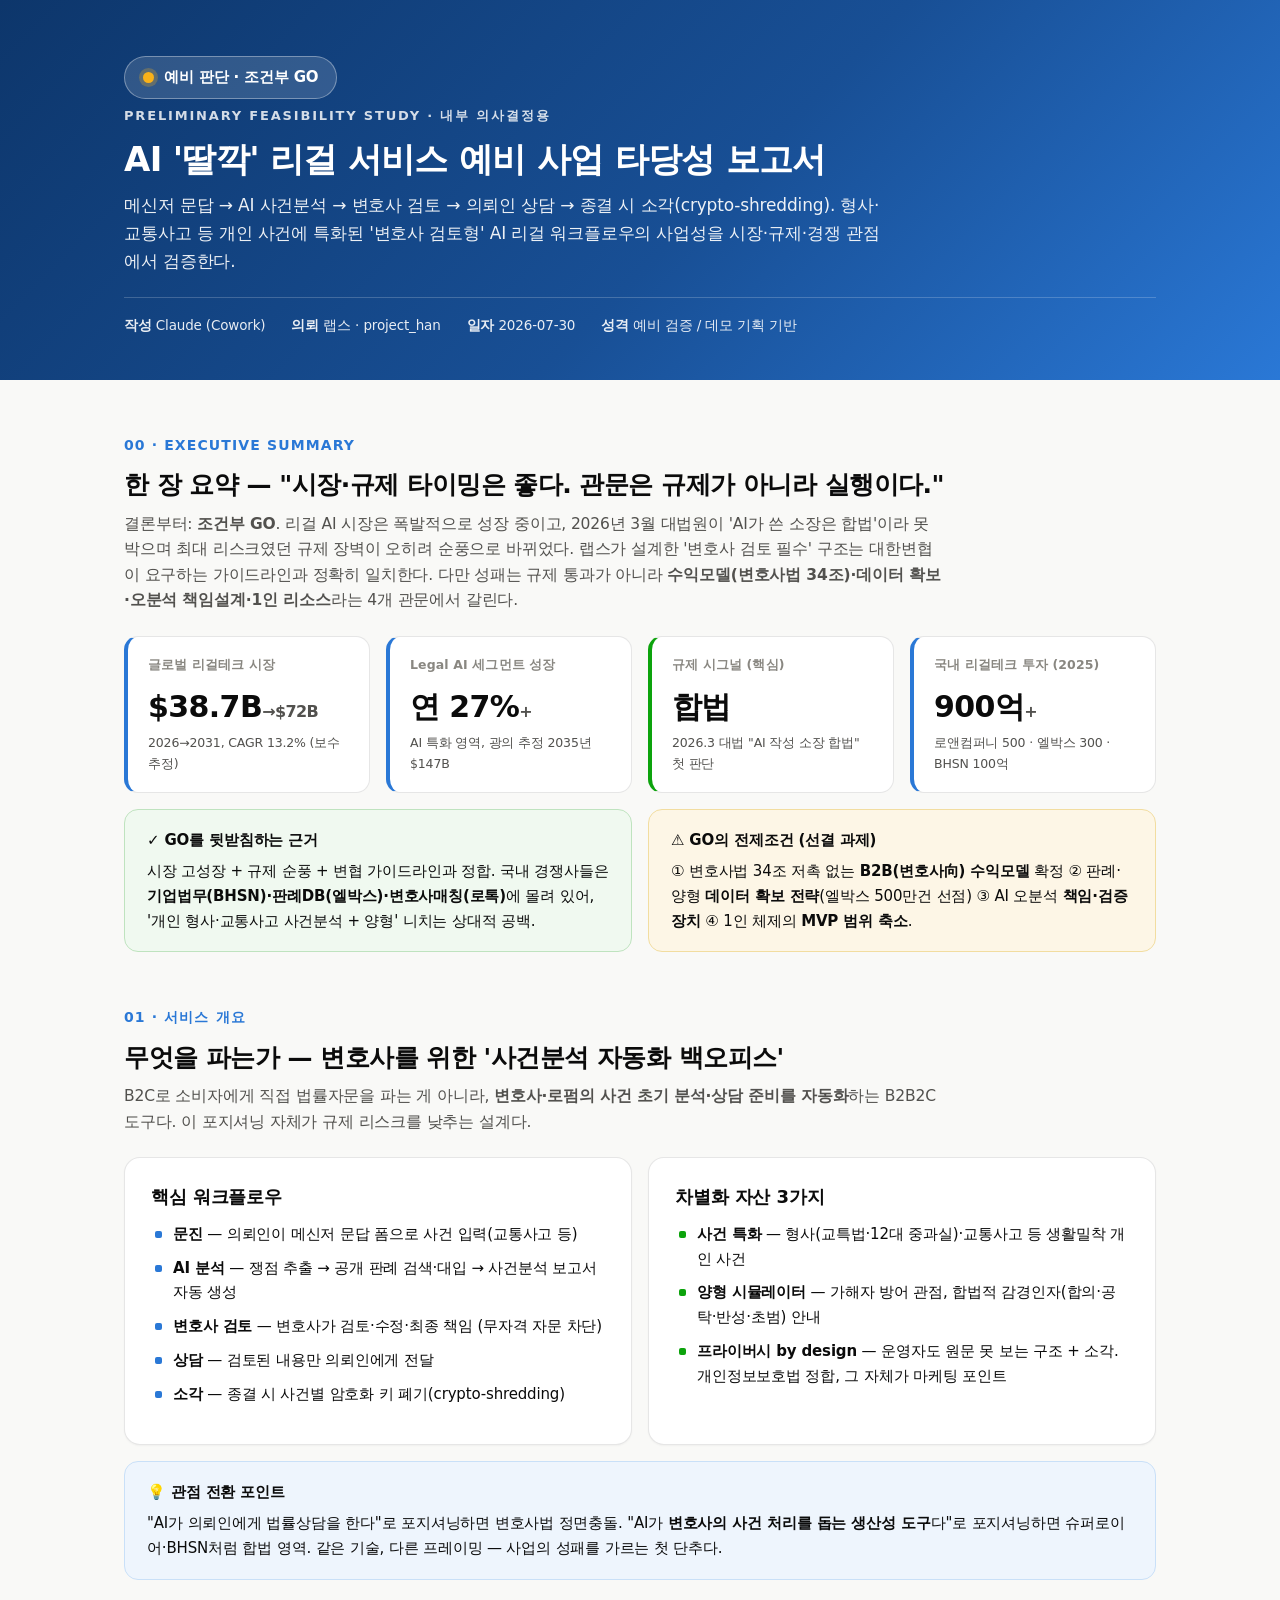
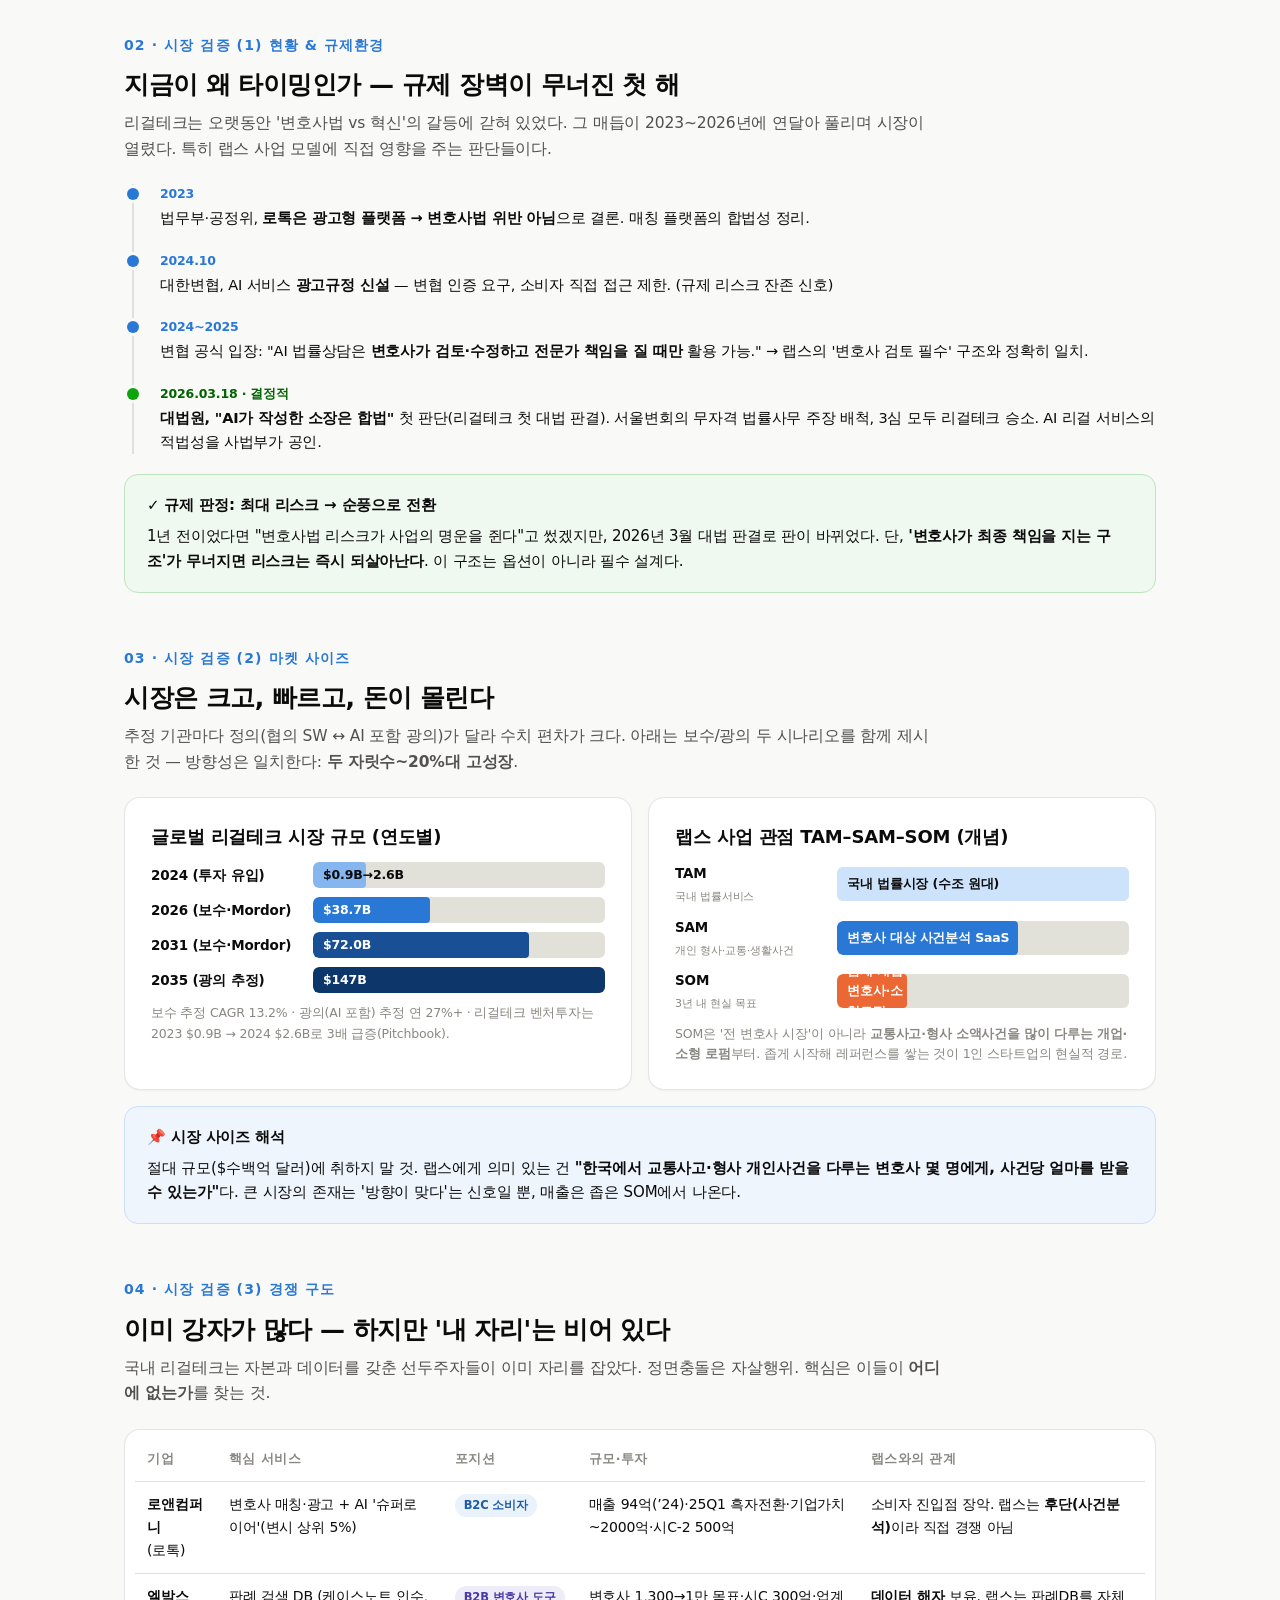
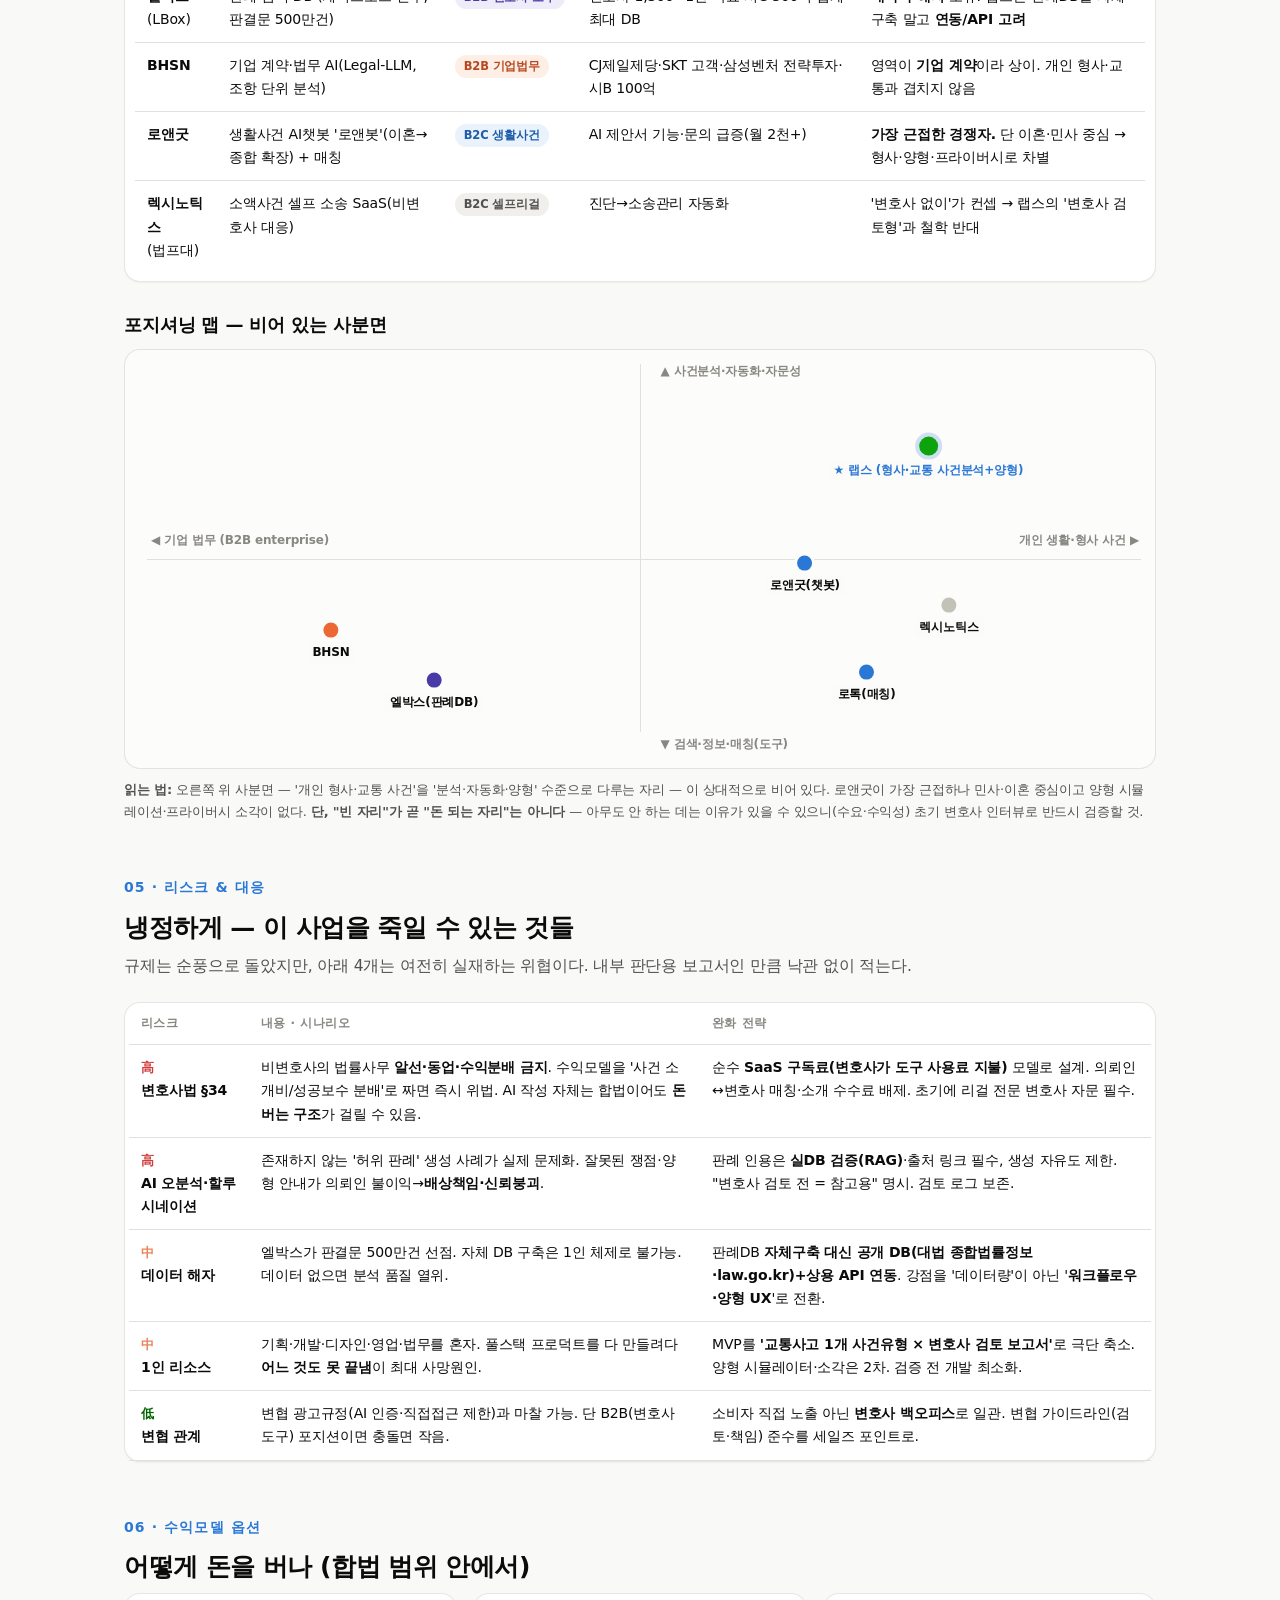
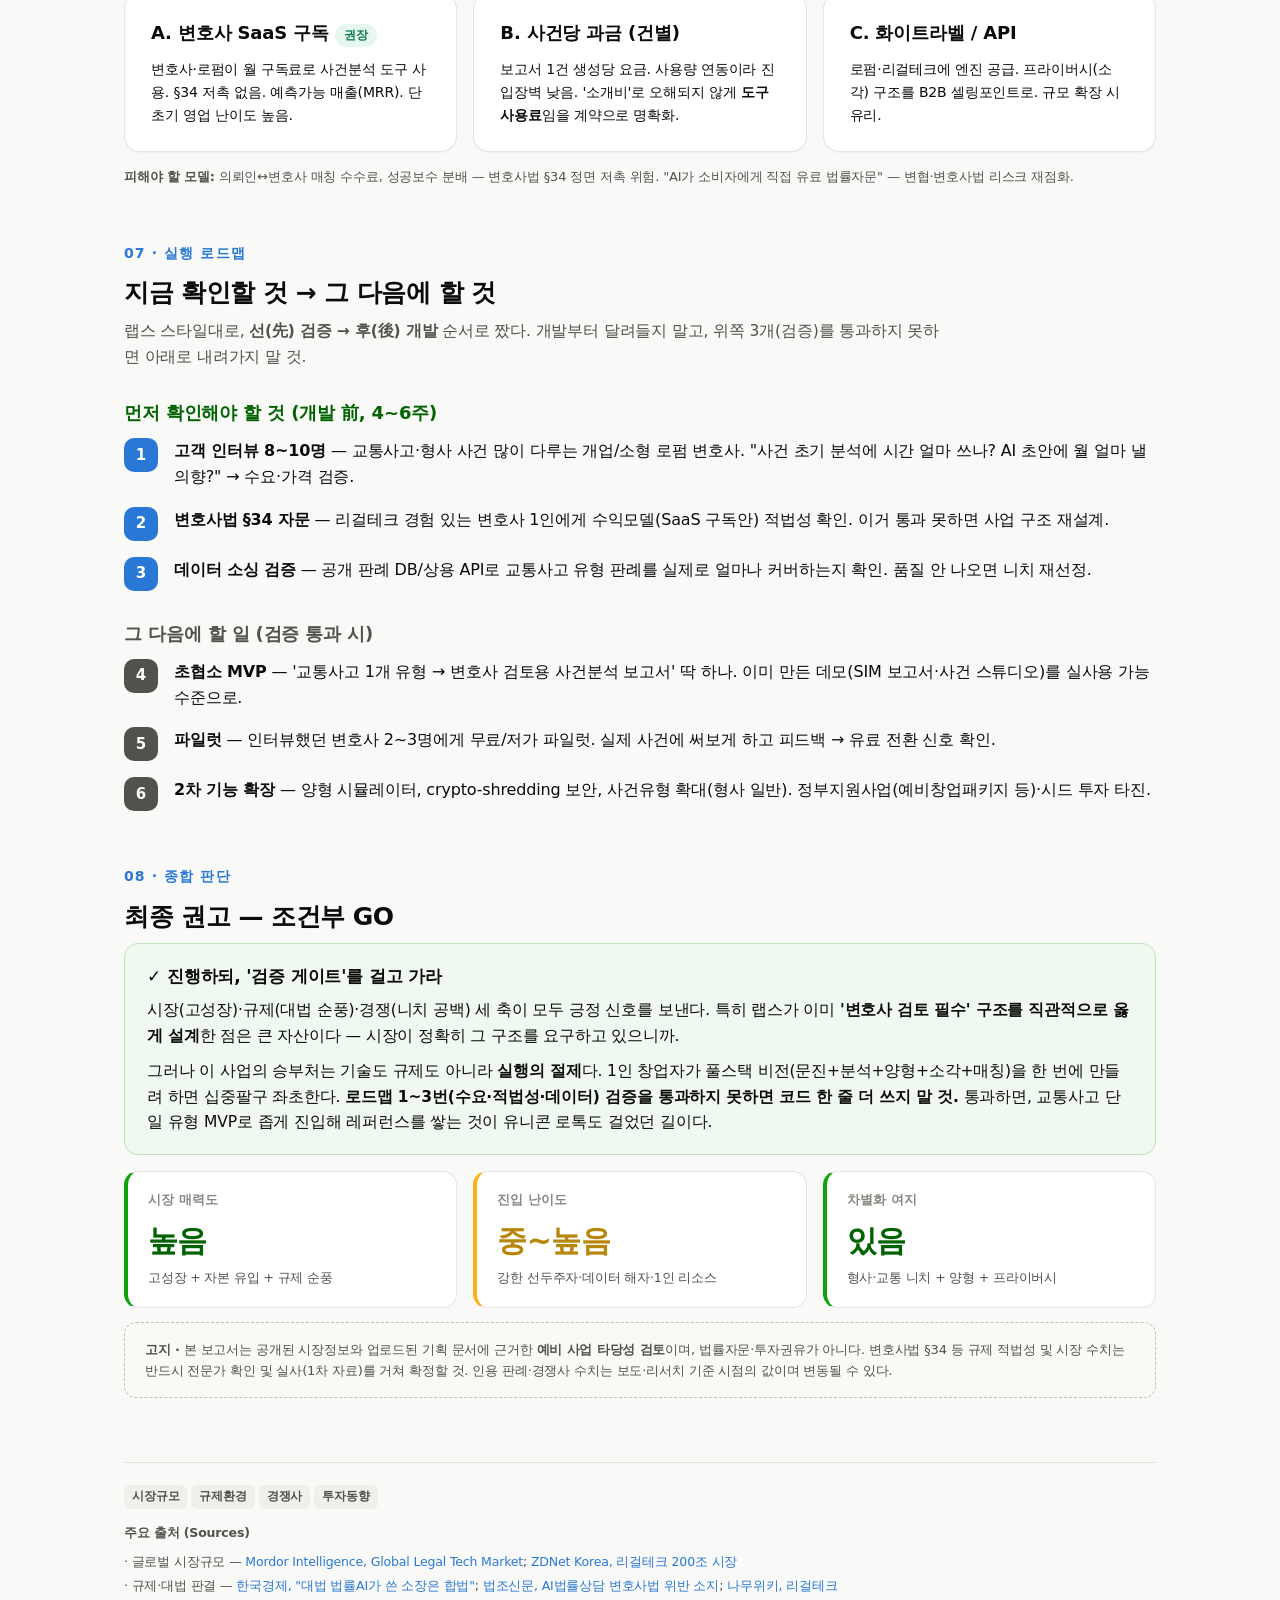
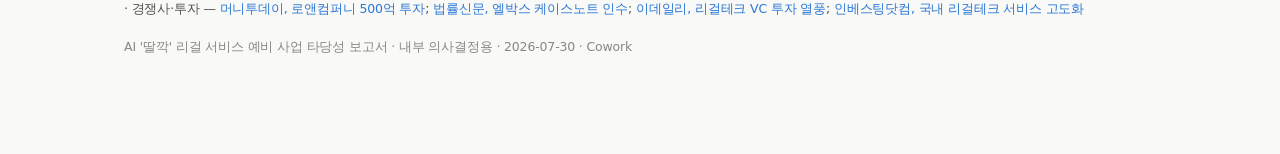
<file: index.html>
<!DOCTYPE html>
<html lang="ko">
<head>
<meta charset="UTF-8">
<meta name="viewport" content="width=device-width, initial-scale=1.0">
<title>예비 사업 타당성 보고서 · AI 딸깍 리걸 서비스</title>
<style>
  :root{
    color-scheme: light;
    --surface-1:#fcfcfb; --page:#f9f9f7; --card:#ffffff;
    --ink:#0b0b0b; --ink2:#52514e; --muted:#898781;
    --grid:#e1e0d9; --baseline:#c3c2b7; --border:rgba(11,11,11,0.10);
    --s1:#2a78d6; --s2:#eb6834; --s3:#1baf7a; --s4:#eda100;
    --s5:#e87ba4; --s7:#4a3aa7; --s8:#e34948;
    --good:#0ca30c; --warn:#fab219; --serious:#ec835a; --crit:#d03b3b;
    --good-ink:#006300;
    --blue-100:#cde2fb; --blue-250:#86b6ef; --blue-450:#2a78d6; --blue-600:#184f95;
  }
  *{box-sizing:border-box;}
  html{scroll-behavior:smooth;}
  body{
    margin:0; background:var(--page); color:var(--ink);
    font-family:system-ui,-apple-system,"Segoe UI","Apple SD Gothic Neo","Malgun Gothic",sans-serif;
    line-height:1.65; font-size:16px; letter-spacing:-0.01em;
  }
  .wrap{max-width:1080px; margin:0 auto; padding:0 24px 96px;}
  header.top{
    background:linear-gradient(135deg,#0d366b 0%,#184f95 55%,#2a78d6 100%);
    color:#fff; padding:56px 0 44px; margin-bottom:8px;
  }
  header.top .wrap{padding-bottom:0;}
  .eyebrow{font-size:13px; letter-spacing:0.14em; text-transform:uppercase; opacity:0.82; font-weight:600;}
  header.top h1{font-size:34px; line-height:1.25; margin:12px 0 10px; font-weight:800; letter-spacing:-0.02em;}
  header.top p.sub{font-size:17px; opacity:0.92; margin:0 0 22px; max-width:760px;}
  .meta-row{display:flex; flex-wrap:wrap; gap:10px 26px; font-size:13.5px; opacity:0.9; border-top:1px solid rgba(255,255,255,0.22); padding-top:16px;}
  .meta-row b{font-weight:700;}
  .verdict-badge{
    display:inline-flex; align-items:center; gap:10px; background:rgba(255,255,255,0.14);
    border:1px solid rgba(255,255,255,0.35); border-radius:999px; padding:8px 18px;
    font-weight:700; font-size:15px; margin-bottom:6px;
  }
  .verdict-badge .dot{width:11px; height:11px; border-radius:50%; background:var(--warn); box-shadow:0 0 0 4px rgba(250,178,25,0.25);}

  section{margin-top:52px;}
  .sec-num{color:var(--s1); font-weight:800; font-size:14px; letter-spacing:0.08em;}
  h2{font-size:25px; font-weight:800; margin:6px 0 6px; letter-spacing:-0.02em;}
  h2 + .lead{color:var(--ink2); font-size:15.5px; margin:0 0 22px; max-width:820px;}
  h3{font-size:18px; font-weight:750; margin:28px 0 10px;}
  p{margin:0 0 14px;}
  a{color:var(--s1); text-decoration:none;}

  .card{background:var(--card); border:1px solid var(--border); border-radius:16px; padding:24px 26px; box-shadow:0 1px 2px rgba(11,11,11,0.04);}
  .grid{display:grid; gap:16px;}
  .g2{grid-template-columns:repeat(2,1fr);} .g3{grid-template-columns:repeat(3,1fr);} .g4{grid-template-columns:repeat(4,1fr);}
  @media(max-width:760px){.g2,.g3,.g4{grid-template-columns:1fr;}}

  /* KPI tiles */
  .kpi{background:var(--card); border:1px solid var(--border); border-radius:14px; padding:18px 20px;}
  .kpi .lab{font-size:12.5px; color:var(--muted); font-weight:600; letter-spacing:0.01em;}
  .kpi .val{font-size:30px; font-weight:800; margin:6px 0 2px; letter-spacing:-0.02em;}
  .kpi .val small{font-size:16px; font-weight:700; color:var(--ink2);}
  .kpi .note{font-size:12.5px; color:var(--ink2);}
  .kpi.accent{border-left:4px solid var(--s1);}
  .kpi.accent-g{border-left:4px solid var(--good);}

  .callout{border-radius:14px; padding:18px 22px; border:1px solid var(--border); font-size:15px;}
  .callout.go{background:#f0f9f0; border-color:#bfe3bf;}
  .callout.warnbox{background:#fdf6e6; border-color:#f2dda0;}
  .callout.info{background:#eef5fd; border-color:#c9e0f8;}
  .callout .t{font-weight:800; margin-bottom:6px; display:flex; align-items:center; gap:8px;}

  table{width:100%; border-collapse:collapse; font-size:14px;}
  th,td{text-align:left; padding:11px 12px; border-bottom:1px solid var(--grid); vertical-align:top;}
  th{font-size:12.5px; color:var(--muted); text-transform:uppercase; letter-spacing:0.04em; font-weight:700;}
  td b{font-weight:700;}
  tr:last-child td{border-bottom:none;}
  .tag{display:inline-block; font-size:11.5px; font-weight:700; padding:2px 9px; border-radius:999px; white-space:nowrap;}
  .tag.b{background:#eaf2fc; color:#1c5cab;} .tag.o{background:#fdeee6; color:#b8481f;}
  .tag.g{background:#e7f6ee; color:#0a7a4f;} .tag.v{background:#eeecf8; color:#4a3aa7;}
  .tag.gray{background:#f0efec; color:#52514e;}

  ul.clean{margin:6px 0 14px; padding-left:0; list-style:none;}
  ul.clean li{position:relative; padding-left:22px; margin-bottom:9px; font-size:15px;}
  ul.clean li::before{content:""; position:absolute; left:4px; top:9px; width:7px; height:7px; border-radius:2px; background:var(--s1);}
  ul.clean.g li::before{background:var(--good);}
  ul.clean.r li::before{background:var(--crit);}

  .bar-row{display:flex; align-items:center; gap:12px; margin:9px 0;}
  .bar-row .name{width:150px; font-size:13.5px; font-weight:600; flex-shrink:0;}
  .bar-track{flex:1; background:var(--grid); border-radius:6px; height:26px; position:relative; overflow:hidden;}
  .bar-fill{height:100%; border-radius:6px 4px 4px 6px; display:flex; align-items:center; padding-left:10px; color:#fff; font-size:12.5px; font-weight:700;}
  .bar-row .amt{width:auto; font-size:13px; font-weight:700; color:var(--ink2); flex-shrink:0;}

  /* positioning map */
  .map{position:relative; height:420px; background:var(--surface-1); border:1px solid var(--border); border-radius:16px; margin-top:6px;}
  .map .axis-x, .map .axis-y{position:absolute; color:var(--muted); font-size:12px; font-weight:600;}
  .map .gl{position:absolute; background:var(--grid);}
  .dot-item{position:absolute; transform:translate(-50%,-50%); text-align:center;}
  .dot-item .pt{width:15px; height:15px; border-radius:50%; margin:0 auto 4px; box-shadow:0 0 0 3px var(--surface-1);}
  .dot-item .cap{font-size:12px; font-weight:700; white-space:nowrap; background:rgba(252,252,251,0.82); padding:1px 5px; border-radius:5px;}
  .dot-item.us .pt{width:19px; height:19px; box-shadow:0 0 0 4px rgba(42,120,214,0.22);}
  .dot-item.us .cap{color:var(--s1); font-weight:800;}

  .risk-grid{display:grid; grid-template-columns:120px 1fr 1fr; gap:0;}
  .risk-grid > div{padding:11px 12px; border-bottom:1px solid var(--grid); font-size:14px;}
  .risk-grid .h{font-size:12px; color:var(--muted); font-weight:700; text-transform:uppercase; letter-spacing:0.04em;}
  .sev{font-weight:800; font-size:12.5px;}
  .sev.hi{color:var(--crit);} .sev.mid{color:var(--serious);} .sev.lo{color:var(--good-ink);}

  .timeline{position:relative; margin-left:8px; padding-left:26px; border-left:2px solid var(--grid);}
  .tl-item{position:relative; margin-bottom:20px;}
  .tl-item::before{content:""; position:absolute; left:-33px; top:4px; width:12px; height:12px; border-radius:50%; background:var(--s1); box-shadow:0 0 0 3px var(--page);}
  .tl-item.hot::before{background:var(--good);}
  .tl-date{font-size:12.5px; font-weight:800; color:var(--s1);}
  .tl-item.hot .tl-date{color:var(--good-ink);}
  .tl-body{font-size:14.5px; margin-top:2px;}

  .step{display:flex; gap:16px; margin-bottom:16px;}
  .step .n{flex-shrink:0; width:34px; height:34px; border-radius:10px; background:var(--s1); color:#fff; font-weight:800; display:flex; align-items:center; justify-content:center; font-size:15px;}
  .step.later .n{background:var(--ink2);}
  .step .txt b{font-weight:750;}

  footer{margin-top:64px; padding-top:22px; border-top:1px solid var(--grid); font-size:12.5px; color:var(--muted);}
  .src-list{font-size:12.5px; color:var(--ink2); line-height:1.9;}
  .src-list a{color:var(--s1);}
  .pill{display:inline-block; font-size:12px; font-weight:700; color:var(--ink2); background:#f0efec; border-radius:6px; padding:2px 8px; margin:0 4px 4px 0;}
  .divider{height:1px; background:var(--grid); margin:26px 0;}
  .disclaimer{background:#faf9f6; border:1px dashed var(--baseline); border-radius:12px; padding:16px 20px; font-size:13px; color:var(--ink2); margin-top:14px;}
</style>
</head>
<body>

<header class="top">
  <div class="wrap">
    <div class="verdict-badge"><span class="dot"></span>예비 판단 · 조건부 GO</div>
    <div class="eyebrow">Preliminary Feasibility Study · 내부 의사결정용</div>
    <h1>AI '딸깍' 리걸 서비스 예비 사업 타당성 보고서</h1>
    <p class="sub">메신저 문답 → AI 사건분석 → 변호사 검토 → 의뢰인 상담 → 종결 시 소각(crypto-shredding). 형사·교통사고 등 개인 사건에 특화된 '변호사 검토형' AI 리걸 워크플로우의 사업성을 시장·규제·경쟁 관점에서 검증한다.</p>
    <div class="meta-row">
      <span><b>작성</b> Claude (Cowork)</span>
      <span><b>의뢰</b> 랩스 · project_han</span>
      <span><b>일자</b> 2026-07-30</span>
      <span><b>성격</b> 예비 검증 / 데모 기획 기반</span>
    </div>
  </div>
</header>

<div class="wrap">

  <!-- 0. Executive Summary -->
  <section id="summary">
    <span class="sec-num">00 · EXECUTIVE SUMMARY</span>
    <h2>한 장 요약 — "시장·규제 타이밍은 좋다. 관문은 규제가 아니라 실행이다."</h2>
    <p class="lead">결론부터: <b>조건부 GO</b>. 리걸 AI 시장은 폭발적으로 성장 중이고, 2026년 3월 대법원이 'AI가 쓴 소장은 합법'이라 못박으며 최대 리스크였던 규제 장벽이 오히려 순풍으로 바뀌었다. 랩스가 설계한 '변호사 검토 필수' 구조는 대한변협이 요구하는 가이드라인과 정확히 일치한다. 다만 성패는 규제 통과가 아니라 <b>수익모델(변호사법 34조)·데이터 확보·오분석 책임설계·1인 리소스</b>라는 4개 관문에서 갈린다.</p>

    <div class="grid g4" style="margin-top:22px;">
      <div class="kpi accent">
        <div class="lab">글로벌 리걸테크 시장</div>
        <div class="val">$38.7B<small>→$72B</small></div>
        <div class="note">2026→2031, CAGR 13.2% (보수 추정)</div>
      </div>
      <div class="kpi accent">
        <div class="lab">Legal AI 세그먼트 성장</div>
        <div class="val">연 27%<small>+</small></div>
        <div class="note">AI 특화 영역, 광의 추정 2035년 $147B</div>
      </div>
      <div class="kpi accent-g">
        <div class="lab">규제 시그널 (핵심)</div>
        <div class="val">합법</div>
        <div class="note">2026.3 대법 "AI 작성 소장 합법" 첫 판단</div>
      </div>
      <div class="kpi accent">
        <div class="lab">국내 리걸테크 투자 (2025)</div>
        <div class="val">900억<small>+</small></div>
        <div class="note">로앤컴퍼니 500 · 엘박스 300 · BHSN 100억</div>
      </div>
    </div>

    <div class="grid g2" style="margin-top:16px;">
      <div class="callout go">
        <div class="t">✓ GO를 뒷받침하는 근거</div>
        시장 고성장 + 규제 순풍 + 변협 가이드라인과 정합. 국내 경쟁사들은 <b>기업법무(BHSN)·판례DB(엘박스)·변호사매칭(로톡)</b>에 몰려 있어, '개인 형사·교통사고 사건분석 + 양형' 니치는 상대적 공백.
      </div>
      <div class="callout warnbox">
        <div class="t">⚠ GO의 전제조건 (선결 과제)</div>
        ① 변호사법 34조 저촉 없는 <b>B2B(변호사向) 수익모델</b> 확정 ② 판례·양형 <b>데이터 확보 전략</b>(엘박스 500만건 선점) ③ AI 오분석 <b>책임·검증 장치</b> ④ 1인 체제의 <b>MVP 범위 축소</b>.
      </div>
    </div>
  </section>

  <!-- 1. Service Overview -->
  <section id="service">
    <span class="sec-num">01 · 서비스 개요</span>
    <h2>무엇을 파는가 — 변호사를 위한 '사건분석 자동화 백오피스'</h2>
    <p class="lead">B2C로 소비자에게 직접 법률자문을 파는 게 아니라, <b>변호사·로펌의 사건 초기 분석·상담 준비를 자동화</b>하는 B2B2C 도구다. 이 포지셔닝 자체가 규제 리스크를 낮추는 설계다.</p>
    <div class="grid g2">
      <div class="card">
        <h3 style="margin-top:0;">핵심 워크플로우</h3>
        <ul class="clean">
          <li><b>문진</b> — 의뢰인이 메신저 문답 폼으로 사건 입력(교통사고 등)</li>
          <li><b>AI 분석</b> — 쟁점 추출 → 공개 판례 검색·대입 → 사건분석 보고서 자동 생성</li>
          <li><b>변호사 검토</b> — 변호사가 검토·수정·최종 책임 (무자격 자문 차단)</li>
          <li><b>상담</b> — 검토된 내용만 의뢰인에게 전달</li>
          <li><b>소각</b> — 종결 시 사건별 암호화 키 폐기(crypto-shredding)</li>
        </ul>
      </div>
      <div class="card">
        <h3 style="margin-top:0;">차별화 자산 3가지</h3>
        <ul class="clean g">
          <li><b>사건 특화</b> — 형사(교특법·12대 중과실)·교통사고 등 생활밀착 개인 사건</li>
          <li><b>양형 시뮬레이터</b> — 가해자 방어 관점, 합법적 감경인자(합의·공탁·반성·초범) 안내</li>
          <li><b>프라이버시 by design</b> — 운영자도 원문 못 보는 구조 + 소각. 개인정보보호법 정합, 그 자체가 마케팅 포인트</li>
        </ul>
      </div>
    </div>
    <div class="callout info" style="margin-top:16px;">
      <div class="t">💡 관점 전환 포인트</div>
      "AI가 의뢰인에게 법률상담을 한다"로 포지셔닝하면 변호사법 정면충돌. "AI가 <b>변호사의 사건 처리를 돕는 생산성 도구</b>다"로 포지셔닝하면 슈퍼로이어·BHSN처럼 합법 영역. 같은 기술, 다른 프레이밍 — 사업의 성패를 가르는 첫 단추다.
    </div>
  </section>

  <!-- 2. Market Status -->
  <section id="status">
    <span class="sec-num">02 · 시장 검증 (1) 현황 & 규제환경</span>
    <h2>지금이 왜 타이밍인가 — 규제 장벽이 무너진 첫 해</h2>
    <p class="lead">리걸테크는 오랫동안 '변호사법 vs 혁신'의 갈등에 갇혀 있었다. 그 매듭이 2023~2026년에 연달아 풀리며 시장이 열렸다. 특히 랩스 사업 모델에 직접 영향을 주는 판단들이다.</p>
    <div class="timeline">
      <div class="tl-item">
        <div class="tl-date">2023</div>
        <div class="tl-body">법무부·공정위, <b>로톡은 광고형 플랫폼 → 변호사법 위반 아님</b>으로 결론. 매칭 플랫폼의 합법성 정리.</div>
      </div>
      <div class="tl-item">
        <div class="tl-date">2024.10</div>
        <div class="tl-body">대한변협, AI 서비스 <b>광고규정 신설</b> — 변협 인증 요구, 소비자 직접 접근 제한. (규제 리스크 잔존 신호)</div>
      </div>
      <div class="tl-item">
        <div class="tl-date">2024~2025</div>
        <div class="tl-body">변협 공식 입장: "AI 법률상담은 <b>변호사가 검토·수정하고 전문가 책임을 질 때만</b> 활용 가능." → 랩스의 '변호사 검토 필수' 구조와 정확히 일치.</div>
      </div>
      <div class="tl-item hot">
        <div class="tl-date">2026.03.18 · 결정적</div>
        <div class="tl-body"><b>대법원, "AI가 작성한 소장은 합법"</b> 첫 판단(리걸테크 첫 대법 판결). 서울변회의 무자격 법률사무 주장 배척, 3심 모두 리걸테크 승소. AI 리걸 서비스의 적법성을 사법부가 공인.</div>
      </div>
    </div>
    <div class="callout go" style="margin-top:8px;">
      <div class="t">✓ 규제 판정: 최대 리스크 → 순풍으로 전환</div>
      1년 전이었다면 "변호사법 리스크가 사업의 명운을 쥔다"고 썼겠지만, 2026년 3월 대법 판결로 판이 바뀌었다. 단, <b>'변호사가 최종 책임을 지는 구조'가 무너지면 리스크는 즉시 되살아난다</b>. 이 구조는 옵션이 아니라 필수 설계다.
    </div>
  </section>

  <!-- 3. Market Size -->
  <section id="size">
    <span class="sec-num">03 · 시장 검증 (2) 마켓 사이즈</span>
    <h2>시장은 크고, 빠르고, 돈이 몰린다</h2>
    <p class="lead">추정 기관마다 정의(협의 SW ↔ AI 포함 광의)가 달라 수치 편차가 크다. 아래는 보수/광의 두 시나리오를 함께 제시한 것 — 방향성은 일치한다: <b>두 자릿수~20%대 고성장</b>.</p>

    <div class="grid g2">
      <div class="card">
        <h3 style="margin-top:0;">글로벌 리걸테크 시장 규모 (연도별)</h3>
        <div class="bar-row"><div class="name">2024 (투자 유입)</div><div class="bar-track"><div class="bar-fill" style="width:18%; background:var(--blue-250); color:#0b0b0b;">$0.9B→2.6B</div></div></div>
        <div class="bar-row"><div class="name">2026 (보수·Mordor)</div><div class="bar-track"><div class="bar-fill" style="width:40%; background:var(--blue-450);">$38.7B</div></div></div>
        <div class="bar-row"><div class="name">2031 (보수·Mordor)</div><div class="bar-track"><div class="bar-fill" style="width:74%; background:var(--blue-600);">$72.0B</div></div></div>
        <div class="bar-row"><div class="name">2035 (광의 추정)</div><div class="bar-track"><div class="bar-fill" style="width:100%; background:#0d366b;">$147B</div></div></div>
        <p style="font-size:12.5px; color:var(--muted); margin:10px 0 0;">보수 추정 CAGR 13.2% · 광의(AI 포함) 추정 연 27%+ · 리걸테크 벤처투자는 2023 $0.9B → 2024 $2.6B로 3배 급증(Pitchbook).</p>
      </div>
      <div class="card">
        <h3 style="margin-top:0;">랩스 사업 관점 TAM–SAM–SOM (개념)</h3>
        <div class="bar-row"><div class="name">TAM<br><span style="font-weight:400;font-size:11px;color:var(--muted);">국내 법률서비스</span></div><div class="bar-track" style="height:34px;"><div class="bar-fill" style="width:100%; background:var(--blue-100); color:#0b0b0b; height:34px;">국내 법률시장 (수조 원대)</div></div></div>
        <div class="bar-row"><div class="name">SAM<br><span style="font-weight:400;font-size:11px;color:var(--muted);">개인 형사·교통·생활사건</span></div><div class="bar-track" style="height:34px;"><div class="bar-fill" style="width:62%; background:var(--blue-450); height:34px;">변호사 대상 사건분석 SaaS</div></div></div>
        <div class="bar-row"><div class="name">SOM<br><span style="font-weight:400;font-size:11px;color:var(--muted);">3년 내 현실 목표</span></div><div class="bar-track" style="height:34px;"><div class="bar-fill" style="width:24%; background:var(--s2); height:34px;">틈새 개업변호사·소형로펌</div></div></div>
        <p style="font-size:12.5px; color:var(--muted); margin:10px 0 0;">SOM은 '전 변호사 시장'이 아니라 <b>교통사고·형사 소액사건을 많이 다루는 개업·소형 로펌</b>부터. 좁게 시작해 레퍼런스를 쌓는 것이 1인 스타트업의 현실적 경로.</p>
      </div>
    </div>
    <div class="callout info" style="margin-top:16px;">
      <div class="t">📌 시장 사이즈 해석</div>
      절대 규모($수백억 달러)에 취하지 말 것. 랩스에게 의미 있는 건 <b>"한국에서 교통사고·형사 개인사건을 다루는 변호사 몇 명에게, 사건당 얼마를 받을 수 있는가"</b>다. 큰 시장의 존재는 '방향이 맞다'는 신호일 뿐, 매출은 좁은 SOM에서 나온다.
    </div>
  </section>

  <!-- 4. Competition -->
  <section id="competition">
    <span class="sec-num">04 · 시장 검증 (3) 경쟁 구도</span>
    <h2>이미 강자가 많다 — 하지만 '내 자리'는 비어 있다</h2>
    <p class="lead">국내 리걸테크는 자본과 데이터를 갖춘 선두주자들이 이미 자리를 잡았다. 정면충돌은 자살행위. 핵심은 이들이 <b>어디에 없는가</b>를 찾는 것.</p>

    <div class="card" style="padding:8px 10px; overflow-x:auto;">
      <table>
        <thead><tr><th>기업</th><th>핵심 서비스</th><th>포지션</th><th>규모·투자</th><th>랩스와의 관계</th></tr></thead>
        <tbody>
          <tr><td><b>로앤컴퍼니</b><br>(로톡)</td><td>변호사 매칭·광고 + AI '슈퍼로이어'(변시 상위 5%)</td><td><span class="tag b">B2C 소비자</span></td><td>매출 94억(’24)·25Q1 흑자전환·기업가치 ~2000억·시C-2 500억</td><td>소비자 진입점 장악. 랩스는 <b>후단(사건분석)</b>이라 직접 경쟁 아님</td></tr>
          <tr><td><b>엘박스</b><br>(LBox)</td><td>판례 검색 DB (케이스노트 인수, 판결문 500만건)</td><td><span class="tag v">B2B 변호사 도구</span></td><td>변호사 1,300→1만 목표·시C 300억·업계 최대 DB</td><td><b>데이터 해자</b> 보유. 랩스는 판례DB를 자체 구축 말고 <b>연동/API 고려</b></td></tr>
          <tr><td><b>BHSN</b></td><td>기업 계약·법무 AI(Legal-LLM, 조항 단위 분석)</td><td><span class="tag o">B2B 기업법무</span></td><td>CJ제일제당·SKT 고객·삼성벤처 전략투자·시B 100억</td><td>영역이 <b>기업 계약</b>이라 상이. 개인 형사·교통과 겹치지 않음</td></tr>
          <tr><td><b>로앤굿</b></td><td>생활사건 AI챗봇 '로앤봇'(이혼→종합 확장) + 매칭</td><td><span class="tag b">B2C 생활사건</span></td><td>AI 제안서 기능·문의 급증(월 2천+)</td><td><b>가장 근접한 경쟁자.</b> 단 이혼·민사 중심 → 형사·양형·프라이버시로 차별</td></tr>
          <tr><td><b>렉시노틱스</b><br>(법프대)</td><td>소액사건 셀프 소송 SaaS(비변호사 대응)</td><td><span class="tag gray">B2C 셀프리걸</span></td><td>진단→소송관리 자동화</td><td>'변호사 없이'가 컨셉 → 랩스의 '변호사 검토형'과 철학 반대</td></tr>
        </tbody>
      </table>
    </div>

    <h3>포지셔닝 맵 — 비어 있는 사분면</h3>
    <div class="map">
      <!-- gridlines -->
      <div class="gl" style="left:50%; top:14px; bottom:36px; width:1px;"></div>
      <div class="gl" style="top:50%; left:22px; right:14px; height:1px;"></div>
      <!-- axis labels -->
      <div class="axis-x" style="left:26px; top:50%; transform:translateY(-140%);">◀ 기업 법무 (B2B enterprise)</div>
      <div class="axis-x" style="right:16px; top:50%; transform:translateY(-140%); text-align:right;">개인 생활·형사 사건 ▶</div>
      <div class="axis-y" style="left:52%; top:12px;">▲ 사건분석·자동화·자문성</div>
      <div class="axis-y" style="left:52%; bottom:14px;">▼ 검색·정보·매칭(도구)</div>
      <!-- dots: x=left%, y=top% (top=high analysis) -->
      <div class="dot-item" style="left:20%; top:70%;"><div class="pt" style="background:var(--s2);"></div><div class="cap">BHSN</div></div>
      <div class="dot-item" style="left:30%; top:82%;"><div class="pt" style="background:var(--s7);"></div><div class="cap">엘박스(판례DB)</div></div>
      <div class="dot-item" style="left:72%; top:80%;"><div class="pt" style="background:var(--s1);"></div><div class="cap">로톡(매칭)</div></div>
      <div class="dot-item" style="left:66%; top:54%;"><div class="pt" style="background:var(--blue-450);"></div><div class="cap">로앤굿(챗봇)</div></div>
      <div class="dot-item" style="left:80%; top:64%;"><div class="pt" style="background:var(--baseline);"></div><div class="cap">렉시노틱스</div></div>
      <div class="dot-item us" style="left:78%; top:26%;"><div class="pt" style="background:var(--good);"></div><div class="cap">★ 랩스 (형사·교통 사건분석+양형)</div></div>
    </div>
    <p style="font-size:13px; color:var(--ink2); margin-top:10px;"><b>읽는 법:</b> 오른쪽 위 사분면 — '개인 형사·교통 사건'을 '분석·자동화·양형' 수준으로 다루는 자리 — 이 상대적으로 비어 있다. 로앤굿이 가장 근접하나 민사·이혼 중심이고 양형 시뮬레이션·프라이버시 소각이 없다. <b>단, "빈 자리"가 곧 "돈 되는 자리"는 아니다</b> — 아무도 안 하는 데는 이유가 있을 수 있으니(수요·수익성) 초기 변호사 인터뷰로 반드시 검증할 것.</p>
  </section>

  <!-- 5. Risk -->
  <section id="risk">
    <span class="sec-num">05 · 리스크 & 대응</span>
    <h2>냉정하게 — 이 사업을 죽일 수 있는 것들</h2>
    <p class="lead">규제는 순풍으로 돌았지만, 아래 4개는 여전히 실재하는 위협이다. 내부 판단용 보고서인 만큼 낙관 없이 적는다.</p>
    <div class="card" style="padding:0 4px;">
      <div class="risk-grid">
        <div class="h">리스크</div><div class="h">내용 · 시나리오</div><div class="h">완화 전략</div>

        <div><span class="sev hi">高</span><br><b>변호사법 §34</b></div>
        <div>비변호사의 법률사무 <b>알선·동업·수익분배 금지</b>. 수익모델을 '사건 소개비/성공보수 분배'로 짜면 즉시 위법. AI 작성 자체는 합법이어도 <b>돈 버는 구조</b>가 걸릴 수 있음.</div>
        <div>순수 <b>SaaS 구독료(변호사가 도구 사용료 지불)</b> 모델로 설계. 의뢰인↔변호사 매칭·소개 수수료 배제. 초기에 리걸 전문 변호사 자문 필수.</div>

        <div><span class="sev hi">高</span><br><b>AI 오분석·할루시네이션</b></div>
        <div>존재하지 않는 '허위 판례' 생성 사례가 실제 문제화. 잘못된 쟁점·양형 안내가 의뢰인 불이익→<b>배상책임·신뢰붕괴</b>.</div>
        <div>판례 인용은 <b>실DB 검증(RAG)</b>·출처 링크 필수, 생성 자유도 제한. "변호사 검토 전 = 참고용" 명시. 검토 로그 보존.</div>

        <div><span class="sev mid">中</span><br><b>데이터 해자</b></div>
        <div>엘박스가 판결문 500만건 선점. 자체 DB 구축은 1인 체제로 불가능. 데이터 없으면 분석 품질 열위.</div>
        <div>판례DB <b>자체구축 대신 공개 DB(대법 종합법률정보·law.go.kr)+상용 API 연동</b>. 강점을 '데이터량'이 아닌 '<b>워크플로우·양형 UX</b>'로 전환.</div>

        <div><span class="sev mid">中</span><br><b>1인 리소스</b></div>
        <div>기획·개발·디자인·영업·법무를 혼자. 풀스택 프로덕트를 다 만들려다 <b>어느 것도 못 끝냄</b>이 최대 사망원인.</div>
        <div>MVP를 <b>'교통사고 1개 사건유형 × 변호사 검토 보고서'</b>로 극단 축소. 양형 시뮬레이터·소각은 2차. 검증 전 개발 최소화.</div>

        <div><span class="sev lo">低</span><br><b>변협 관계</b></div>
        <div>변협 광고규정(AI 인증·직접접근 제한)과 마찰 가능. 단 B2B(변호사 도구) 포지션이면 충돌면 작음.</div>
        <div>소비자 직접 노출 아닌 <b>변호사 백오피스</b>로 일관. 변협 가이드라인(검토·책임) 준수를 세일즈 포인트로.</div>
      </div>
    </div>
  </section>

  <!-- 6. Revenue -->
  <section id="revenue">
    <span class="sec-num">06 · 수익모델 옵션</span>
    <h2>어떻게 돈을 버나 (합법 범위 안에서)</h2>
    <div class="grid g3">
      <div class="card">
        <h3 style="margin-top:0;">A. 변호사 SaaS 구독 <span class="tag g">권장</span></h3>
        <p style="font-size:14px; margin:0;">변호사·로펌이 월 구독료로 사건분석 도구 사용. §34 저촉 없음. 예측가능 매출(MRR). 단 초기 영업 난이도 높음.</p>
      </div>
      <div class="card">
        <h3 style="margin-top:0;">B. 사건당 과금 (건별)</h3>
        <p style="font-size:14px; margin:0;">보고서 1건 생성당 요금. 사용량 연동이라 진입장벽 낮음. '소개비'로 오해되지 않게 <b>도구 사용료</b>임을 계약으로 명확화.</p>
      </div>
      <div class="card">
        <h3 style="margin-top:0;">C. 화이트라벨 / API</h3>
        <p style="font-size:14px; margin:0;">로펌·리걸테크에 엔진 공급. 프라이버시(소각) 구조를 B2B 셀링포인트로. 규모 확장 시 유리.</p>
      </div>
    </div>
    <p style="font-size:13px; color:var(--ink2); margin-top:14px;"><b>피해야 할 모델:</b> 의뢰인↔변호사 매칭 수수료, 성공보수 분배 — 변호사법 §34 정면 저촉 위험. "AI가 소비자에게 직접 유료 법률자문" — 변협·변호사법 리스크 재점화.</p>
  </section>

  <!-- 7. Roadmap: 앞에서 확인할 것 → 뒤에 할 일 -->
  <section id="roadmap">
    <span class="sec-num">07 · 실행 로드맵</span>
    <h2>지금 확인할 것 → 그 다음에 할 것</h2>
    <p class="lead">랩스 스타일대로, <b>선(先) 검증 → 후(後) 개발</b> 순서로 짰다. 개발부터 달려들지 말고, 위쪽 3개(검증)를 통과하지 못하면 아래로 내려가지 말 것.</p>

    <h3 style="color:var(--good-ink);">먼저 확인해야 할 것 (개발 前, 4~6주)</h3>
    <div class="step"><div class="n">1</div><div class="txt"><b>고객 인터뷰 8~10명</b> — 교통사고·형사 사건 많이 다루는 개업/소형 로펌 변호사. "사건 초기 분석에 시간 얼마 쓰나? AI 초안에 월 얼마 낼 의향?" → 수요·가격 검증.</div></div>
    <div class="step"><div class="n">2</div><div class="txt"><b>변호사법 §34 자문</b> — 리걸테크 경험 있는 변호사 1인에게 수익모델(SaaS 구독안) 적법성 확인. 이거 통과 못하면 사업 구조 재설계.</div></div>
    <div class="step"><div class="n">3</div><div class="txt"><b>데이터 소싱 검증</b> — 공개 판례 DB/상용 API로 교통사고 유형 판례를 실제로 얼마나 커버하는지 확인. 품질 안 나오면 니치 재선정.</div></div>

    <h3 style="color:var(--ink2);">그 다음에 할 일 (검증 통과 시)</h3>
    <div class="step later"><div class="n">4</div><div class="txt"><b>초협소 MVP</b> — '교통사고 1개 유형 → 변호사 검토용 사건분석 보고서' 딱 하나. 이미 만든 데모(SIM 보고서·사건 스튜디오)를 실사용 가능 수준으로.</div></div>
    <div class="step later"><div class="n">5</div><div class="txt"><b>파일럿</b> — 인터뷰했던 변호사 2~3명에게 무료/저가 파일럿. 실제 사건에 써보게 하고 피드백 → 유료 전환 신호 확인.</div></div>
    <div class="step later"><div class="n">6</div><div class="txt"><b>2차 기능 확장</b> — 양형 시뮬레이터, crypto-shredding 보안, 사건유형 확대(형사 일반). 정부지원사업(예비창업패키지 등)·시드 투자 타진.</div></div>
  </section>

  <!-- 8. Verdict -->
  <section id="verdict">
    <span class="sec-num">08 · 종합 판단</span>
    <h2>최종 권고 — 조건부 GO</h2>
    <div class="callout go" style="font-size:15.5px;">
      <div class="t" style="font-size:17px;">✓ 진행하되, '검증 게이트'를 걸고 가라</div>
      <p style="margin:8px 0 0;">시장(고성장)·규제(대법 순풍)·경쟁(니치 공백) 세 축이 모두 긍정 신호를 보낸다. 특히 랩스가 이미 <b>'변호사 검토 필수' 구조를 직관적으로 옳게 설계</b>한 점은 큰 자산이다 — 시장이 정확히 그 구조를 요구하고 있으니까.</p>
      <p style="margin:10px 0 0;">그러나 이 사업의 승부처는 기술도 규제도 아니라 <b>실행의 절제</b>다. 1인 창업자가 풀스택 비전(문진+분석+양형+소각+매칭)을 한 번에 만들려 하면 십중팔구 좌초한다. <b>로드맵 1~3번(수요·적법성·데이터) 검증을 통과하지 못하면 코드 한 줄 더 쓰지 말 것.</b> 통과하면, 교통사고 단일 유형 MVP로 좁게 진입해 레퍼런스를 쌓는 것이 유니콘 로톡도 걸었던 길이다.</p>
    </div>
    <div class="grid g3" style="margin-top:16px;">
      <div class="kpi accent-g"><div class="lab">시장 매력도</div><div class="val" style="color:var(--good-ink);">높음</div><div class="note">고성장 + 자본 유입 + 규제 순풍</div></div>
      <div class="kpi" style="border-left:4px solid var(--warn);"><div class="lab">진입 난이도</div><div class="val" style="color:#b8860b;">중~높음</div><div class="note">강한 선두주자·데이터 해자·1인 리소스</div></div>
      <div class="kpi accent-g"><div class="lab">차별화 여지</div><div class="val" style="color:var(--good-ink);">있음</div><div class="note">형사·교통 니치 + 양형 + 프라이버시</div></div>
    </div>

    <div class="disclaimer">
      <b>고지 ·</b> 본 보고서는 공개된 시장정보와 업로드된 기획 문서에 근거한 <b>예비 사업 타당성 검토</b>이며, 법률자문·투자권유가 아니다. 변호사법 §34 등 규제 적법성 및 시장 수치는 반드시 전문가 확인 및 실사(1차 자료)를 거쳐 확정할 것. 인용 판례·경쟁사 수치는 보도·리서치 기준 시점의 값이며 변동될 수 있다.
    </div>
  </section>

  <!-- Sources -->
  <footer>
    <div style="margin-bottom:10px;"><span class="pill">시장규모</span><span class="pill">규제환경</span><span class="pill">경쟁사</span><span class="pill">투자동향</span></div>
    <b style="color:var(--ink2);">주요 출처 (Sources)</b>
    <div class="src-list" style="margin-top:6px;">
      · 글로벌 시장규모 — <a href="https://www.mordorintelligence.com/industry-reports/global-legal-tech-market">Mordor Intelligence, Global Legal Tech Market</a>; <a href="https://zdnet.co.kr/view/?no=20260218160643">ZDNet Korea, 리걸테크 200조 시장</a><br>
      · 규제·대법 판결 — <a href="https://www.hankyung.com/article/2026031805471">한국경제, "대법 법률AI가 쓴 소장은 합법"</a>; <a href="https://news.koreanbar.or.kr/news/articleView.html?idxno=30452">법조신문, AI법률상담 변호사법 위반 소지</a>; <a href="https://namu.wiki/w/%EB%A6%AC%EA%B1%B8%ED%85%8C%ED%81%AC">나무위키, 리걸테크</a><br>
      · 경쟁사·투자 — <a href="https://www.mt.co.kr/future/2025/07/19/2025071816580782900">머니투데이, 로앤컴퍼니 500억 투자</a>; <a href="https://www.lawtimes.co.kr/news/articleView.html?idxno=200940">법률신문, 엘박스 케이스노트 인수</a>; <a href="https://marketin.edaily.co.kr/News/Read?newsId=04054086642296512">이데일리, 리걸테크 VC 투자 열풍</a>; <a href="https://kr.investing.com/news/markets/article-943270">인베스팅닷컴, 국내 리걸테크 서비스 고도화</a>
    </div>
    <div style="margin-top:16px; color:var(--muted);">AI '딸깍' 리걸 서비스 예비 사업 타당성 보고서 · 내부 의사결정용 · 2026-07-30 · Cowork</div>
  </footer>

</div>
</body>
</html>
</file>
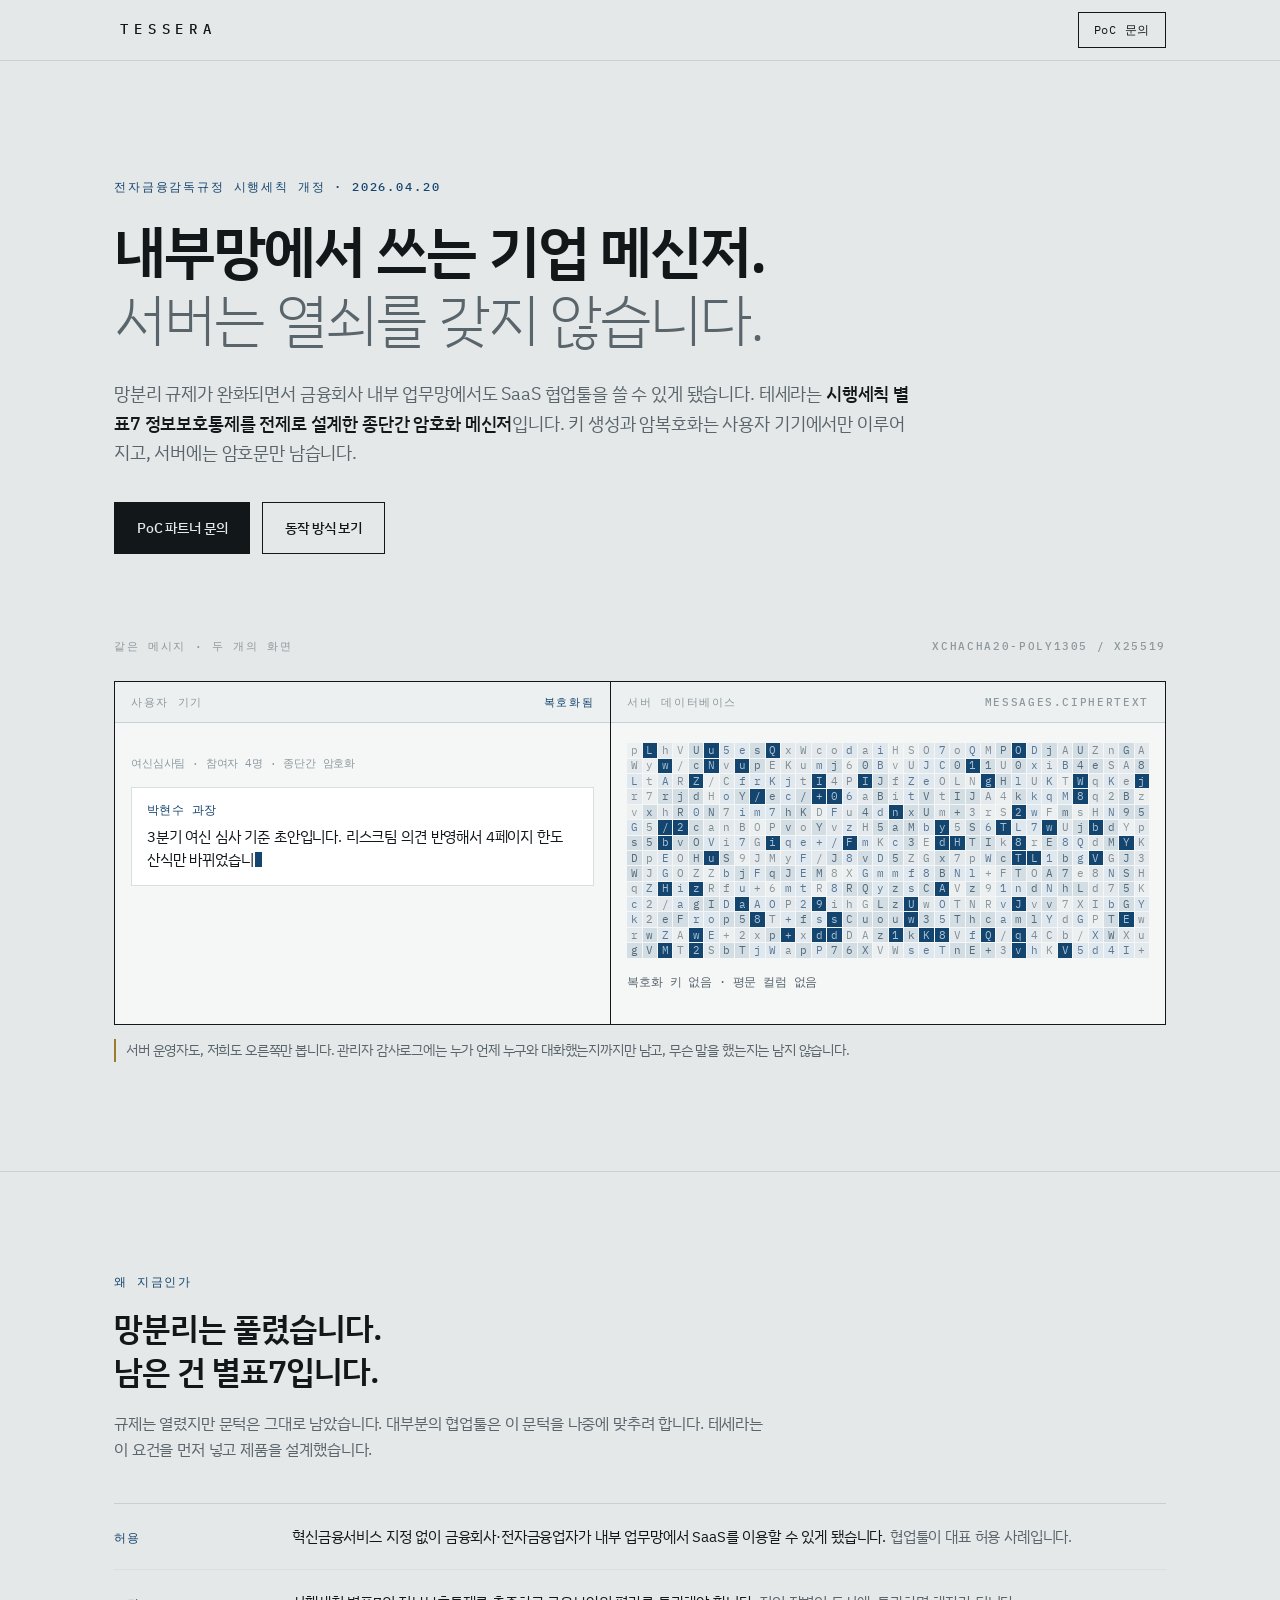
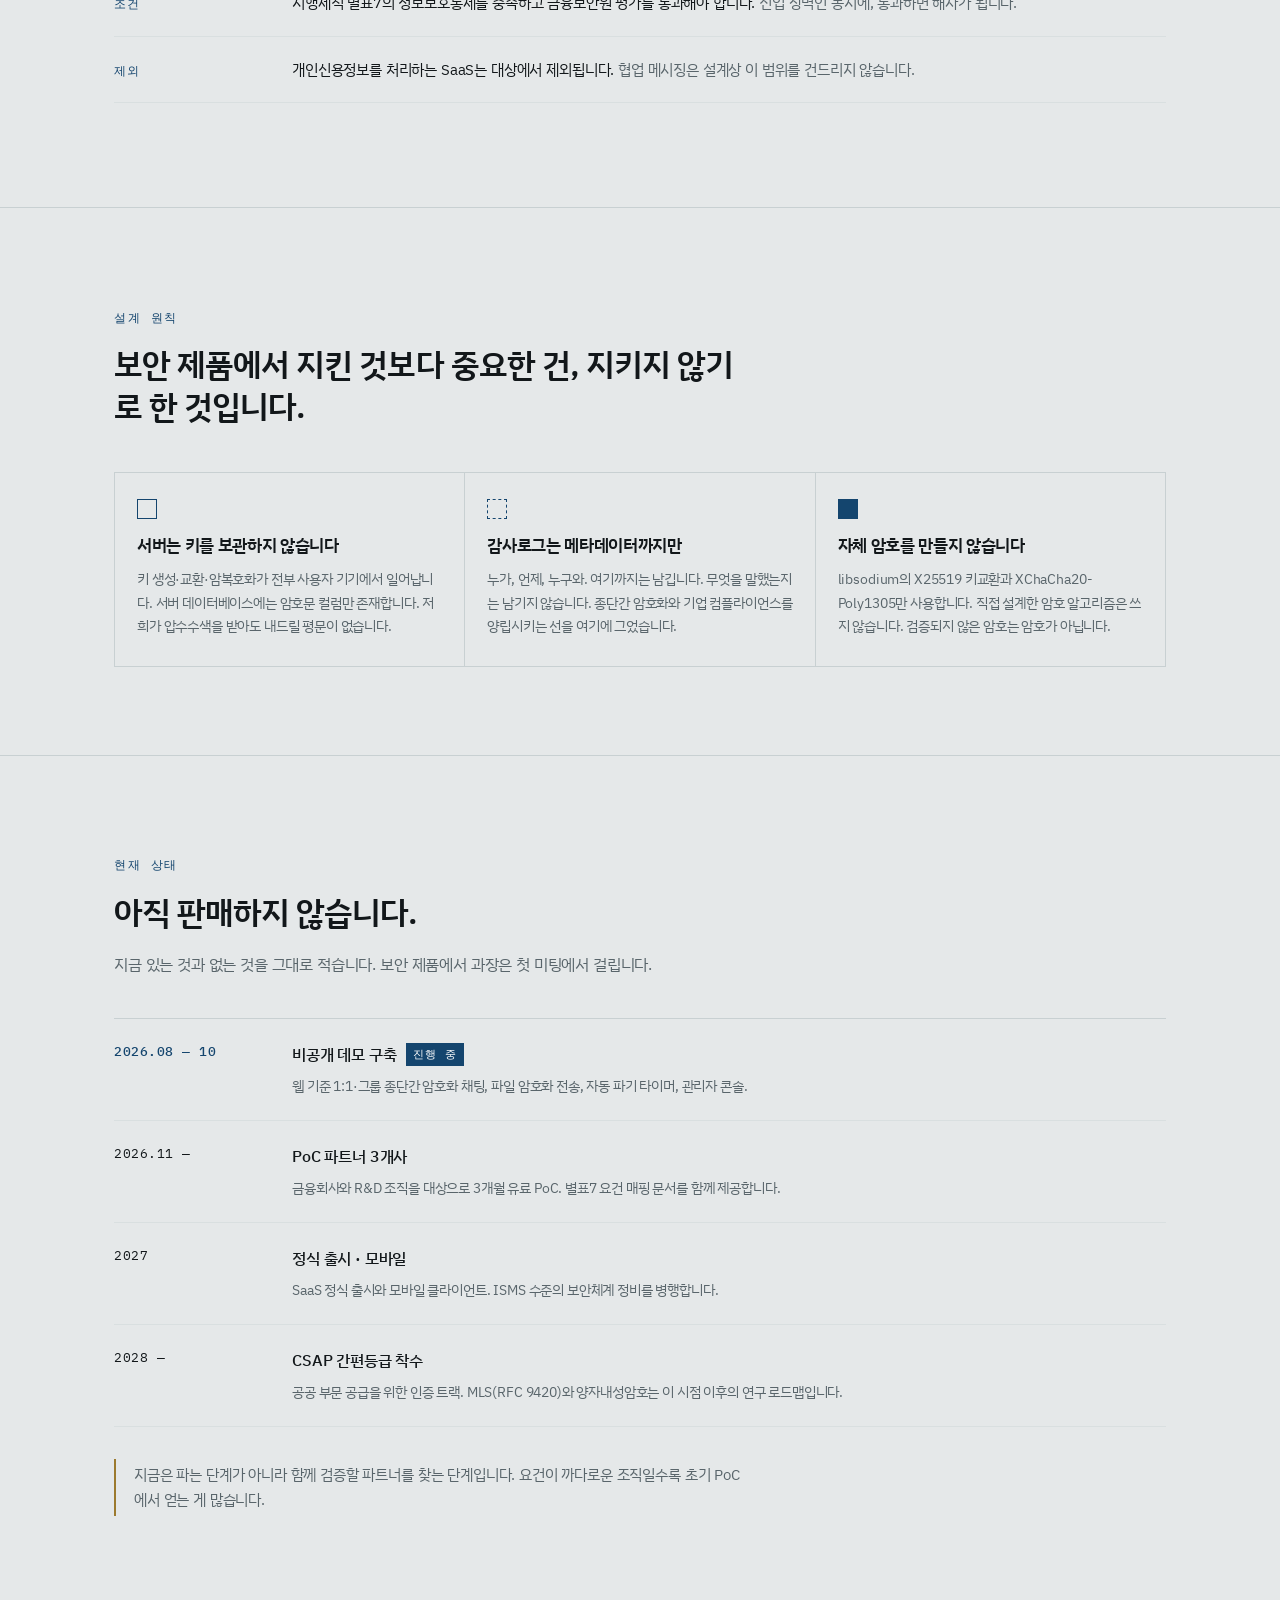
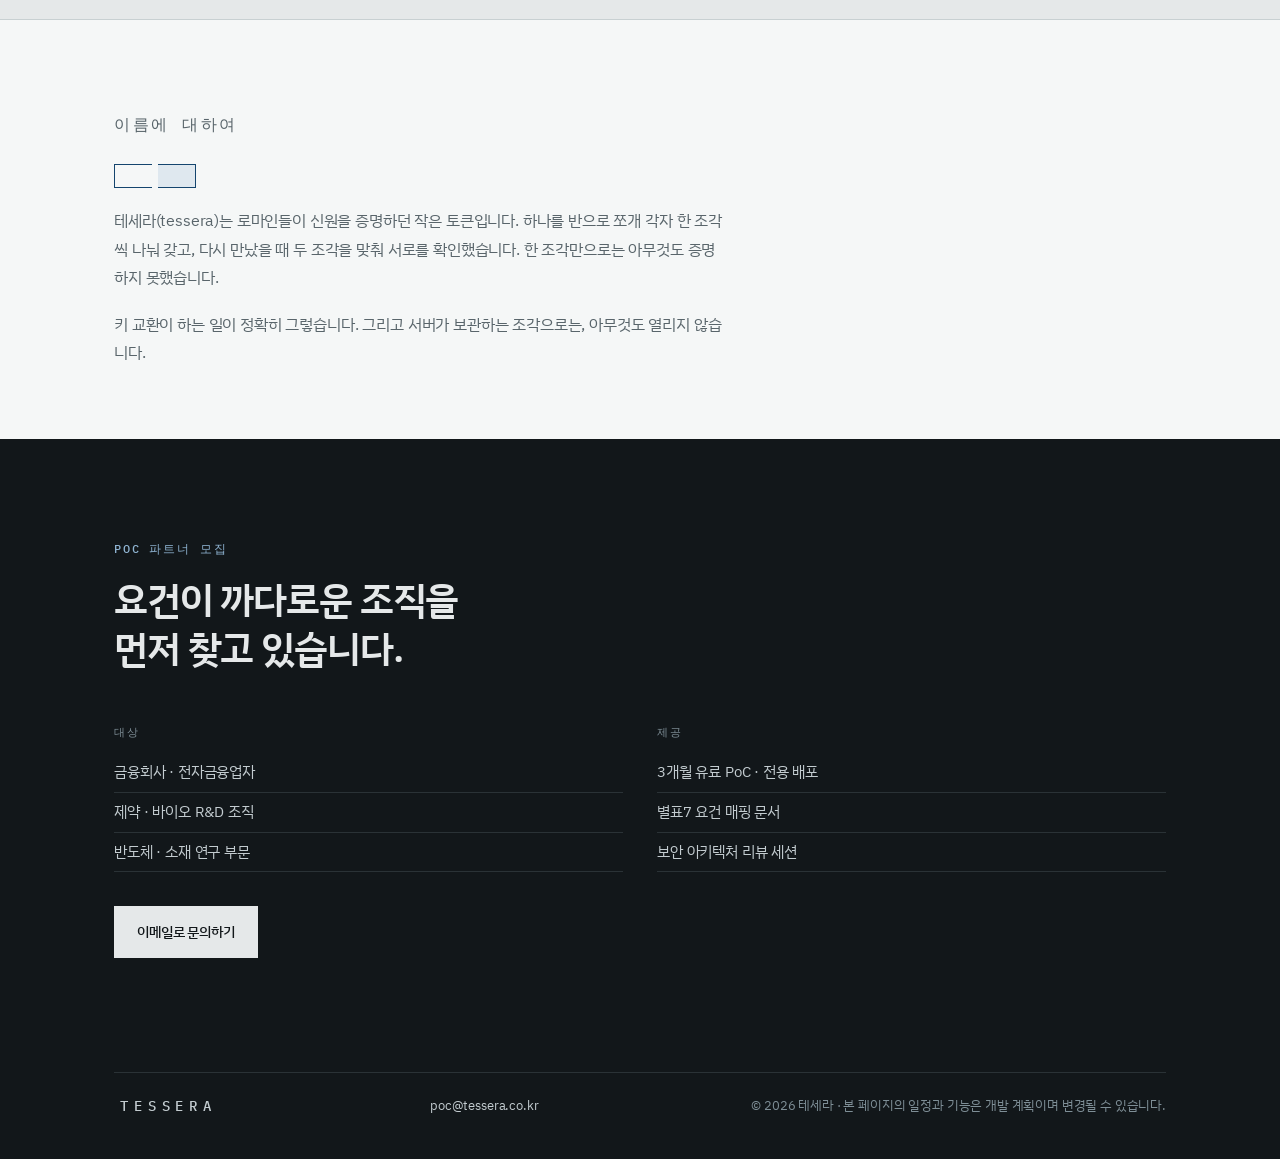
<file: TESSERA.html>
<!DOCTYPE html>
<html lang="ko">
<head>
<meta charset="utf-8">
<meta name="viewport" content="width=device-width, initial-scale=1">
<!-- 상표 출원 전까지 색인 차단. 아웃리치 링크로만 접근. 출원 후 이 줄을 지우세요. -->
<meta name="robots" content="noindex, nofollow">
<title>테세라 — 서버가 열쇠를 갖지 않는 기업 메신저</title>
<meta name="description" content="망분리 규제 완화 이후 금융·R&D 조직이 도입할 수 있는 종단간 암호화 협업 메신저. 암복호화는 사용자 기기에서만 이루어집니다.">
<meta property="og:title" content="테세라 — 서버가 열쇠를 갖지 않는 기업 메신저">
<meta property="og:description" content="시행세칙 별표7 정보보호통제를 전제로 설계한 종단간 암호화 메신저. PoC 파트너를 모집합니다.">
<meta property="og:type" content="website">
<link rel="preconnect" href="https://fonts.googleapis.com">
<link rel="preconnect" href="https://fonts.gstatic.com" crossorigin>
<link href="https://fonts.googleapis.com/css2?family=IBM+Plex+Mono:wght@400;500&family=IBM+Plex+Sans+KR:wght@300;400;500;600&display=swap" rel="stylesheet">
<style>
  :root{
    --ground:#E5E8E9;
    --surface:#F5F7F7;
    --surface-2:#EDF0F1;
    --ink:#12171A;
    --ink-2:#59656B;
    --ink-3:#8C989D;
    --rule:#C8D0D2;
    --rule-soft:#D9DFE0;
    --lapis:#14456E;
    --lapis-tint:#DFE8EF;
    --gold:#9C7A2E;
    --pad:clamp(20px,5vw,64px);
    --maxw:1180px;
  }
  *{box-sizing:border-box}
  html{-webkit-text-size-adjust:100%}
  body{
    margin:0;background:var(--ground);color:var(--ink);
    font-family:"IBM Plex Sans KR",system-ui,-apple-system,sans-serif;
    font-weight:400;line-height:1.7;letter-spacing:-.01em;
    -webkit-font-smoothing:antialiased;
  }
  ::selection{background:var(--lapis);color:#fff}
  a{color:inherit}
  .wrap{max-width:var(--maxw);margin:0 auto;padding-left:var(--pad);padding-right:var(--pad)}

  /* ---------- utility type ---------- */
  .mono{font-family:"IBM Plex Mono",ui-monospace,monospace;font-variant-ligatures:none}
  .eyebrow{
    font-family:"IBM Plex Mono",monospace;font-size:11.5px;font-weight:500;
    letter-spacing:.16em;text-transform:uppercase;color:var(--lapis);
  }
  .label{
    font-family:"IBM Plex Mono",monospace;font-size:11px;font-weight:500;
    letter-spacing:.15em;text-transform:uppercase;color:var(--ink-3);
  }

  /* ---------- header ---------- */
  header{
    position:sticky;top:0;z-index:40;background:rgba(229,232,233,.82);
    backdrop-filter:saturate(1.4) blur(10px);border-bottom:1px solid var(--rule);
  }
  .bar{display:flex;align-items:center;justify-content:space-between;height:60px;gap:16px}
  .mark{
    font-family:"IBM Plex Mono",monospace;font-weight:500;font-size:14px;
    letter-spacing:.42em;text-indent:.42em;text-decoration:none;white-space:nowrap;
  }
  .bar .cta-sm{
    font-family:"IBM Plex Mono",monospace;font-size:12px;letter-spacing:.06em;
    text-decoration:none;border:1px solid var(--ink);padding:7px 15px;
    transition:background .18s ease,color .18s ease;
  }
  .bar .cta-sm:hover{background:var(--ink);color:var(--ground)}

  /* ---------- hero ---------- */
  .hero{padding-top:clamp(56px,9vw,104px);padding-bottom:clamp(40px,6vw,72px)}
  h1{
    font-size:clamp(30px,5.1vw,58px);font-weight:600;line-height:1.18;
    letter-spacing:-.035em;margin:20px 0 0;max-width:16em;
  }
  h1 .soft{font-weight:300;color:var(--ink-2)}
  .lede{
    margin:26px 0 0;max-width:46em;font-size:clamp(15px,1.55vw,17.5px);
    color:var(--ink-2);font-weight:400;
  }
  .lede strong{color:var(--ink);font-weight:500}
  .actions{display:flex;flex-wrap:wrap;gap:12px;margin-top:34px}
  .btn{
    display:inline-flex;align-items:center;gap:10px;text-decoration:none;
    font-size:14px;font-weight:500;padding:13px 22px;border:1px solid var(--ink);
    transition:background .18s ease,color .18s ease,transform .18s ease;
  }
  .btn-primary{background:var(--ink);color:var(--ground)}
  .btn-primary:hover{background:var(--lapis);border-color:var(--lapis)}
  .btn-ghost:hover{background:var(--ink);color:var(--ground)}
  .btn:active{transform:translateY(1px)}

  /* ---------- signature: two panels ---------- */
  .proof{padding-bottom:clamp(56px,8vw,96px)}
  .proof-head{display:flex;align-items:baseline;justify-content:space-between;gap:16px;flex-wrap:wrap;margin-bottom:14px}
  .panels{
    display:grid;grid-template-columns:minmax(0,1fr) minmax(0,1.12fr);
    border:1px solid var(--ink);background:var(--surface);
  }
  .panel{padding:0;min-width:0}
  .panel + .panel{border-left:1px solid var(--ink)}
  .panel-top{
    display:flex;align-items:center;justify-content:space-between;gap:12px;
    padding:11px 16px;border-bottom:1px solid var(--rule);background:var(--surface-2);
  }
  .panel-body{padding:20px 16px;min-height:262px}

  /* left: chat */
  .chat-meta{font-size:11px;color:var(--ink-3);font-family:"IBM Plex Mono",monospace;margin-bottom:14px}
  .bubble{
    background:#fff;border:1px solid var(--rule-soft);padding:13px 15px;
    font-size:14.5px;line-height:1.62;max-width:34em;
  }
  .bubble .who{display:block;font-size:11.5px;color:var(--lapis);font-weight:500;margin-bottom:5px;font-family:"IBM Plex Mono",monospace;letter-spacing:.04em}
  .caret{display:inline-block;width:7px;height:1.05em;background:var(--lapis);vertical-align:-2px;margin-left:1px}
  .caret.done{display:none}
  .attach{
    display:flex;align-items:center;gap:9px;margin-top:10px;padding:9px 12px;
    border:1px solid var(--rule-soft);background:#fff;font-size:12.5px;color:var(--ink-2);
    font-family:"IBM Plex Mono",monospace;opacity:0;transition:opacity .4s ease;
  }
  .attach.on{opacity:1}
  .attach .dot{width:6px;height:6px;background:var(--gold);flex:none}
  .burn{margin-top:12px;font-size:11.5px;color:var(--ink-3);font-family:"IBM Plex Mono",monospace;opacity:0;transition:opacity .4s ease}
  .burn.on{opacity:1}

  /* right: mosaic ciphertext */
  .mosaic{
    display:grid;gap:1px;font-family:"IBM Plex Mono",monospace;
    font-size:11px;line-height:1;user-select:none;
  }
  .cell{
    display:flex;align-items:center;justify-content:center;
    aspect-ratio:1/1;color:var(--ink-3);background:var(--surface-2);
  }
  .cell.t1{background:#E3E9ED;color:#7E8B91}
  .cell.t2{background:var(--lapis-tint);color:#5C7690}
  .cell.t3{background:#D3DDE4;color:#54697A}
  .cell.t4{background:var(--lapis);color:#A9C3D8}
  .mosaic-note{margin-top:14px;font-size:12px;color:var(--ink-2);font-family:"IBM Plex Mono",monospace}
  .proof-caption{
    margin-top:14px;font-size:13.5px;color:var(--ink-2);
    display:flex;gap:10px;align-items:flex-start;
  }
  .proof-caption .bar-mark{width:2px;background:var(--gold);align-self:stretch;flex:none;min-height:1.4em}

  /* ---------- generic sections ---------- */
  section{border-top:1px solid var(--rule)}
  .sec{padding-top:clamp(52px,7vw,88px);padding-bottom:clamp(52px,7vw,88px)}
  .sec-title{
    font-size:clamp(22px,2.9vw,32px);font-weight:600;letter-spacing:-.03em;
    line-height:1.32;margin:16px 0 0;max-width:20em;
  }
  .sec-lede{margin:18px 0 0;max-width:42em;color:var(--ink-2);font-size:15.5px}

  /* regulation facts */
  .facts{margin-top:40px;border-top:1px solid var(--rule)}
  .fact{
    display:grid;grid-template-columns:150px minmax(0,1fr);gap:12px 28px;
    padding:20px 0;border-bottom:1px solid var(--rule-soft);
  }
  .fact dt{font-family:"IBM Plex Mono",monospace;font-size:11.5px;letter-spacing:.1em;text-transform:uppercase;color:var(--lapis);padding-top:4px}
  .fact dd{margin:0;font-size:15px;color:var(--ink)}
  .fact dd em{font-style:normal;color:var(--ink-2)}

  /* principles — deliberately unnumbered: they are not a sequence */
  .principles{display:grid;grid-template-columns:repeat(3,minmax(0,1fr));gap:1px;margin-top:44px;background:var(--rule);border:1px solid var(--rule)}
  .principle{background:var(--ground);padding:26px 22px 28px}
  .principle h3{margin:14px 0 0;font-size:17px;font-weight:600;letter-spacing:-.02em;line-height:1.4}
  .principle p{margin:11px 0 0;font-size:14px;color:var(--ink-2);line-height:1.68}
  .principle .glyph{display:block;width:20px;height:20px;border:1.5px solid var(--lapis)}
  .principle:nth-child(2) .glyph{border-style:dashed}
  .principle:nth-child(3) .glyph{background:var(--lapis)}

  /* status timeline — a real sequence, so it is dated and ordered */
  .timeline{margin-top:40px;border-top:1px solid var(--rule)}
  .stage{
    display:grid;grid-template-columns:150px minmax(0,1fr);gap:10px 28px;
    padding:22px 0;border-bottom:1px solid var(--rule-soft);align-items:start;
  }
  .stage .when{font-family:"IBM Plex Mono",monospace;font-size:12.5px;letter-spacing:.04em;color:var(--ink)}
  .stage.now .when{color:var(--lapis);font-weight:500}
  .stage h4{margin:0;font-size:15.5px;font-weight:500}
  .stage p{margin:7px 0 0;font-size:14px;color:var(--ink-2)}
  .badge{
    display:inline-block;margin-left:9px;font-family:"IBM Plex Mono",monospace;
    font-size:10.5px;letter-spacing:.1em;text-transform:uppercase;
    background:var(--lapis);color:#fff;padding:3px 7px;vertical-align:2px;
  }
  .honest{
    margin-top:32px;border-left:2px solid var(--gold);padding:4px 0 4px 18px;
    font-size:14.5px;color:var(--ink-2);max-width:44em;
  }

  /* name origin */
  .origin{background:var(--surface);border-top:1px solid var(--rule)}
  .origin .sec{padding-top:clamp(44px,6vw,72px);padding-bottom:clamp(44px,6vw,72px)}
  .origin p{margin:18px 0 0;max-width:38em;font-size:16px;color:var(--ink-2);line-height:1.78}
  .origin .split{display:flex;gap:6px;margin-top:26px}
  .origin .half{width:38px;height:24px;border:1.5px solid var(--lapis)}
  .origin .half:first-child{border-right:0;border-radius:0}
  .origin .half:last-child{border-left:0;background:var(--lapis-tint)}

  /* CTA */
  .cta{background:var(--ink);color:var(--ground);border-top:1px solid var(--ink)}
  .cta .eyebrow{color:#8FB4D2}
  .cta h2{font-size:clamp(24px,3.4vw,38px);font-weight:600;letter-spacing:-.03em;margin:16px 0 0;line-height:1.3}
  .cta .grid{display:grid;grid-template-columns:repeat(2,minmax(0,1fr));gap:34px;margin-top:38px}
  .cta .label{color:#7E8E96}
  .cta ul{margin:12px 0 0;padding:0;list-style:none}
  .cta li{font-size:14.5px;color:#C3CCD0;padding:7px 0;border-bottom:1px solid #2A3236}
  .cta .btn{border-color:var(--ground);background:var(--ground);color:var(--ink);margin-top:34px}
  .cta .btn:hover{background:#8FB4D2;border-color:#8FB4D2}

  footer{background:var(--ink);color:#7E8E96;padding:26px 0 40px;font-size:12.5px}
  footer .row{display:flex;justify-content:space-between;gap:16px;flex-wrap:wrap;border-top:1px solid #2A3236;padding-top:22px}
  footer a{color:#C3CCD0;text-decoration:none}
  footer a:hover{color:#fff}

  a:focus-visible,.btn:focus-visible{outline:2px solid var(--lapis);outline-offset:3px}
  .cta a:focus-visible{outline-color:#8FB4D2}

  @media(max-width:900px){
    .panels{grid-template-columns:1fr}
    .panel + .panel{border-left:0;border-top:1px solid var(--ink)}
    .principles{grid-template-columns:1fr}
    .cta .grid{grid-template-columns:1fr;gap:26px}
  }
  @media(max-width:620px){
    .fact,.stage{grid-template-columns:1fr;gap:6px}
    .bar .cta-sm{padding:7px 11px}
    .mark{letter-spacing:.3em;text-indent:.3em;font-size:13px}
    .panel-body{min-height:0}
  }
  @media(prefers-reduced-motion:reduce){
    *{animation:none!important;transition:none!important}
  }
</style>
</head>
<body>

<header>
  <div class="wrap bar">
    <a class="mark" href="#top" data-brand-en>TESSERA</a>
    <a class="cta-sm" href="#poc">PoC 문의</a>
  </div>
</header>

<main id="top">

  <!-- HERO -->
  <div class="wrap hero">
    <p class="eyebrow">전자금융감독규정 시행세칙 개정 · 2026.04.20</p>
    <h1>내부망에서 쓰는 기업 메신저.<br><span class="soft">서버는 열쇠를 갖지 않습니다.</span></h1>
    <p class="lede">망분리 규제가 완화되면서 금융회사 내부 업무망에서도 SaaS 협업툴을 쓸 수 있게 됐습니다.
      <span data-brand-ko>테세라</span>는 <strong>시행세칙 별표7 정보보호통제를 전제로 설계한 종단간 암호화 메신저</strong>입니다.
      키 생성과 암복호화는 사용자 기기에서만 이루어지고, 서버에는 암호문만 남습니다.</p>
    <div class="actions">
      <a class="btn btn-primary" href="#poc">PoC 파트너 문의</a>
      <a class="btn btn-ghost" href="#how">동작 방식 보기</a>
    </div>
  </div>

  <!-- SIGNATURE: same message, two views -->
  <div class="wrap proof" id="how">
    <div class="proof-head">
      <p class="label">같은 메시지 · 두 개의 화면</p>
      <p class="label">XChaCha20-Poly1305 / X25519</p>
    </div>

    <div class="panels" id="proof-panels">
      <div class="panel">
        <div class="panel-top">
          <span class="label">사용자 기기</span>
          <span class="label" style="color:var(--lapis)">복호화됨</span>
        </div>
        <div class="panel-body">
          <p class="chat-meta">여신심사팀 · 참여자 4명 · 종단간 암호화</p>
          <div class="bubble">
            <span class="who">박현수 과장</span><span id="typed"></span><span class="caret" id="caret"></span>
          </div>
          <div class="attach" id="attach"><span class="dot"></span>여신기준_초안_v3.pdf · 2.4 MB</div>
          <p class="burn" id="burn">자동 파기까지 71:59:12 · 화면 워터마크 적용</p>
        </div>
      </div>

      <div class="panel">
        <div class="panel-top">
          <span class="label">서버 데이터베이스</span>
          <span class="label">messages.ciphertext</span>
        </div>
        <div class="panel-body">
          <div class="mosaic" id="mosaic" aria-hidden="true"></div>
          <p class="mosaic-note">복호화 키 없음 · 평문 컬럼 없음</p>
        </div>
      </div>
    </div>

    <p class="proof-caption"><span class="bar-mark"></span>
      <span>서버 운영자도, 저희도 오른쪽만 봅니다. 관리자 감사로그에는 누가 언제 누구와 대화했는지까지만 남고, 무슨 말을 했는지는 남지 않습니다.</span></p>
  </div>

  <!-- REGULATION -->
  <section>
    <div class="wrap sec">
      <p class="eyebrow">왜 지금인가</p>
      <h2 class="sec-title">망분리는 풀렸습니다.<br>남은 건 별표7입니다.</h2>
      <p class="sec-lede">규제는 열렸지만 문턱은 그대로 남았습니다. 대부분의 협업툴은 이 문턱을 나중에 맞추려 합니다.
        <span data-brand-ko>테세라</span>는 이 요건을 먼저 넣고 제품을 설계했습니다.</p>

      <dl class="facts">
        <div class="fact"><dt>허용</dt><dd>혁신금융서비스 지정 없이 금융회사·전자금융업자가 내부 업무망에서 SaaS를 이용할 수 있게 됐습니다. <em>협업툴이 대표 허용 사례입니다.</em></dd></div>
        <div class="fact"><dt>조건</dt><dd>시행세칙 별표7의 정보보호통제를 충족하고 금융보안원 평가를 통과해야 합니다. <em>진입 장벽인 동시에, 통과하면 해자가 됩니다.</em></dd></div>
        <div class="fact"><dt>제외</dt><dd>개인신용정보를 처리하는 SaaS는 대상에서 제외됩니다. <em>협업 메시징은 설계상 이 범위를 건드리지 않습니다.</em></dd></div>
      </dl>
    </div>
  </section>

  <!-- PRINCIPLES (not a sequence → no numbering) -->
  <section>
    <div class="wrap sec">
      <p class="eyebrow">설계 원칙</p>
      <h2 class="sec-title">보안 제품에서 지킨 것보다 중요한 건, 지키지 않기로 한 것입니다.</h2>

      <div class="principles">
        <div class="principle">
          <span class="glyph" aria-hidden="true"></span>
          <h3>서버는 키를 보관하지 않습니다</h3>
          <p>키 생성·교환·암복호화가 전부 사용자 기기에서 일어납니다. 서버 데이터베이스에는 암호문 컬럼만 존재합니다. 저희가 압수수색을 받아도 내드릴 평문이 없습니다.</p>
        </div>
        <div class="principle">
          <span class="glyph" aria-hidden="true"></span>
          <h3>감사로그는 메타데이터까지만</h3>
          <p>누가, 언제, 누구와. 여기까지는 남깁니다. 무엇을 말했는지는 남기지 않습니다. 종단간 암호화와 기업 컴플라이언스를 양립시키는 선을 여기에 그었습니다.</p>
        </div>
        <div class="principle">
          <span class="glyph" aria-hidden="true"></span>
          <h3>자체 암호를 만들지 않습니다</h3>
          <p>libsodium의 X25519 키교환과 XChaCha20-Poly1305만 사용합니다. 직접 설계한 암호 알고리즘은 쓰지 않습니다. 검증되지 않은 암호는 암호가 아닙니다.</p>
        </div>
      </div>
    </div>
  </section>

  <!-- STATUS (a real sequence → dated and ordered) -->
  <section>
    <div class="wrap sec">
      <p class="eyebrow">현재 상태</p>
      <h2 class="sec-title">아직 판매하지 않습니다.</h2>
      <p class="sec-lede">지금 있는 것과 없는 것을 그대로 적습니다. 보안 제품에서 과장은 첫 미팅에서 걸립니다.</p>

      <div class="timeline">
        <div class="stage now">
          <div class="when">2026.08 — 10</div>
          <div>
            <h4>비공개 데모 구축<span class="badge">진행 중</span></h4>
            <p>웹 기준 1:1·그룹 종단간 암호화 채팅, 파일 암호화 전송, 자동 파기 타이머, 관리자 콘솔.</p>
          </div>
        </div>
        <div class="stage">
          <div class="when">2026.11 —</div>
          <div>
            <h4>PoC 파트너 3개사</h4>
            <p>금융회사와 R&amp;D 조직을 대상으로 3개월 유료 PoC. 별표7 요건 매핑 문서를 함께 제공합니다.</p>
          </div>
        </div>
        <div class="stage">
          <div class="when">2027</div>
          <div>
            <h4>정식 출시 · 모바일</h4>
            <p>SaaS 정식 출시와 모바일 클라이언트. ISMS 수준의 보안체계 정비를 병행합니다.</p>
          </div>
        </div>
        <div class="stage">
          <div class="when">2028 —</div>
          <div>
            <h4>CSAP 간편등급 착수</h4>
            <p>공공 부문 공급을 위한 인증 트랙. MLS(RFC 9420)와 양자내성암호는 이 시점 이후의 연구 로드맵입니다.</p>
          </div>
        </div>
      </div>

      <p class="honest">지금은 파는 단계가 아니라 함께 검증할 파트너를 찾는 단계입니다.
        요건이 까다로운 조직일수록 초기 PoC에서 얻는 게 많습니다.</p>
    </div>
  </section>

  <!-- NAME ORIGIN -->
  <div class="origin">
    <div class="wrap sec">
      <p class="eyebrow">이름에 대하여</p>
      <div class="split" aria-hidden="true"><span class="half"></span><span class="half"></span></div>
      <p>테세라(tessera)는 로마인들이 신원을 증명하던 작은 토큰입니다.
        하나를 반으로 쪼개 각자 한 조각씩 나눠 갖고, 다시 만났을 때 두 조각을 맞춰 서로를 확인했습니다.
        한 조각만으로는 아무것도 증명하지 못했습니다.</p>
      <p>키 교환이 하는 일이 정확히 그렇습니다. 그리고 서버가 보관하는 조각으로는, 아무것도 열리지 않습니다.</p>
    </div>
  </div>

  <!-- CTA -->
  <section class="cta" id="poc">
    <div class="wrap sec">
      <p class="eyebrow">PoC 파트너 모집</p>
      <h2>요건이 까다로운 조직을<br>먼저 찾고 있습니다.</h2>

      <div class="grid">
        <div>
          <p class="label">대상</p>
          <ul>
            <li>금융회사 · 전자금융업자</li>
            <li>제약 · 바이오 R&amp;D 조직</li>
            <li>반도체 · 소재 연구 부문</li>
          </ul>
        </div>
        <div>
          <p class="label">제공</p>
          <ul>
            <li>3개월 유료 PoC · 전용 배포</li>
            <li>별표7 요건 매핑 문서</li>
            <li>보안 아키텍처 리뷰 세션</li>
          </ul>
        </div>
      </div>

      <a class="btn" id="mailcta" href="#">이메일로 문의하기</a>
    </div>
  </section>
</main>

<footer>
  <div class="wrap">
    <div class="row">
      <span class="mark" data-brand-en style="color:#C3CCD0">TESSERA</span>
      <span><a id="mailfoot" href="#">poc@tessera.co.kr</a></span>
      <span>© 2026 <span data-brand-ko>테세라</span> · 본 페이지의 일정과 기능은 개발 계획이며 변경될 수 있습니다.</span>
    </div>
  </div>
</footer>

<script>
/* ============================================================
   브랜드명은 여기 한 곳에만 있습니다.
   이름을 바꾸면 이 객체 3줄과 <title>/<meta>만 고치면 됩니다.
   ============================================================ */
const BRAND = {
  en: "TESSERA",
  ko: "테세라",
  email: "poc@tessera.co.kr"   // ← 도메인 확정 후 교체
};

document.querySelectorAll("[data-brand-en]").forEach(el => el.textContent = BRAND.en);
document.querySelectorAll("[data-brand-ko]").forEach(el => el.textContent = BRAND.ko);

const subject = encodeURIComponent(`[PoC 문의] ${BRAND.ko}`);
const body = encodeURIComponent("회사명:\n담당자/직함:\n업종(금융 / 제약·바이오 / 반도체 / 기타):\n예상 사용 인원:\n검토 중인 요건(별표7, ISMS, 내부 규정 등):\n\n남기실 말씀:\n");
const mailto = `mailto:${BRAND.email}?subject=${subject}&body=${body}`;
document.getElementById("mailcta").href = mailto;
const mf = document.getElementById("mailfoot");
mf.href = "mailto:" + BRAND.email;
mf.textContent = BRAND.email;

/* ---------- signature animation ---------- */
const MESSAGE = "3분기 여신 심사 기준 초안입니다. 리스크팀 의견 반영해서 4페이지 한도 산식만 바뀌었습니다.";
const B64 = "ABCDEFGHIJKLMNOPQRSTUVWXYZabcdefghijklmnopqrstuvwxyz0123456789+/";
const TINTS = ["", "t1", "t1", "t2", "t2", "t3", "t3", "t4"];

const mosaic = document.getElementById("mosaic");
const typed  = document.getElementById("typed");
const caret  = document.getElementById("caret");
const attach = document.getElementById("attach");
const burn   = document.getElementById("burn");

let cells = [], COLS = 0, ROWS = 0;
const rand = a => a[(Math.random() * a.length) | 0];

function buildMosaic(){
  const w = mosaic.clientWidth || 380;
  COLS = Math.max(16, Math.min(34, Math.floor(w / 14)));
  ROWS = 14;
  mosaic.style.gridTemplateColumns = `repeat(${COLS}, minmax(0,1fr))`;
  mosaic.innerHTML = "";
  cells = [];
  for (let i = 0; i < COLS * ROWS; i++){
    const c = document.createElement("span");
    const t = rand(TINTS);
    c.className = "cell" + (t ? " " + t : "");
    c.textContent = rand(B64);
    mosaic.appendChild(c);
    cells.push(c);
  }
}
buildMosaic();

let rt;
addEventListener("resize", () => { clearTimeout(rt); rt = setTimeout(buildMosaic, 200); });

const reduced = matchMedia("(prefers-reduced-motion: reduce)").matches;

function finish(){
  typed.textContent = MESSAGE;
  caret.classList.add("done");
  attach.classList.add("on");
  burn.classList.add("on");
}

function run(){
  let i = 0;
  const scramble = setInterval(() => {
    for (let n = 0; n < 40; n++){
      const c = cells[(Math.random() * cells.length) | 0];
      if (c) c.textContent = rand(B64);
    }
  }, 55);

  const type = setInterval(() => {
    typed.textContent = MESSAGE.slice(0, ++i);
    if (i >= MESSAGE.length){
      clearInterval(type);
      caret.classList.add("done");
      attach.classList.add("on");
      setTimeout(() => burn.classList.add("on"), 260);
      setTimeout(() => clearInterval(scramble), 500);
    }
  }, 34);
}

if (reduced){
  finish();
} else {
  const io = new IntersectionObserver((entries, obs) => {
    entries.forEach(e => {
      if (e.isIntersecting){ obs.disconnect(); setTimeout(run, 350); }
    });
  }, { threshold: 0.25 });
  io.observe(document.getElementById("proof-panels"));
}
</script>
</body>
</html>
</file>
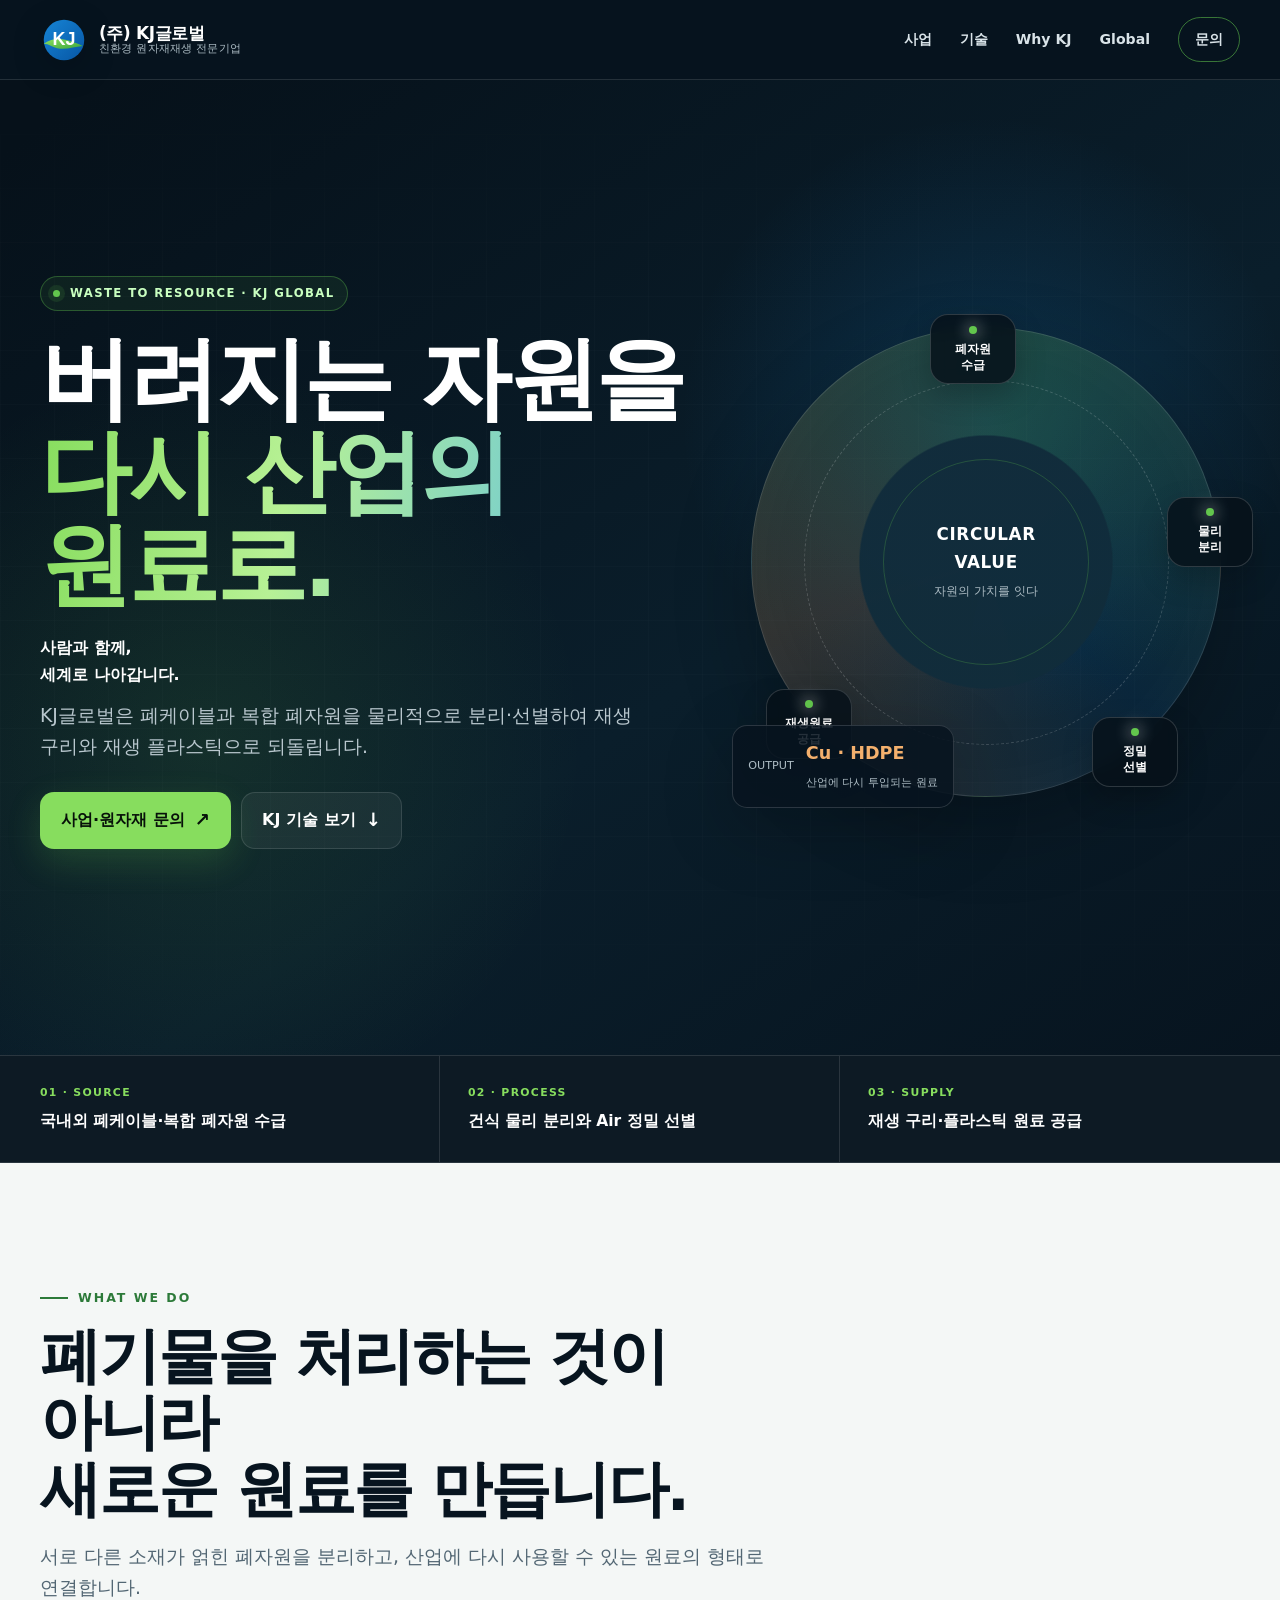
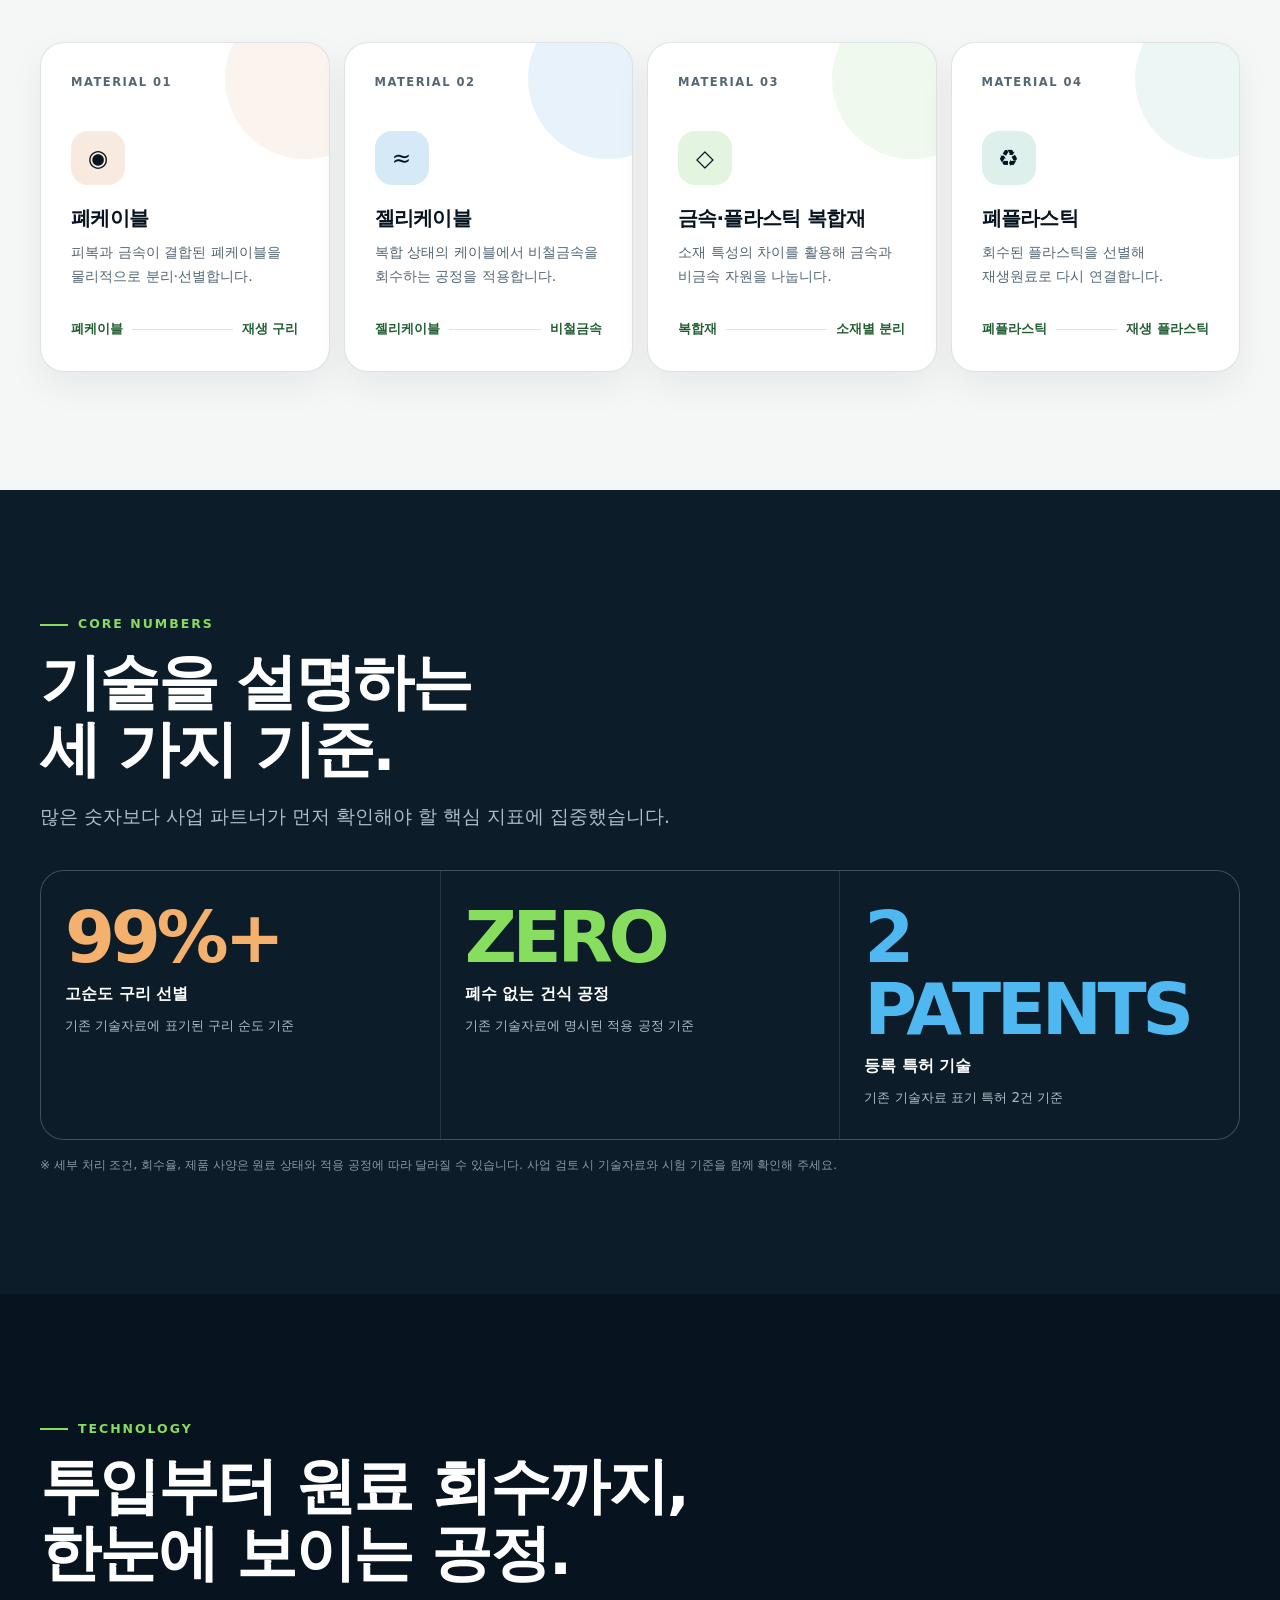
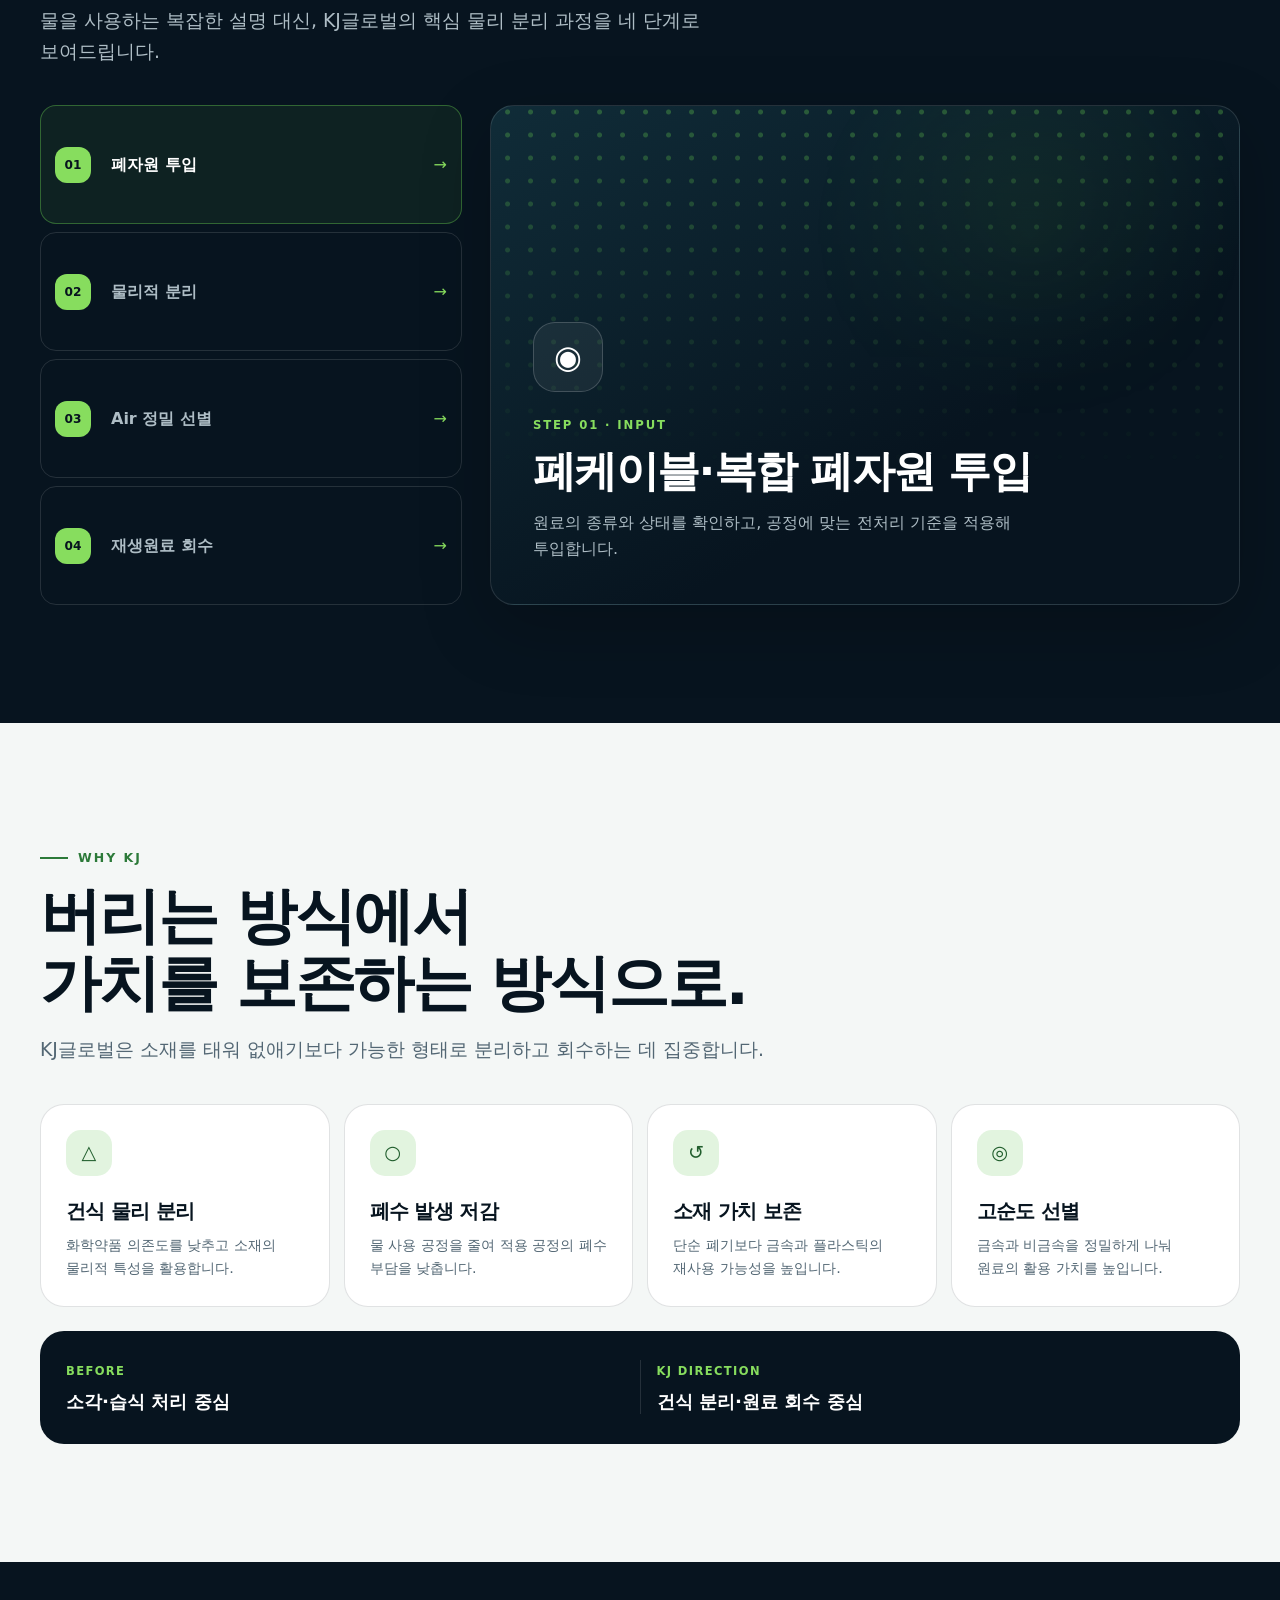
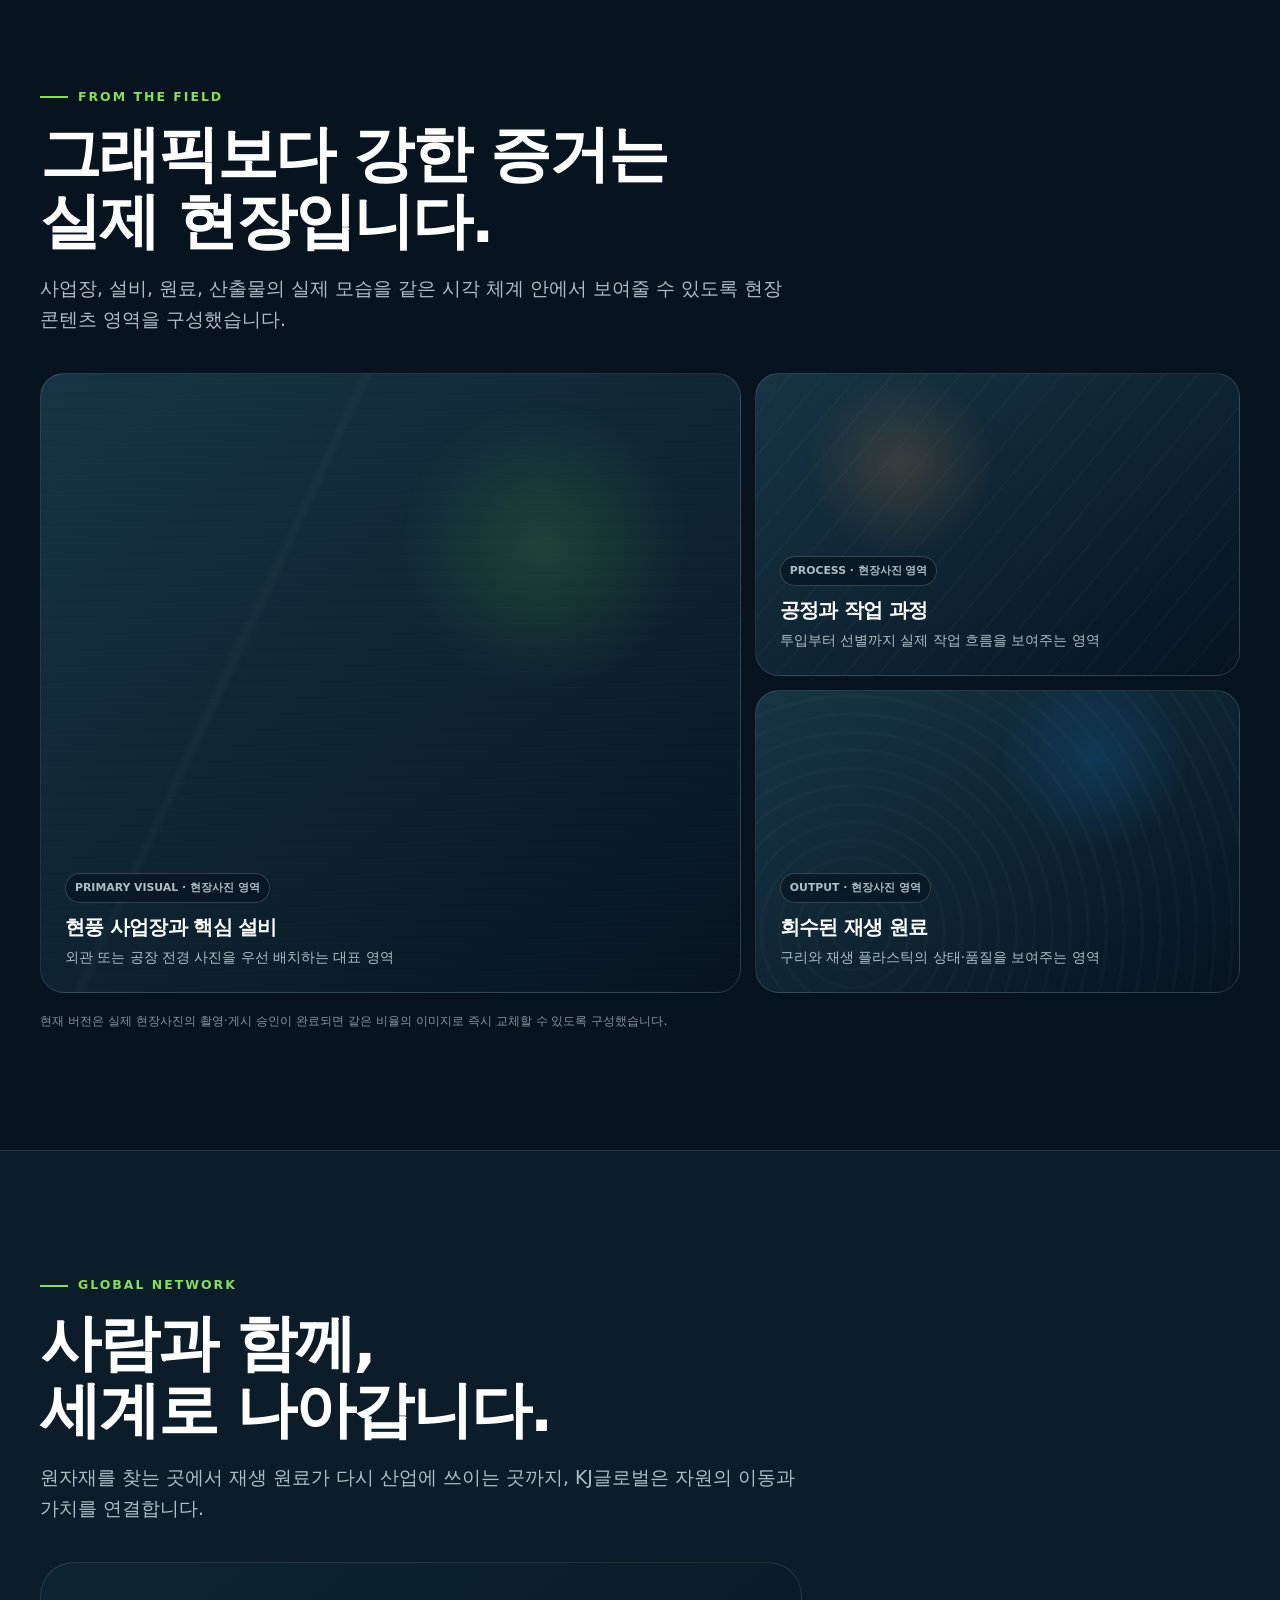
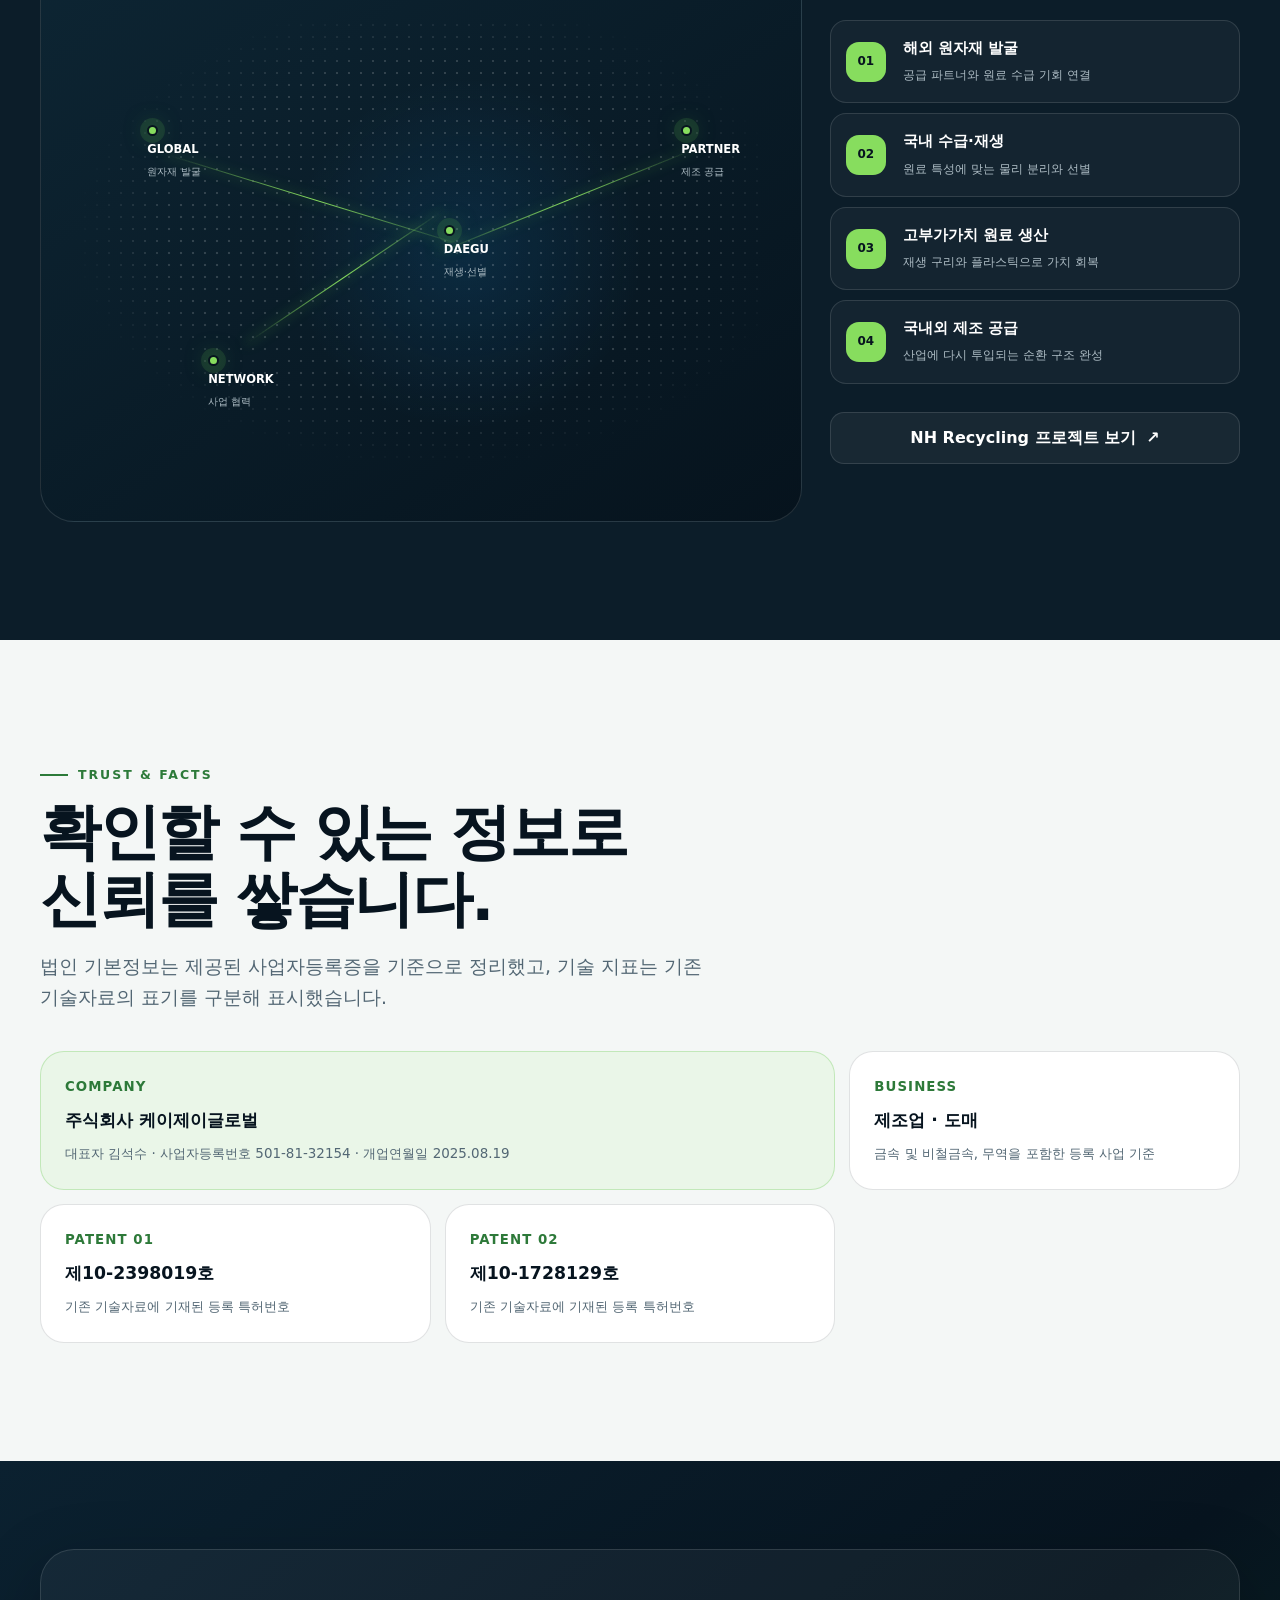
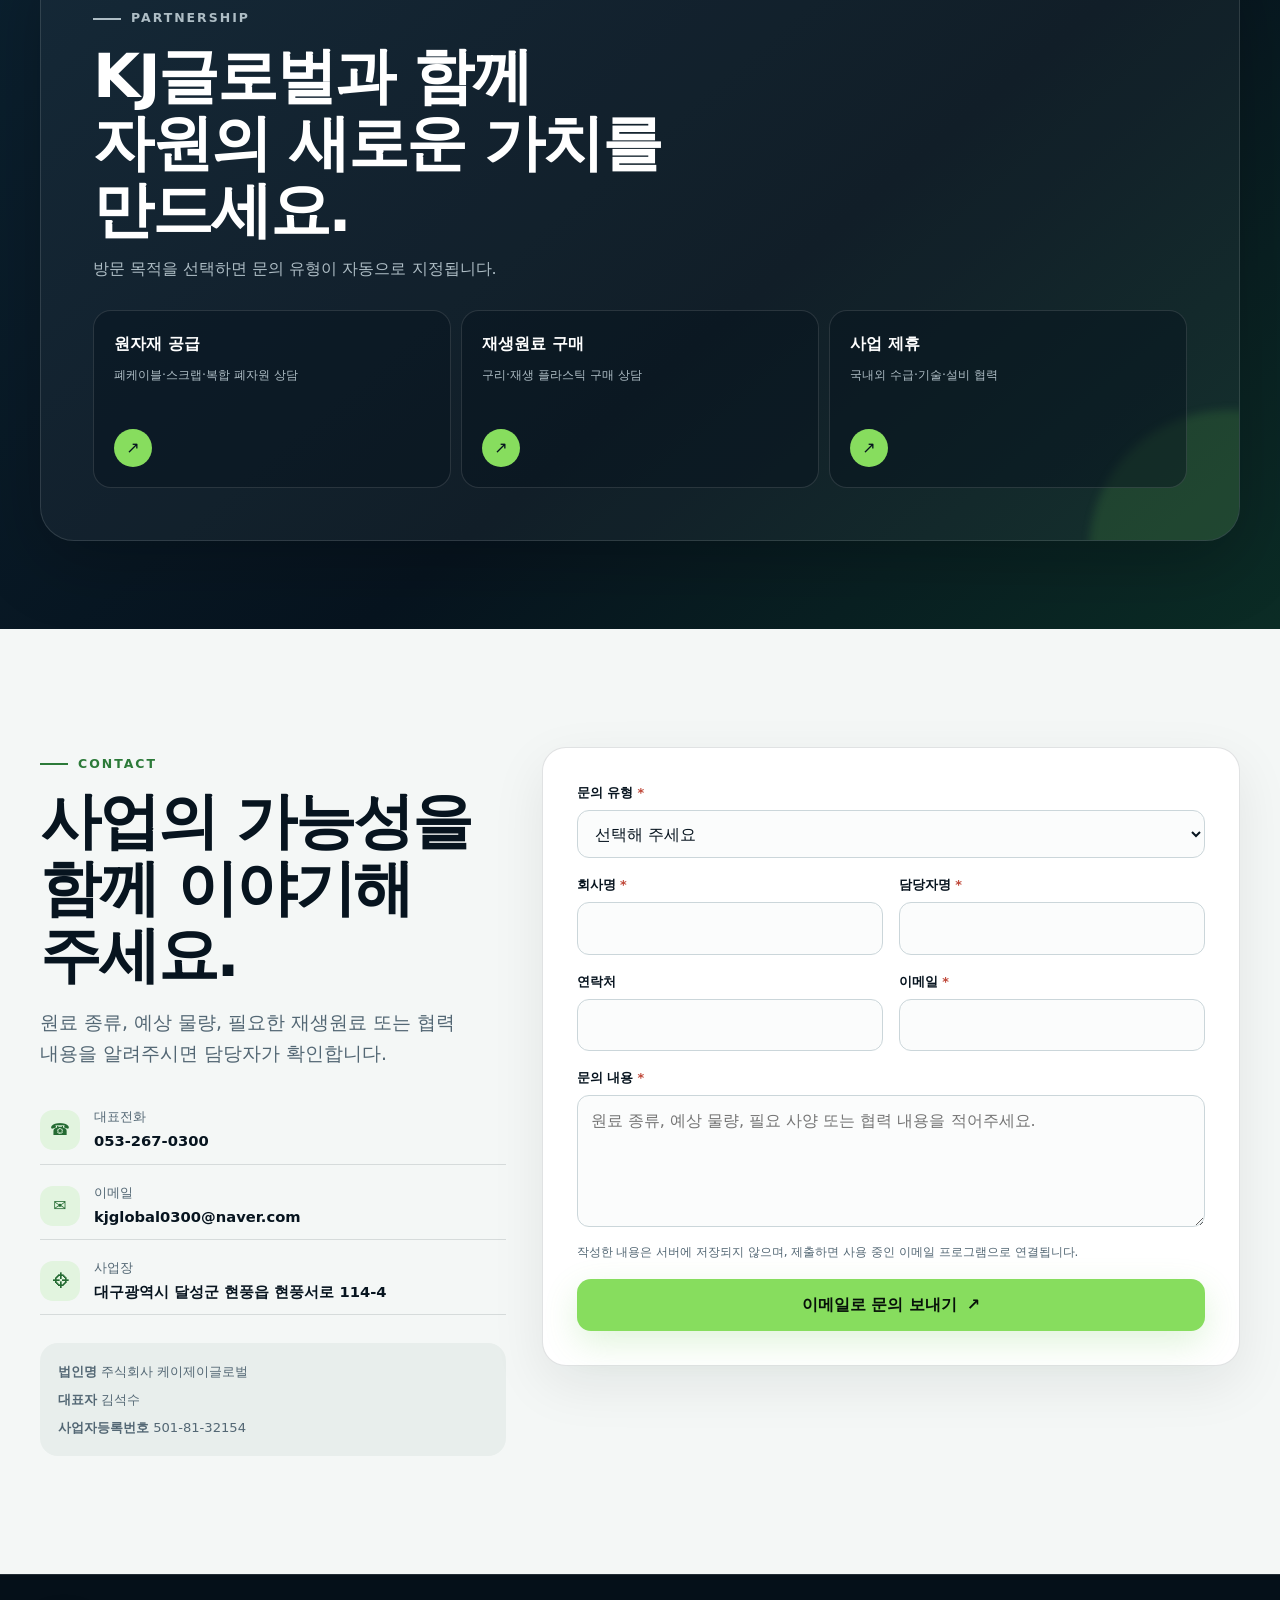
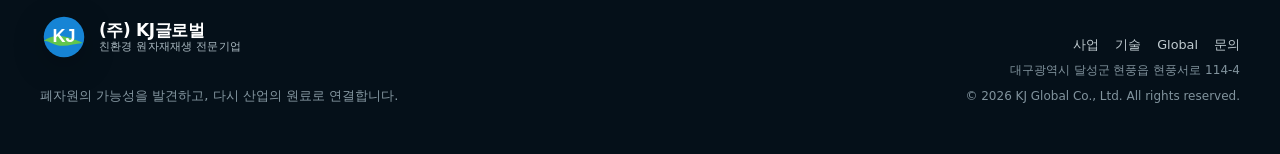
<file: NH/kj-up.html>
<!doctype html>
<html lang="ko">
<head>
  <meta charset="utf-8">
  <meta name="viewport" content="width=device-width, initial-scale=1">
  <meta name="description" content="폐케이블과 복합 폐자원을 재생 구리와 재생 플라스틱으로 되돌리는 KJ글로벌의 기술과 사업을 소개합니다.">
  <meta name="theme-color" content="#07141f">
  <title>KJ글로벌 | 폐자원을 다시 산업의 원료로</title>
  <script>document.documentElement.classList.add('js');</script>
  <style>
    :root {
      --ink: #07141f;
      --ink-2: #0c1d29;
      --ink-3: #122a38;
      --paper: #f4f7f6;
      --white: #ffffff;
      --muted: #aebdc5;
      --muted-dark: #536774;
      --line: rgba(255, 255, 255, .12);
      --line-dark: rgba(7, 20, 31, .12);
      --green: #63c64d;
      --green-2: #87dd5e;
      --blue: #1684d5;
      --blue-2: #50b8f0;
      --copper: #d88a4c;
      --copper-2: #f4b06d;
      --danger: #ef705f;
      --radius-sm: 14px;
      --radius: 24px;
      --radius-lg: 34px;
      --shadow: 0 22px 70px rgba(0, 0, 0, .22);
      --max: 1200px;
      --header-h: 72px;
    }

    *, *::before, *::after { box-sizing: border-box; }
    html { scroll-behavior: smooth; scroll-padding-top: calc(var(--header-h) + 16px); }
    body {
      margin: 0;
      color: var(--white);
      background: var(--ink);
      font-family: Pretendard, "Noto Sans KR", "Apple SD Gothic Neo", Inter, system-ui, -apple-system, BlinkMacSystemFont, "Segoe UI", sans-serif;
      font-size: 16px;
      line-height: 1.65;
      word-break: keep-all;
      -webkit-font-smoothing: antialiased;
      padding-bottom: 72px;
    }
    body.menu-open { overflow: hidden; }
    a { color: inherit; text-decoration: none; }
    button, input, select, textarea { font: inherit; }
    button, a { -webkit-tap-highlight-color: transparent; }
    img, svg { display: block; max-width: 100%; }
    ::selection { color: var(--ink); background: var(--green-2); }

    .skip-link {
      position: fixed;
      left: 16px;
      top: -80px;
      z-index: 200;
      padding: 12px 18px;
      border-radius: 10px;
      color: var(--ink);
      background: var(--white);
      transition: top .2s ease;
    }
    .skip-link:focus { top: 12px; }

    .container { width: min(calc(100% - 40px), var(--max)); margin-inline: auto; }
    .section { position: relative; padding: 84px 0; overflow: clip; }
    .section--light { color: var(--ink); background: var(--paper); }
    .section--soft { background: var(--ink-2); }
    .section--line { border-top: 1px solid var(--line); }
    .section-head { max-width: 760px; margin-bottom: 38px; }
    .eyebrow {
      display: inline-flex;
      align-items: center;
      gap: 10px;
      margin: 0 0 14px;
      color: var(--green-2);
      font-size: .78rem;
      font-weight: 800;
      letter-spacing: .16em;
      text-transform: uppercase;
    }
    .eyebrow::before { content: ""; width: 28px; height: 2px; background: currentColor; }
    .section--light .eyebrow { color: #2c7a39; }
    h1, h2, h3, p { margin-top: 0; }
    h1, h2, h3 { letter-spacing: -.035em; }
    h2 { margin-bottom: 18px; font-size: clamp(2rem, 8vw, 3.8rem); line-height: 1.1; }
    h3 { margin-bottom: 10px; font-size: 1.25rem; line-height: 1.3; }
    .lead { margin-bottom: 0; color: var(--muted); font-size: clamp(1rem, 2.7vw, 1.18rem); }
    .section--light .lead { color: var(--muted-dark); }

    .site-header {
      position: sticky;
      top: 0;
      z-index: 100;
      height: var(--header-h);
      border-bottom: 1px solid var(--line);
      background: rgba(7, 20, 31, .82);
      backdrop-filter: blur(18px);
    }
    .header-inner { height: 100%; display: flex; align-items: center; justify-content: space-between; gap: 20px; }
    .brand { display: inline-flex; align-items: center; gap: 11px; min-height: 48px; }
    .brand-mark { width: 42px; height: 42px; flex: none; filter: drop-shadow(0 8px 16px rgba(0,0,0,.22)); }
    .brand-copy { display: grid; line-height: 1.14; }
    .brand-copy strong { color: var(--white); font-size: .97rem; letter-spacing: -.02em; }
    .brand-copy span { color: var(--muted); font-size: .64rem; letter-spacing: .02em; }
    .desktop-nav { display: none; align-items: center; gap: 28px; }
    .desktop-nav a { position: relative; color: #d9e3e8; font-size: .88rem; font-weight: 700; }
    .desktop-nav a::after {
      content: "";
      position: absolute;
      left: 0;
      right: 100%;
      bottom: -8px;
      height: 2px;
      background: var(--green);
      transition: right .22s ease;
    }
    .desktop-nav a:hover::after, .desktop-nav a.active::after { right: 0; }
    .nav-cta { padding: 10px 16px; border: 1px solid rgba(99,198,77,.55); border-radius: 999px; }
    .menu-toggle {
      position: relative;
      width: 48px;
      height: 48px;
      min-height: 48px;
      border: 1px solid var(--line);
      border-radius: 14px;
      color: var(--white);
      background: rgba(255,255,255,.05);
      cursor: pointer;
    }
    .menu-toggle span, .menu-toggle::before, .menu-toggle::after {
      content: "";
      position: absolute;
      left: 13px;
      width: 20px;
      height: 2px;
      border-radius: 3px;
      background: currentColor;
      transition: transform .2s ease, top .2s ease, opacity .2s ease;
    }
    .menu-toggle::before { top: 15px; }
    .menu-toggle span { top: 22px; }
    .menu-toggle::after { top: 29px; }
    .menu-toggle[aria-expanded="true"]::before { top: 22px; transform: rotate(45deg); }
    .menu-toggle[aria-expanded="true"] span { opacity: 0; }
    .menu-toggle[aria-expanded="true"]::after { top: 22px; transform: rotate(-45deg); }
    .mobile-menu {
      position: fixed;
      inset: var(--header-h) 0 0;
      z-index: 90;
      display: grid;
      align-content: start;
      gap: 8px;
      padding: 24px 20px;
      color: var(--white);
      background: rgba(7, 20, 31, .98);
      transform: translateX(100%);
      opacity: 0;
      visibility: hidden;
      transition: transform .28s ease, opacity .28s ease, visibility .28s;
    }
    .mobile-menu.open { transform: none; opacity: 1; visibility: visible; }
    .mobile-menu a {
      display: flex;
      align-items: center;
      justify-content: space-between;
      min-height: 56px;
      padding: 8px 4px;
      border-bottom: 1px solid var(--line);
      font-size: 1.15rem;
      font-weight: 750;
    }
    .mobile-menu a::after { content: "↗"; color: var(--green); }

    .hero {
      min-height: calc(100svh - var(--header-h));
      display: grid;
      align-items: center;
      overflow: hidden;
      isolation: isolate;
    }
    .hero::before {
      content: "";
      position: absolute;
      inset: 0;
      z-index: -3;
      background:
        radial-gradient(circle at 77% 35%, rgba(22,132,213,.20), transparent 26%),
        radial-gradient(circle at 16% 68%, rgba(99,198,77,.12), transparent 30%),
        linear-gradient(145deg, #06111a 4%, #0a1e2b 58%, #07141f 100%);
    }
    .hero::after {
      content: "";
      position: absolute;
      inset: 0;
      z-index: -2;
      opacity: .18;
      background-image:
        linear-gradient(rgba(255,255,255,.08) 1px, transparent 1px),
        linear-gradient(90deg, rgba(255,255,255,.08) 1px, transparent 1px);
      background-size: 54px 54px;
      mask-image: linear-gradient(to bottom, transparent, #000 20%, #000 76%, transparent);
    }
    .hero-inner { display: grid; gap: 46px; padding-top: 64px; padding-bottom: 70px; }
    .hero-copy { position: relative; z-index: 2; }
    .hero-kicker {
      display: inline-flex;
      align-items: center;
      gap: 10px;
      padding: 7px 12px;
      margin-bottom: 22px;
      border: 1px solid rgba(99,198,77,.34);
      border-radius: 999px;
      color: #c9ffc0;
      background: rgba(99,198,77,.08);
      font-size: .73rem;
      font-weight: 800;
      letter-spacing: .12em;
    }
    .hero-kicker::before { content: ""; width: 7px; height: 7px; border-radius: 50%; background: var(--green); box-shadow: 0 0 0 5px rgba(99,198,77,.12); }
    .hero h1 { margin-bottom: 24px; font-size: clamp(2.7rem, 13vw, 5.6rem); line-height: 1.02; }
    .hero h1 .line { display: block; }
    .hero h1 .accent { color: transparent; background: linear-gradient(100deg, var(--green-2), #b7f195 38%, var(--blue-2)); background-clip: text; -webkit-background-clip: text; }
    .hero-desc { max-width: 630px; margin-bottom: 30px; color: #b9c7ce; font-size: clamp(1rem, 3.8vw, 1.18rem); }
    .hero-tagline { margin-bottom: 12px; color: var(--white); font-weight: 750; }
    .button-row { display: grid; gap: 10px; }
    .btn {
      display: inline-flex;
      align-items: center;
      justify-content: center;
      gap: 10px;
      min-height: 52px;
      padding: 12px 20px;
      border: 1px solid transparent;
      border-radius: 14px;
      font-weight: 800;
      text-align: center;
      cursor: pointer;
      transition: transform .2s ease, background .2s ease, border-color .2s ease;
    }
    .btn:hover { transform: translateY(-2px); }
    .btn-primary { color: #071109; background: var(--green-2); box-shadow: 0 12px 34px rgba(99,198,77,.2); }
    .btn-primary:hover { background: #a1eb7b; }
    .btn-secondary { color: var(--white); border-color: var(--line); background: rgba(255,255,255,.05); }
    .btn-secondary:hover { border-color: rgba(255,255,255,.3); background: rgba(255,255,255,.1); }
    .btn-arrow { font-size: 1.15em; }

    .hero-visual { position: relative; min-height: 370px; display: grid; place-items: center; }
    .cycle {
      position: relative;
      width: min(86vw, 420px);
      aspect-ratio: 1;
      border: 1px solid rgba(255,255,255,.13);
      border-radius: 50%;
      background:
        radial-gradient(circle, rgba(17,44,59,.96) 0 38%, transparent 38.5%),
        conic-gradient(from 12deg, rgba(99,198,77,.18), rgba(22,132,213,.12), rgba(216,138,76,.18), rgba(99,198,77,.18));
      box-shadow: inset 0 0 70px rgba(255,255,255,.03), 0 30px 80px rgba(0,0,0,.24);
      animation: float 7s ease-in-out infinite;
    }
    .cycle::before, .cycle::after {
      content: "";
      position: absolute;
      inset: 11%;
      border: 1px dashed rgba(255,255,255,.18);
      border-radius: inherit;
      animation: spin 26s linear infinite;
    }
    .cycle::after { inset: 28%; border-style: solid; border-color: rgba(99,198,77,.25); animation-direction: reverse; animation-duration: 18s; }
    .cycle-center { position: absolute; inset: 32%; display: grid; place-items: center; text-align: center; }
    .cycle-center strong { color: var(--white); font-size: 1.05rem; letter-spacing: .04em; }
    .cycle-center span { color: var(--muted); font-size: .72rem; }
    .cycle-node {
      position: absolute;
      display: grid;
      place-items: center;
      width: 86px;
      min-height: 70px;
      padding: 10px;
      border: 1px solid rgba(255,255,255,.16);
      border-radius: 18px;
      color: var(--white);
      background: rgba(6,17,26,.84);
      box-shadow: 0 12px 30px rgba(0,0,0,.22);
      backdrop-filter: blur(8px);
      text-align: center;
      font-size: .75rem;
      font-weight: 800;
      line-height: 1.35;
    }
    .cycle-node i { display: block; width: 8px; height: 8px; margin-bottom: 6px; border-radius: 50%; background: var(--green); box-shadow: 0 0 16px currentColor; }
    .cycle-node--1 { top: -3%; left: 38%; }
    .cycle-node--2 { top: 36%; right: -7%; }
    .cycle-node--3 { right: 9%; bottom: 2%; }
    .cycle-node--4 { left: 3%; bottom: 8%; }
    .hero-proof {
      position: absolute;
      left: 0;
      bottom: 14px;
      display: flex;
      align-items: center;
      gap: 12px;
      padding: 13px 15px;
      border: 1px solid rgba(255,255,255,.15);
      border-radius: 15px;
      background: rgba(7,20,31,.88);
      box-shadow: var(--shadow);
    }
    .hero-proof b { display: block; color: var(--copper-2); font-size: 1.1rem; }
    .hero-proof span { color: var(--muted); font-size: .7rem; }

    .intro-strip { border-top: 1px solid var(--line); border-bottom: 1px solid var(--line); background: rgba(255,255,255,.025); }
    .intro-grid { display: grid; }
    .intro-item { padding: 24px 0; border-bottom: 1px solid var(--line); }
    .intro-item:last-child { border-bottom: 0; }
    .intro-item span { display: block; margin-bottom: 6px; color: var(--green-2); font-size: .68rem; font-weight: 850; letter-spacing: .12em; }
    .intro-item strong { font-size: .97rem; }

    .business-grid { display: grid; gap: 14px; }
    .material-card {
      position: relative;
      min-height: 250px;
      display: flex;
      flex-direction: column;
      justify-content: space-between;
      padding: 24px;
      overflow: hidden;
      border: 1px solid var(--line-dark);
      border-radius: var(--radius);
      background: var(--white);
      box-shadow: 0 14px 36px rgba(7,20,31,.06);
      transition: transform .22s ease, box-shadow .22s ease;
    }
    .material-card:hover { transform: translateY(-4px); box-shadow: 0 20px 44px rgba(7,20,31,.1); }
    .material-card::after {
      content: "";
      position: absolute;
      right: -56px;
      top: -44px;
      width: 160px;
      height: 160px;
      border-radius: 50%;
      opacity: .1;
      background: var(--accent, var(--green));
    }
    .card-no { color: var(--muted-dark); font-size: .72rem; font-weight: 850; letter-spacing: .13em; }
    .material-symbol {
      width: 54px;
      height: 54px;
      display: grid;
      place-items: center;
      margin: 28px 0 20px;
      border-radius: 17px;
      color: var(--ink);
      background: color-mix(in srgb, var(--accent, var(--green)) 18%, white);
      font-size: 1.45rem;
    }
    .material-card p { margin-bottom: 0; color: var(--muted-dark); font-size: .9rem; }
    .material-flow { display: flex; align-items: center; gap: 9px; margin-top: 18px; color: #235e32; font-weight: 850; font-size: .84rem; }
    .material-flow i { flex: 1; height: 1px; background: var(--line-dark); }

    .stats { display: grid; gap: 1px; overflow: hidden; border: 1px solid var(--line); border-radius: var(--radius); background: var(--line); }
    .stat { position: relative; padding: 30px 24px; background: var(--ink-2); }
    .stat-value { display: block; margin-bottom: 8px; color: var(--white); font-size: clamp(2.4rem, 13vw, 4.5rem); font-weight: 900; letter-spacing: -.06em; line-height: 1; }
    .stat:nth-child(1) .stat-value { color: var(--copper-2); }
    .stat:nth-child(2) .stat-value { color: var(--green-2); }
    .stat:nth-child(3) .stat-value { color: var(--blue-2); }
    .stat strong { display: block; margin-bottom: 8px; }
    .stat p { margin: 0; color: var(--muted); font-size: .84rem; }
    .evidence-note { margin: 16px 0 0; color: #869aa5; font-size: .75rem; }

    .process-layout { display: grid; gap: 20px; }
    .process-nav { display: grid; gap: 8px; }
    .process-tab {
      width: 100%;
      min-height: 64px;
      display: grid;
      grid-template-columns: 44px 1fr auto;
      align-items: center;
      gap: 12px;
      padding: 10px 14px;
      border: 1px solid var(--line);
      border-radius: 16px;
      color: var(--muted);
      background: transparent;
      text-align: left;
      cursor: pointer;
      transition: color .2s ease, background .2s ease, border-color .2s ease;
    }
    .process-tab:hover, .process-tab[aria-selected="true"] { color: var(--white); border-color: rgba(99,198,77,.42); background: rgba(99,198,77,.08); }
    .process-tab .num { display: grid; place-items: center; width: 36px; height: 36px; border-radius: 12px; color: var(--ink); background: var(--green-2); font-size: .76rem; font-weight: 900; }
    .process-tab .arrow { color: var(--green-2); }
    .process-panel {
      position: relative;
      min-height: 410px;
      display: grid;
      align-content: end;
      padding: 28px;
      overflow: hidden;
      border: 1px solid var(--line);
      border-radius: var(--radius);
      background: linear-gradient(150deg, #102c38, #07141f 65%);
      box-shadow: var(--shadow);
    }
    .process-panel::before {
      content: "";
      position: absolute;
      inset: 0;
      opacity: .34;
      background:
        radial-gradient(circle at 72% 26%, var(--panel-color, var(--green)) 0 2px, transparent 3px) 0 0 / 23px 23px,
        radial-gradient(circle at 72% 26%, color-mix(in srgb, var(--panel-color, var(--green)) 30%, transparent), transparent 34%);
      mask-image: linear-gradient(to bottom, #000, transparent 74%);
    }
    .process-panel > * { position: relative; z-index: 1; }
    .process-icon { display: grid; place-items: center; width: 70px; height: 70px; margin-bottom: 24px; border: 1px solid rgba(255,255,255,.18); border-radius: 22px; background: rgba(255,255,255,.06); font-size: 2rem; }
    .process-index { color: var(--green-2); font-size: .73rem; font-weight: 850; letter-spacing: .16em; }
    .process-panel h3 { margin: 8px 0 10px; font-size: clamp(1.8rem, 6vw, 2.7rem); }
    .process-panel p { max-width: 560px; margin-bottom: 0; color: var(--muted); }

    .why-grid { display: grid; gap: 14px; }
    .why-card { padding: 25px; border: 1px solid var(--line-dark); border-radius: var(--radius); background: var(--white); }
    .why-icon { display: grid; place-items: center; width: 46px; height: 46px; margin-bottom: 22px; border-radius: 15px; color: #205d2c; background: #e2f4df; font-size: 1.2rem; }
    .why-card p { margin-bottom: 0; color: var(--muted-dark); font-size: .9rem; }
    .compare-band { display: grid; gap: 16px; margin-top: 24px; padding: 26px; border-radius: var(--radius); color: var(--white); background: var(--ink); }
    .compare-label { color: var(--green-2); font-size: .72rem; font-weight: 850; letter-spacing: .12em; }
    .compare-band strong { display: block; margin-top: 4px; font-size: 1.15rem; }
    .compare-line { height: 1px; background: var(--line); }

    .field-grid { display: grid; gap: 14px; }
    .field-card {
      position: relative;
      min-height: 290px;
      display: flex;
      align-items: flex-end;
      padding: 24px;
      overflow: hidden;
      border: 1px solid var(--line);
      border-radius: var(--radius);
      background: linear-gradient(145deg, #173546, #07141f);
    }
    .field-card::before {
      content: "";
      position: absolute;
      inset: 0;
      opacity: .5;
      background:
        linear-gradient(115deg, transparent 32%, rgba(255,255,255,.05) 33%, transparent 34%),
        radial-gradient(circle at 72% 28%, rgba(99,198,77,.36), transparent 22%),
        repeating-linear-gradient(0deg, rgba(255,255,255,.03) 0 1px, transparent 1px 16px);
    }
    .field-card:nth-child(2)::before { background: radial-gradient(circle at 30% 30%, rgba(216,138,76,.4), transparent 24%), repeating-linear-gradient(130deg, rgba(255,255,255,.04) 0 2px, transparent 2px 26px); }
    .field-card:nth-child(3)::before { background: radial-gradient(circle at 70% 22%, rgba(22,132,213,.42), transparent 24%), repeating-radial-gradient(circle at 20% 80%, rgba(255,255,255,.04) 0 3px, transparent 4px 18px); }
    .field-card > div { position: relative; z-index: 1; }
    .field-card .photo-tag { display: inline-flex; padding: 5px 9px; margin-bottom: 11px; border: 1px solid rgba(255,255,255,.18); border-radius: 999px; color: var(--muted); background: rgba(7,20,31,.64); font-size: .68rem; font-weight: 750; }
    .field-card h3 { margin-bottom: 6px; }
    .field-card p { margin-bottom: 0; color: var(--muted); font-size: .85rem; }
    .field-guide { margin: 18px 0 0; color: #81949f; font-size: .78rem; }

    .network-wrap { display: grid; gap: 28px; }
    .map {
      position: relative;
      min-height: 410px;
      overflow: hidden;
      border: 1px solid var(--line);
      border-radius: var(--radius-lg);
      background:
        radial-gradient(circle at 56% 52%, rgba(22,132,213,.15), transparent 34%),
        linear-gradient(145deg, #0d2533, #06131d);
    }
    .map::before {
      content: "";
      position: absolute;
      inset: 10% 5%;
      opacity: .25;
      background-image: radial-gradient(circle, rgba(255,255,255,.65) 1px, transparent 1.6px);
      background-size: 12px 12px;
      mask-image: radial-gradient(ellipse at 52% 48%, #000 0 52%, transparent 72%);
    }
    .route { position: absolute; height: 1px; transform-origin: left center; background: linear-gradient(90deg, transparent, var(--green-2), transparent); box-shadow: 0 0 12px rgba(99,198,77,.7); }
    .route--1 { width: 42%; left: 16%; top: 34%; transform: rotate(17deg); }
    .route--2 { width: 37%; left: 52%; top: 52%; transform: rotate(-22deg); }
    .route--3 { width: 31%; left: 27%; top: 68%; transform: rotate(-34deg); }
    .map-node { position: absolute; display: grid; gap: 4px; }
    .map-node::before { content: ""; width: 11px; height: 11px; border: 2px solid var(--ink); border-radius: 50%; background: var(--green-2); box-shadow: 0 0 0 7px rgba(99,198,77,.14), 0 0 22px rgba(99,198,77,.5); }
    .map-node b { color: var(--white); font-size: .72rem; }
    .map-node span { color: var(--muted); font-size: .64rem; }
    .map-node--1 { left: 14%; top: 29%; }
    .map-node--2 { left: 53%; top: 47%; }
    .map-node--3 { right: 8%; top: 29%; }
    .map-node--4 { left: 22%; bottom: 20%; }
    .network-flow { display: grid; gap: 10px; }
    .network-step { display: grid; grid-template-columns: 44px 1fr; gap: 13px; align-items: center; padding: 15px; border: 1px solid var(--line); border-radius: 16px; background: rgba(255,255,255,.035); }
    .network-step b { display: grid; place-items: center; width: 40px; height: 40px; border-radius: 13px; color: var(--ink); background: var(--green-2); font-size: .75rem; }
    .network-step strong { display: block; font-size: .95rem; }
    .network-step span { color: var(--muted); font-size: .78rem; }
    .project-link { margin-top: 18px; align-self: start; }

    .trust-grid { display: grid; gap: 14px; }
    .trust-card { padding: 24px; border: 1px solid var(--line-dark); border-radius: var(--radius); background: var(--white); }
    .trust-card small { display: block; margin-bottom: 8px; color: #2d7939; font-weight: 850; letter-spacing: .08em; }
    .trust-card strong { display: block; margin-bottom: 8px; font-size: 1.08rem; }
    .trust-card p { margin-bottom: 0; color: var(--muted-dark); font-size: .84rem; }
    .trust-card--wide { border-color: rgba(99,198,77,.3); background: #eaf6e8; }

    .cta-section { padding: 88px 0; background: linear-gradient(140deg, #0b2130, #07141f 58%, #0b2c25); }
    .cta-box { position: relative; overflow: hidden; padding: 34px 22px; border: 1px solid var(--line); border-radius: var(--radius-lg); background: rgba(255,255,255,.045); box-shadow: var(--shadow); }
    .cta-box::after { content: ""; position: absolute; width: 280px; height: 280px; right: -130px; bottom: -150px; border-radius: 50%; background: rgba(99,198,77,.15); filter: blur(4px); }
    .cta-title { position: relative; z-index: 1; max-width: 740px; margin-bottom: 28px; }
    .cta-title h2 { margin-bottom: 12px; }
    .cta-title p { color: var(--muted); }
    .inquiry-grid { position: relative; z-index: 1; display: grid; gap: 10px; }
    .inquiry-card {
      min-height: 122px;
      display: flex;
      align-items: center;
      justify-content: space-between;
      gap: 18px;
      padding: 20px;
      border: 1px solid var(--line);
      border-radius: 18px;
      color: var(--white);
      background: rgba(7,20,31,.48);
      text-align: left;
      cursor: pointer;
      transition: background .2s ease, border-color .2s ease, transform .2s ease;
    }
    .inquiry-card:hover { transform: translateY(-2px); border-color: rgba(99,198,77,.4); background: rgba(99,198,77,.08); }
    .inquiry-card strong { display: block; margin-bottom: 4px; }
    .inquiry-card span { color: var(--muted); font-size: .78rem; }
    .inquiry-card i { display: grid; place-items: center; width: 38px; height: 38px; flex: none; border-radius: 50%; color: var(--ink); background: var(--green-2); font-style: normal; }

    .contact-layout { display: grid; gap: 36px; }
    .contact-list { display: grid; gap: 8px; margin: 28px 0; }
    .contact-link { display: grid; grid-template-columns: 42px 1fr; gap: 12px; align-items: center; min-height: 56px; padding: 9px 0; border-bottom: 1px solid var(--line-dark); }
    .contact-link b { display: grid; place-items: center; width: 40px; height: 40px; border-radius: 13px; color: #246a32; background: #e2f4df; }
    .contact-link small { display: block; color: var(--muted-dark); }
    .contact-link strong { overflow-wrap: anywhere; font-size: .92rem; }
    .contact-facts { padding: 18px; border-radius: 18px; background: #e8eeec; }
    .contact-facts p { margin-bottom: 6px; color: var(--muted-dark); font-size: .82rem; }
    .contact-facts p:last-child { margin-bottom: 0; }
    .contact-form { display: grid; gap: 16px; padding: 24px; border: 1px solid var(--line-dark); border-radius: var(--radius); background: var(--white); box-shadow: 0 18px 54px rgba(7,20,31,.08); }
    .field { display: grid; gap: 7px; }
    .field label, .fieldset-label { color: var(--ink); font-size: .8rem; font-weight: 800; }
    .required { color: #bf4637; }
    .field input, .field select, .field textarea {
      width: 100%;
      min-height: 48px;
      padding: 12px 13px;
      border: 1px solid #cbd6da;
      border-radius: 12px;
      color: var(--ink);
      background: #fbfcfc;
      outline: none;
      transition: border-color .2s ease, box-shadow .2s ease;
    }
    .field textarea { min-height: 132px; resize: vertical; }
    .field input:focus, .field select:focus, .field textarea:focus { border-color: var(--blue); box-shadow: 0 0 0 4px rgba(22,132,213,.12); }
    .form-row { display: grid; gap: 16px; }
    .form-note { margin: 0; color: var(--muted-dark); font-size: .75rem; }
    .contact-form .btn { width: 100%; border: 0; }

    .site-footer { padding: 38px 0 96px; border-top: 1px solid var(--line); background: #051019; }
    .footer-grid { display: grid; gap: 26px; }
    .footer-brand { max-width: 430px; }
    .footer-brand p { margin: 15px 0 0; color: #8698a2; font-size: .82rem; }
    .footer-meta { display: grid; gap: 6px; color: #81939d; font-size: .75rem; }
    .footer-links { display: flex; flex-wrap: wrap; gap: 16px; color: #c0cbd0; font-size: .8rem; }

    .mobile-cta {
      position: fixed;
      left: 10px;
      right: 10px;
      bottom: max(10px, env(safe-area-inset-bottom));
      z-index: 80;
      display: grid;
      grid-template-columns: 1fr 1.35fr;
      gap: 8px;
      padding: 7px;
      border: 1px solid rgba(255,255,255,.16);
      border-radius: 17px;
      background: rgba(7,20,31,.9);
      box-shadow: 0 15px 45px rgba(0,0,0,.35);
      backdrop-filter: blur(16px);
    }
    .mobile-cta a { min-height: 48px; display: flex; align-items: center; justify-content: center; gap: 8px; border-radius: 12px; font-size: .82rem; font-weight: 850; }
    .mobile-cta a:first-child { border: 1px solid var(--line); }
    .mobile-cta a:last-child { color: var(--ink); background: var(--green-2); }

    .js .reveal { opacity: 0; transform: translateY(24px); transition: opacity .6s ease, transform .6s ease; }
    .js .reveal.visible { opacity: 1; transform: none; }
    @keyframes spin { to { transform: rotate(360deg); } }
    @keyframes float { 0%, 100% { transform: translateY(0); } 50% { transform: translateY(-10px); } }

    @media (min-width: 560px) {
      .button-row { display: flex; flex-wrap: wrap; }
      .btn { width: auto; }
      .stats { grid-template-columns: repeat(3, 1fr); }
      .form-row { grid-template-columns: 1fr 1fr; }
      .inquiry-grid { grid-template-columns: repeat(3, 1fr); }
      .inquiry-card { min-height: 178px; align-items: flex-start; flex-direction: column; }
    }

    @media (min-width: 768px) {
      :root { --header-h: 80px; }
      body { padding-bottom: 0; }
      .container { width: min(calc(100% - 72px), var(--max)); }
      .section { padding: 118px 0; }
      .desktop-nav { display: flex; }
      .menu-toggle, .mobile-menu { display: none; }
      .brand-mark { width: 48px; height: 48px; }
      .brand-copy strong { font-size: 1.06rem; }
      .brand-copy span { font-size: .69rem; }
      .hero-inner { grid-template-columns: minmax(0, 1.12fr) minmax(360px, .88fr); align-items: center; padding-top: 78px; padding-bottom: 88px; }
      .hero h1 { font-size: clamp(4.5rem, 7.1vw, 6.5rem); }
      .hero-visual { min-height: 520px; }
      .cycle { width: min(39vw, 470px); }
      .intro-grid { grid-template-columns: repeat(3, 1fr); }
      .intro-item { padding: 28px; border-right: 1px solid var(--line); border-bottom: 0; }
      .intro-item:first-child { padding-left: 0; }
      .intro-item:last-child { border-right: 0; }
      .business-grid { grid-template-columns: repeat(2, 1fr); }
      .material-card { min-height: 300px; padding: 30px; }
      .process-layout { grid-template-columns: minmax(280px, .72fr) minmax(0, 1.28fr); align-items: stretch; gap: 28px; }
      .process-panel { min-height: 500px; padding: 42px; }
      .why-grid { grid-template-columns: repeat(2, 1fr); }
      .compare-band { grid-template-columns: 1fr auto 1fr; align-items: center; }
      .compare-line { width: 1px; height: 54px; }
      .field-grid { grid-template-columns: 1.3fr .9fr; grid-template-rows: 1fr 1fr; }
      .field-card:first-child { grid-row: 1 / 3; min-height: 620px; }
      .field-card:not(:first-child) { min-height: 300px; }
      .network-wrap { grid-template-columns: 1.3fr .7fr; align-items: center; }
      .map { min-height: 560px; }
      .trust-grid { grid-template-columns: repeat(3, 1fr); }
      .trust-card--wide { grid-column: span 2; }
      .cta-box { padding: 52px; }
      .contact-layout { grid-template-columns: .8fr 1.2fr; align-items: start; }
      .contact-form { padding: 34px; }
      .footer-grid { grid-template-columns: 1fr auto; align-items: end; }
      .footer-meta { text-align: right; }
      .footer-links { justify-content: flex-end; }
      .mobile-cta { display: none; }
      .site-footer { padding-bottom: 48px; }
    }

    @media (min-width: 1060px) {
      .business-grid { grid-template-columns: repeat(4, 1fr); }
      .why-grid { grid-template-columns: repeat(4, 1fr); }
      .material-card { min-height: 330px; }
    }

    @media (prefers-reduced-motion: reduce) {
      html { scroll-behavior: auto; }
      *, *::before, *::after { animation-duration: .01ms !important; animation-iteration-count: 1 !important; transition-duration: .01ms !important; }
      .js .reveal { opacity: 1; transform: none; }
    }
  </style>
</head>
<body>
  <a class="skip-link" href="#main">본문으로 바로가기</a>

  <header class="site-header" aria-label="사이트 헤더">
    <div class="container header-inner">
      <a class="brand" href="#home" aria-label="KJ글로벌 홈">
        <svg class="brand-mark" viewBox="0 0 64 64" role="img" aria-label="KJ글로벌 로고">
          <defs>
            <linearGradient id="kjBlue" x1="0" y1="0" x2="1" y2="1"><stop stop-color="#1684d5"/><stop offset="1" stop-color="#0756a4"/></linearGradient>
            <linearGradient id="kjGreen" x1="0" y1="0" x2="1" y2="1"><stop stop-color="#8be05f"/><stop offset="1" stop-color="#3aa63e"/></linearGradient>
          </defs>
          <circle cx="32" cy="32" r="27" fill="url(#kjBlue)"/>
          <path d="M5 37C17 28 33 28 57 40c-14 1-27 8-42 0-4-2-7-3-10-3Z" fill="url(#kjGreen)"/>
          <text x="32" y="38" fill="#fff" text-anchor="middle" font-size="24" font-weight="900" font-family="Arial, sans-serif">KJ</text>
        </svg>
        <span class="brand-copy">
          <strong>(주) KJ글로벌</strong>
          <span>친환경 원자재재생 전문기업</span>
        </span>
      </a>

      <nav class="desktop-nav" aria-label="주요 메뉴">
        <a href="#business">사업</a>
        <a href="#technology">기술</a>
        <a href="#why-kj">Why KJ</a>
        <a href="#global">Global</a>
        <a class="nav-cta" href="#contact">문의</a>
      </nav>

      <button id="menuToggle" class="menu-toggle" type="button" aria-controls="mobileMenu" aria-expanded="false" aria-label="메뉴 열기"><span></span></button>
    </div>
  </header>

  <nav id="mobileMenu" class="mobile-menu" aria-label="모바일 메뉴" aria-hidden="true">
    <a href="#business">사업</a>
    <a href="#technology">기술</a>
    <a href="#why-kj">Why KJ</a>
    <a href="#global">Global Network</a>
    <a href="#contact">사업 문의</a>
  </nav>

  <main id="main">
    <section id="home" class="section hero" aria-labelledby="heroTitle">
      <div class="container hero-inner">
        <div class="hero-copy reveal">
          <span class="hero-kicker">WASTE TO RESOURCE · KJ GLOBAL</span>
          <h1 id="heroTitle">
            <span class="line">버려지는 자원을</span>
            <span class="line accent">다시 산업의 원료로.</span>
          </h1>
          <p class="hero-tagline">사람과 함께,<br>세계로 나아갑니다.</p>
          <p class="hero-desc">KJ글로벌은 폐케이블과 복합 폐자원을 물리적으로 분리·선별하여 재생 구리와 재생 플라스틱으로 되돌립니다.</p>
          <div class="button-row">
            <a class="btn btn-primary" href="#contact">사업·원자재 문의 <span class="btn-arrow">↗</span></a>
            <a class="btn btn-secondary" href="#technology">KJ 기술 보기 <span class="btn-arrow">↓</span></a>
          </div>
        </div>

        <div class="hero-visual reveal" aria-label="폐자원 순환 공정 개념도">
          <div class="cycle">
            <div class="cycle-center"><div><strong>CIRCULAR<br>VALUE</strong><br><span>자원의 가치를 잇다</span></div></div>
            <div class="cycle-node cycle-node--1"><i></i>폐자원<br>수급</div>
            <div class="cycle-node cycle-node--2"><i></i>물리<br>분리</div>
            <div class="cycle-node cycle-node--3"><i></i>정밀<br>선별</div>
            <div class="cycle-node cycle-node--4"><i></i>재생원료<br>공급</div>
          </div>
          <div class="hero-proof"><span>OUTPUT</span><div><b>Cu · HDPE</b><span>산업에 다시 투입되는 원료</span></div></div>
        </div>
      </div>
    </section>

    <aside class="intro-strip" aria-label="KJ글로벌 사업 요약">
      <div class="container intro-grid">
        <div class="intro-item"><span>01 · SOURCE</span><strong>국내외 폐케이블·복합 폐자원 수급</strong></div>
        <div class="intro-item"><span>02 · PROCESS</span><strong>건식 물리 분리와 Air 정밀 선별</strong></div>
        <div class="intro-item"><span>03 · SUPPLY</span><strong>재생 구리·플라스틱 원료 공급</strong></div>
      </div>
    </aside>

    <section id="business" class="section section--light" aria-labelledby="businessTitle">
      <div class="container">
        <header class="section-head reveal">
          <p class="eyebrow">What We Do</p>
          <h2 id="businessTitle">폐기물을 처리하는 것이 아니라<br>새로운 원료를 만듭니다.</h2>
          <p class="lead">서로 다른 소재가 얽힌 폐자원을 분리하고, 산업에 다시 사용할 수 있는 원료의 형태로 연결합니다.</p>
        </header>

        <div class="business-grid">
          <article class="material-card reveal" style="--accent:#d88a4c">
            <span class="card-no">MATERIAL 01</span>
            <div><div class="material-symbol" aria-hidden="true">◉</div><h3>폐케이블</h3><p>피복과 금속이 결합된 폐케이블을 물리적으로 분리·선별합니다.</p></div>
            <div class="material-flow"><span>폐케이블</span><i></i><span>재생 구리</span></div>
          </article>
          <article class="material-card reveal" style="--accent:#1684d5">
            <span class="card-no">MATERIAL 02</span>
            <div><div class="material-symbol" aria-hidden="true">≈</div><h3>젤리케이블</h3><p>복합 상태의 케이블에서 비철금속을 회수하는 공정을 적용합니다.</p></div>
            <div class="material-flow"><span>젤리케이블</span><i></i><span>비철금속</span></div>
          </article>
          <article class="material-card reveal" style="--accent:#63c64d">
            <span class="card-no">MATERIAL 03</span>
            <div><div class="material-symbol" aria-hidden="true">◇</div><h3>금속·플라스틱 복합재</h3><p>소재 특성의 차이를 활용해 금속과 비금속 자원을 나눕니다.</p></div>
            <div class="material-flow"><span>복합재</span><i></i><span>소재별 분리</span></div>
          </article>
          <article class="material-card reveal" style="--accent:#46aa90">
            <span class="card-no">MATERIAL 04</span>
            <div><div class="material-symbol" aria-hidden="true">♻</div><h3>폐플라스틱</h3><p>회수된 플라스틱을 선별해 재생원료로 다시 연결합니다.</p></div>
            <div class="material-flow"><span>폐플라스틱</span><i></i><span>재생 플라스틱</span></div>
          </article>
        </div>
      </div>
    </section>

    <section class="section section--soft" aria-labelledby="numbersTitle">
      <div class="container">
        <header class="section-head reveal">
          <p class="eyebrow">Core Numbers</p>
          <h2 id="numbersTitle">기술을 설명하는<br>세 가지 기준.</h2>
          <p class="lead">많은 숫자보다 사업 파트너가 먼저 확인해야 할 핵심 지표에 집중했습니다.</p>
        </header>
        <div class="stats reveal">
          <article class="stat"><span class="stat-value" data-count="99">99%+</span><strong>고순도 구리 선별</strong><p>기존 기술자료에 표기된 구리 순도 기준</p></article>
          <article class="stat"><span class="stat-value">ZERO</span><strong>폐수 없는 건식 공정</strong><p>기존 기술자료에 명시된 적용 공정 기준</p></article>
          <article class="stat"><span class="stat-value">2 PATENTS</span><strong>등록 특허 기술</strong><p>기존 기술자료 표기 특허 2건 기준</p></article>
        </div>
        <p class="evidence-note">※ 세부 처리 조건, 회수율, 제품 사양은 원료 상태와 적용 공정에 따라 달라질 수 있습니다. 사업 검토 시 기술자료와 시험 기준을 함께 확인해 주세요.</p>
      </div>
    </section>

    <section id="technology" class="section" aria-labelledby="technologyTitle">
      <div class="container">
        <header class="section-head reveal">
          <p class="eyebrow">Technology</p>
          <h2 id="technologyTitle">투입부터 원료 회수까지,<br>한눈에 보이는 공정.</h2>
          <p class="lead">물을 사용하는 복잡한 설명 대신, KJ글로벌의 핵심 물리 분리 과정을 네 단계로 보여드립니다.</p>
        </header>

        <div class="process-layout reveal">
          <div class="process-nav" role="tablist" aria-label="기술 공정 단계">
            <button class="process-tab" type="button" role="tab" aria-selected="true" data-step="0"><span class="num">01</span><strong>폐자원 투입</strong><span class="arrow">→</span></button>
            <button class="process-tab" type="button" role="tab" aria-selected="false" data-step="1"><span class="num">02</span><strong>물리적 분리</strong><span class="arrow">→</span></button>
            <button class="process-tab" type="button" role="tab" aria-selected="false" data-step="2"><span class="num">03</span><strong>Air 정밀 선별</strong><span class="arrow">→</span></button>
            <button class="process-tab" type="button" role="tab" aria-selected="false" data-step="3"><span class="num">04</span><strong>재생원료 회수</strong><span class="arrow">→</span></button>
          </div>
          <article id="processPanel" class="process-panel" role="tabpanel" aria-live="polite">
            <div id="processIcon" class="process-icon" aria-hidden="true">◉</div>
            <span id="processIndex" class="process-index">STEP 01 · INPUT</span>
            <h3 id="processTitle">폐케이블·복합 폐자원 투입</h3>
            <p id="processDescription">원료의 종류와 상태를 확인하고, 공정에 맞는 전처리 기준을 적용해 투입합니다.</p>
          </article>
        </div>
      </div>
    </section>

    <section id="why-kj" class="section section--light" aria-labelledby="whyTitle">
      <div class="container">
        <header class="section-head reveal">
          <p class="eyebrow">Why KJ</p>
          <h2 id="whyTitle">버리는 방식에서<br>가치를 보존하는 방식으로.</h2>
          <p class="lead">KJ글로벌은 소재를 태워 없애기보다 가능한 형태로 분리하고 회수하는 데 집중합니다.</p>
        </header>

        <div class="why-grid">
          <article class="why-card reveal"><div class="why-icon">△</div><h3>건식 물리 분리</h3><p>화학약품 의존도를 낮추고 소재의 물리적 특성을 활용합니다.</p></article>
          <article class="why-card reveal"><div class="why-icon">○</div><h3>폐수 발생 저감</h3><p>물 사용 공정을 줄여 적용 공정의 폐수 부담을 낮춥니다.</p></article>
          <article class="why-card reveal"><div class="why-icon">↺</div><h3>소재 가치 보존</h3><p>단순 폐기보다 금속과 플라스틱의 재사용 가능성을 높입니다.</p></article>
          <article class="why-card reveal"><div class="why-icon">◎</div><h3>고순도 선별</h3><p>금속과 비금속을 정밀하게 나눠 원료의 활용 가치를 높입니다.</p></article>
        </div>

        <div class="compare-band reveal" aria-label="기존 처리 방식과 KJ 공정 방향 비교">
          <div><span class="compare-label">BEFORE</span><strong>소각·습식 처리 중심</strong></div>
          <div class="compare-line"></div>
          <div><span class="compare-label">KJ DIRECTION</span><strong>건식 분리·원료 회수 중심</strong></div>
        </div>
      </div>
    </section>

    <section id="field" class="section" aria-labelledby="fieldTitle">
      <div class="container">
        <header class="section-head reveal">
          <p class="eyebrow">From the Field</p>
          <h2 id="fieldTitle">그래픽보다 강한 증거는<br>실제 현장입니다.</h2>
          <p class="lead">사업장, 설비, 원료, 산출물의 실제 모습을 같은 시각 체계 안에서 보여줄 수 있도록 현장 콘텐츠 영역을 구성했습니다.</p>
        </header>

        <div class="field-grid">
          <article class="field-card reveal"><div><span class="photo-tag">PRIMARY VISUAL · 현장사진 영역</span><h3>현풍 사업장과 핵심 설비</h3><p>외관 또는 공장 전경 사진을 우선 배치하는 대표 영역</p></div></article>
          <article class="field-card reveal"><div><span class="photo-tag">PROCESS · 현장사진 영역</span><h3>공정과 작업 과정</h3><p>투입부터 선별까지 실제 작업 흐름을 보여주는 영역</p></div></article>
          <article class="field-card reveal"><div><span class="photo-tag">OUTPUT · 현장사진 영역</span><h3>회수된 재생 원료</h3><p>구리와 재생 플라스틱의 상태·품질을 보여주는 영역</p></div></article>
        </div>
        <p class="field-guide">현재 버전은 실제 현장사진의 촬영·게시 승인이 완료되면 같은 비율의 이미지로 즉시 교체할 수 있도록 구성했습니다.</p>
      </div>
    </section>

    <section id="global" class="section section--soft section--line" aria-labelledby="globalTitle">
      <div class="container">
        <header class="section-head reveal">
          <p class="eyebrow">GLOBAL NETWORK</p>
          <h2 id="globalTitle">사람과 함께,<br>세계로 나아갑니다.</h2>
          <p class="lead">원자재를 찾는 곳에서 재생 원료가 다시 산업에 쓰이는 곳까지, KJ글로벌은 자원의 이동과 가치를 연결합니다.</p>
        </header>

        <div class="network-wrap">
          <div class="map reveal" aria-label="글로벌 원자재 수급 및 공급 네트워크 개념도">
            <i class="route route--1"></i><i class="route route--2"></i><i class="route route--3"></i>
            <div class="map-node map-node--1"><b>GLOBAL</b><span>원자재 발굴</span></div>
            <div class="map-node map-node--2"><b>DAEGU</b><span>재생·선별</span></div>
            <div class="map-node map-node--3"><b>PARTNER</b><span>제조 공급</span></div>
            <div class="map-node map-node--4"><b>NETWORK</b><span>사업 협력</span></div>
          </div>
          <div class="network-flow reveal">
            <div class="network-step"><b>01</b><div><strong>해외 원자재 발굴</strong><span>공급 파트너와 원료 수급 기회 연결</span></div></div>
            <div class="network-step"><b>02</b><div><strong>국내 수급·재생</strong><span>원료 특성에 맞는 물리 분리와 선별</span></div></div>
            <div class="network-step"><b>03</b><div><strong>고부가가치 원료 생산</strong><span>재생 구리와 플라스틱으로 가치 회복</span></div></div>
            <div class="network-step"><b>04</b><div><strong>국내외 제조 공급</strong><span>산업에 다시 투입되는 순환 구조 완성</span></div></div>
            <a class="btn btn-secondary project-link" href="./NH_Recycling.html">NH Recycling 프로젝트 보기 <span>↗</span></a>
          </div>
        </div>
      </div>
    </section>

    <section class="section section--light" aria-labelledby="trustTitle">
      <div class="container">
        <header class="section-head reveal">
          <p class="eyebrow">Trust & Facts</p>
          <h2 id="trustTitle">확인할 수 있는 정보로<br>신뢰를 쌓습니다.</h2>
          <p class="lead">법인 기본정보는 제공된 사업자등록증을 기준으로 정리했고, 기술 지표는 기존 기술자료의 표기를 구분해 표시했습니다.</p>
        </header>
        <div class="trust-grid">
          <article class="trust-card trust-card--wide reveal"><small>COMPANY</small><strong>주식회사 케이제이글로벌</strong><p>대표자 김석수 · 사업자등록번호 501-81-32154 · 개업연월일 2025.08.19</p></article>
          <article class="trust-card reveal"><small>BUSINESS</small><strong>제조업 · 도매</strong><p>금속 및 비철금속, 무역을 포함한 등록 사업 기준</p></article>
          <article class="trust-card reveal"><small>PATENT 01</small><strong>제10-2398019호</strong><p>기존 기술자료에 기재된 등록 특허번호</p></article>
          <article class="trust-card reveal"><small>PATENT 02</small><strong>제10-1728129호</strong><p>기존 기술자료에 기재된 등록 특허번호</p></article>
        </div>
      </div>
    </section>

    <section class="cta-section" aria-labelledby="partnershipTitle">
      <div class="container">
        <div class="cta-box reveal">
          <header class="cta-title">
            <p class="eyebrow">Partnership</p>
            <h2 id="partnershipTitle">KJ글로벌과 함께<br>자원의 새로운 가치를 만드세요.</h2>
            <p>방문 목적을 선택하면 문의 유형이 자동으로 지정됩니다.</p>
          </header>
          <div class="inquiry-grid">
            <button class="inquiry-card" type="button" data-inquiry="원자재 공급"><div><strong>원자재 공급</strong><span>폐케이블·스크랩·복합 폐자원 상담</span></div><i>↗</i></button>
            <button class="inquiry-card" type="button" data-inquiry="재생원료 구매"><div><strong>재생원료 구매</strong><span>구리·재생 플라스틱 구매 상담</span></div><i>↗</i></button>
            <button class="inquiry-card" type="button" data-inquiry="사업 제휴"><div><strong>사업 제휴</strong><span>국내외 수급·기술·설비 협력</span></div><i>↗</i></button>
          </div>
        </div>
      </div>
    </section>

    <section id="contact" class="section section--light" aria-labelledby="contactTitle">
      <div class="container contact-layout">
        <div class="reveal">
          <p class="eyebrow">Contact</p>
          <h2 id="contactTitle">사업의 가능성을<br>함께 이야기해 주세요.</h2>
          <p class="lead">원료 종류, 예상 물량, 필요한 재생원료 또는 협력 내용을 알려주시면 담당자가 확인합니다.</p>

          <div class="contact-list">
            <a class="contact-link" href="tel:053-267-0300"><b>☎</b><span><small>대표전화</small><strong>053-267-0300</strong></span></a>
            <a class="contact-link" href="mailto:kjglobal0300@naver.com"><b>✉</b><span><small>이메일</small><strong>kjglobal0300@naver.com</strong></span></a>
            <div class="contact-link"><b>⌖</b><span><small>사업장</small><strong>대구광역시 달성군 현풍읍 현풍서로 114-4</strong></span></div>
          </div>

          <div class="contact-facts">
            <p><strong>법인명</strong> 주식회사 케이제이글로벌</p>
            <p><strong>대표자</strong> 김석수</p>
            <p><strong>사업자등록번호</strong> 501-81-32154</p>
          </div>
        </div>

        <form id="contactForm" class="contact-form reveal">
          <div class="field">
            <label for="inquiryType">문의 유형 <span class="required">*</span></label>
            <select id="inquiryType" name="inquiryType" required>
              <option value="">선택해 주세요</option>
              <option value="원자재 공급">원자재 공급</option>
              <option value="재생원료 구매">재생원료 구매</option>
              <option value="사업 제휴">사업 제휴</option>
              <option value="기타 문의">기타 문의</option>
            </select>
          </div>
          <div class="form-row">
            <div class="field"><label for="company">회사명 <span class="required">*</span></label><input id="company" name="company" autocomplete="organization" required></div>
            <div class="field"><label for="name">담당자명 <span class="required">*</span></label><input id="name" name="name" autocomplete="name" required></div>
          </div>
          <div class="form-row">
            <div class="field"><label for="phone">연락처</label><input id="phone" name="phone" type="tel" autocomplete="tel" inputmode="tel"></div>
            <div class="field"><label for="email">이메일 <span class="required">*</span></label><input id="email" name="email" type="email" autocomplete="email" required></div>
          </div>
          <div class="field"><label for="message">문의 내용 <span class="required">*</span></label><textarea id="message" name="message" required placeholder="원료 종류, 예상 물량, 필요 사양 또는 협력 내용을 적어주세요."></textarea></div>
          <p class="form-note">작성한 내용은 서버에 저장되지 않으며, 제출하면 사용 중인 이메일 프로그램으로 연결됩니다.</p>
          <button class="btn btn-primary" type="submit">이메일로 문의 보내기 <span>↗</span></button>
        </form>
      </div>
    </section>
  </main>

  <footer class="site-footer">
    <div class="container footer-grid">
      <div class="footer-brand">
        <a class="brand" href="#home" aria-label="KJ글로벌 홈으로 이동">
          <svg class="brand-mark" viewBox="0 0 64 64" aria-hidden="true"><circle cx="32" cy="32" r="27" fill="#1684d5"/><path d="M5 37C17 28 33 28 57 40c-14 1-27 8-42 0-4-2-7-3-10-3Z" fill="#63c64d"/><text x="32" y="38" fill="#fff" text-anchor="middle" font-size="24" font-weight="900" font-family="Arial, sans-serif">KJ</text></svg>
          <span class="brand-copy"><strong>(주) KJ글로벌</strong><span>친환경 원자재재생 전문기업</span></span>
        </a>
        <p>폐자원의 가능성을 발견하고, 다시 산업의 원료로 연결합니다.</p>
      </div>
      <div class="footer-meta">
        <div class="footer-links"><a href="#business">사업</a><a href="#technology">기술</a><a href="#global">Global</a><a href="#contact">문의</a></div>
        <span>대구광역시 달성군 현풍읍 현풍서로 114-4</span>
        <span>© 2026 KJ Global Co., Ltd. All rights reserved.</span>
      </div>
    </div>
  </footer>

  <div class="mobile-cta" aria-label="빠른 문의">
    <a href="tel:053-267-0300">☎ 전화 문의</a>
    <a href="#contact">✉ 사업 문의</a>
  </div>

  <script>
    const menuToggle = document.getElementById('menuToggle');
    const mobileMenu = document.getElementById('mobileMenu');

    function setMenu(open) {
      menuToggle.setAttribute('aria-expanded', String(open));
      menuToggle.setAttribute('aria-label', open ? '메뉴 닫기' : '메뉴 열기');
      mobileMenu.setAttribute('aria-hidden', String(!open));
      mobileMenu.classList.toggle('open', open);
      document.body.classList.toggle('menu-open', open);
    }

    menuToggle.addEventListener('click', () => setMenu(menuToggle.getAttribute('aria-expanded') !== 'true'));
    mobileMenu.querySelectorAll('a').forEach((link) => link.addEventListener('click', () => setMenu(false)));
    document.addEventListener('keydown', (event) => {
      if (event.key === 'Escape') setMenu(false);
    });

    const processData = [
      { icon: '◉', index: 'STEP 01 · INPUT', title: '폐케이블·복합 폐자원 투입', description: '원료의 종류와 상태를 확인하고, 공정에 맞는 전처리 기준을 적용해 투입합니다.', color: '#63c64d' },
      { icon: '◇', index: 'STEP 02 · SEPARATION', title: '소재 특성에 따른 물리적 분리', description: '파쇄와 물리적 방식을 통해 금속과 비금속 소재가 분리될 수 있는 상태를 만듭니다.', color: '#1684d5' },
      { icon: '≈', index: 'STEP 03 · AIR SORTING', title: 'Air 정밀 선별', description: '공기 흐름과 소재별 특성 차이를 활용해 금속과 플라스틱의 분리 정밀도를 높입니다.', color: '#50b8f0' },
      { icon: '↺', index: 'STEP 04 · OUTPUT', title: '구리·재생 플라스틱 회수', description: '선별된 소재를 산업에 다시 투입할 수 있는 재생원료의 형태로 회수합니다.', color: '#d88a4c' }
    ];

    const processPanel = document.getElementById('processPanel');
    const processIcon = document.getElementById('processIcon');
    const processIndex = document.getElementById('processIndex');
    const processTitle = document.getElementById('processTitle');
    const processDescription = document.getElementById('processDescription');
    const processTabs = [...document.querySelectorAll('.process-tab')];

    function showProcess(index) {
      const step = processData[index];
      processTabs.forEach((tab, tabIndex) => tab.setAttribute('aria-selected', String(tabIndex === index)));
      processIcon.textContent = step.icon;
      processIndex.textContent = step.index;
      processTitle.textContent = step.title;
      processDescription.textContent = step.description;
      processPanel.style.setProperty('--panel-color', step.color);
    }

    processTabs.forEach((tab) => tab.addEventListener('click', () => showProcess(Number(tab.dataset.step))));

    const revealObserver = new IntersectionObserver((entries, observer) => {
      entries.forEach((entry) => {
        if (entry.isIntersecting) {
          entry.target.classList.add('visible');
          observer.unobserve(entry.target);
        }
      });
    }, { threshold: .12 });
    document.querySelectorAll('.reveal').forEach((element) => revealObserver.observe(element));

    const sections = [...document.querySelectorAll('main section[id]')];
    const navLinks = [...document.querySelectorAll('.desktop-nav a[href^="#"]')];
    const navObserver = new IntersectionObserver((entries) => {
      entries.forEach((entry) => {
        if (!entry.isIntersecting) return;
        navLinks.forEach((link) => link.classList.toggle('active', link.getAttribute('href') === `#${entry.target.id}`));
      });
    }, { rootMargin: '-35% 0px -55% 0px' });
    sections.forEach((section) => navObserver.observe(section));

    const inquirySelect = document.getElementById('inquiryType');
    document.querySelectorAll('[data-inquiry]').forEach((button) => {
      button.addEventListener('click', () => {
        inquirySelect.value = button.dataset.inquiry;
        document.getElementById('contact').scrollIntoView({ behavior: 'smooth' });
        window.setTimeout(() => inquirySelect.focus(), 550);
      });
    });

    document.getElementById('contactForm').addEventListener('submit', (event) => {
      event.preventDefault();
      const data = new FormData(event.currentTarget);
      const type = data.get('inquiryType');
      const subject = encodeURIComponent(`[KJ글로벌 ${type}] ${data.get('company')} / ${data.get('name')}`);
      const body = encodeURIComponent(
        `문의 유형: ${type}\n회사명: ${data.get('company')}\n담당자명: ${data.get('name')}\n연락처: ${data.get('phone') || '-'}\n회신 이메일: ${data.get('email')}\n\n문의 내용:\n${data.get('message')}`
      );
      location.href = `mailto:kjglobal0300@naver.com?subject=${subject}&body=${body}`;
    });
  </script>
</body>
</html>
</file>
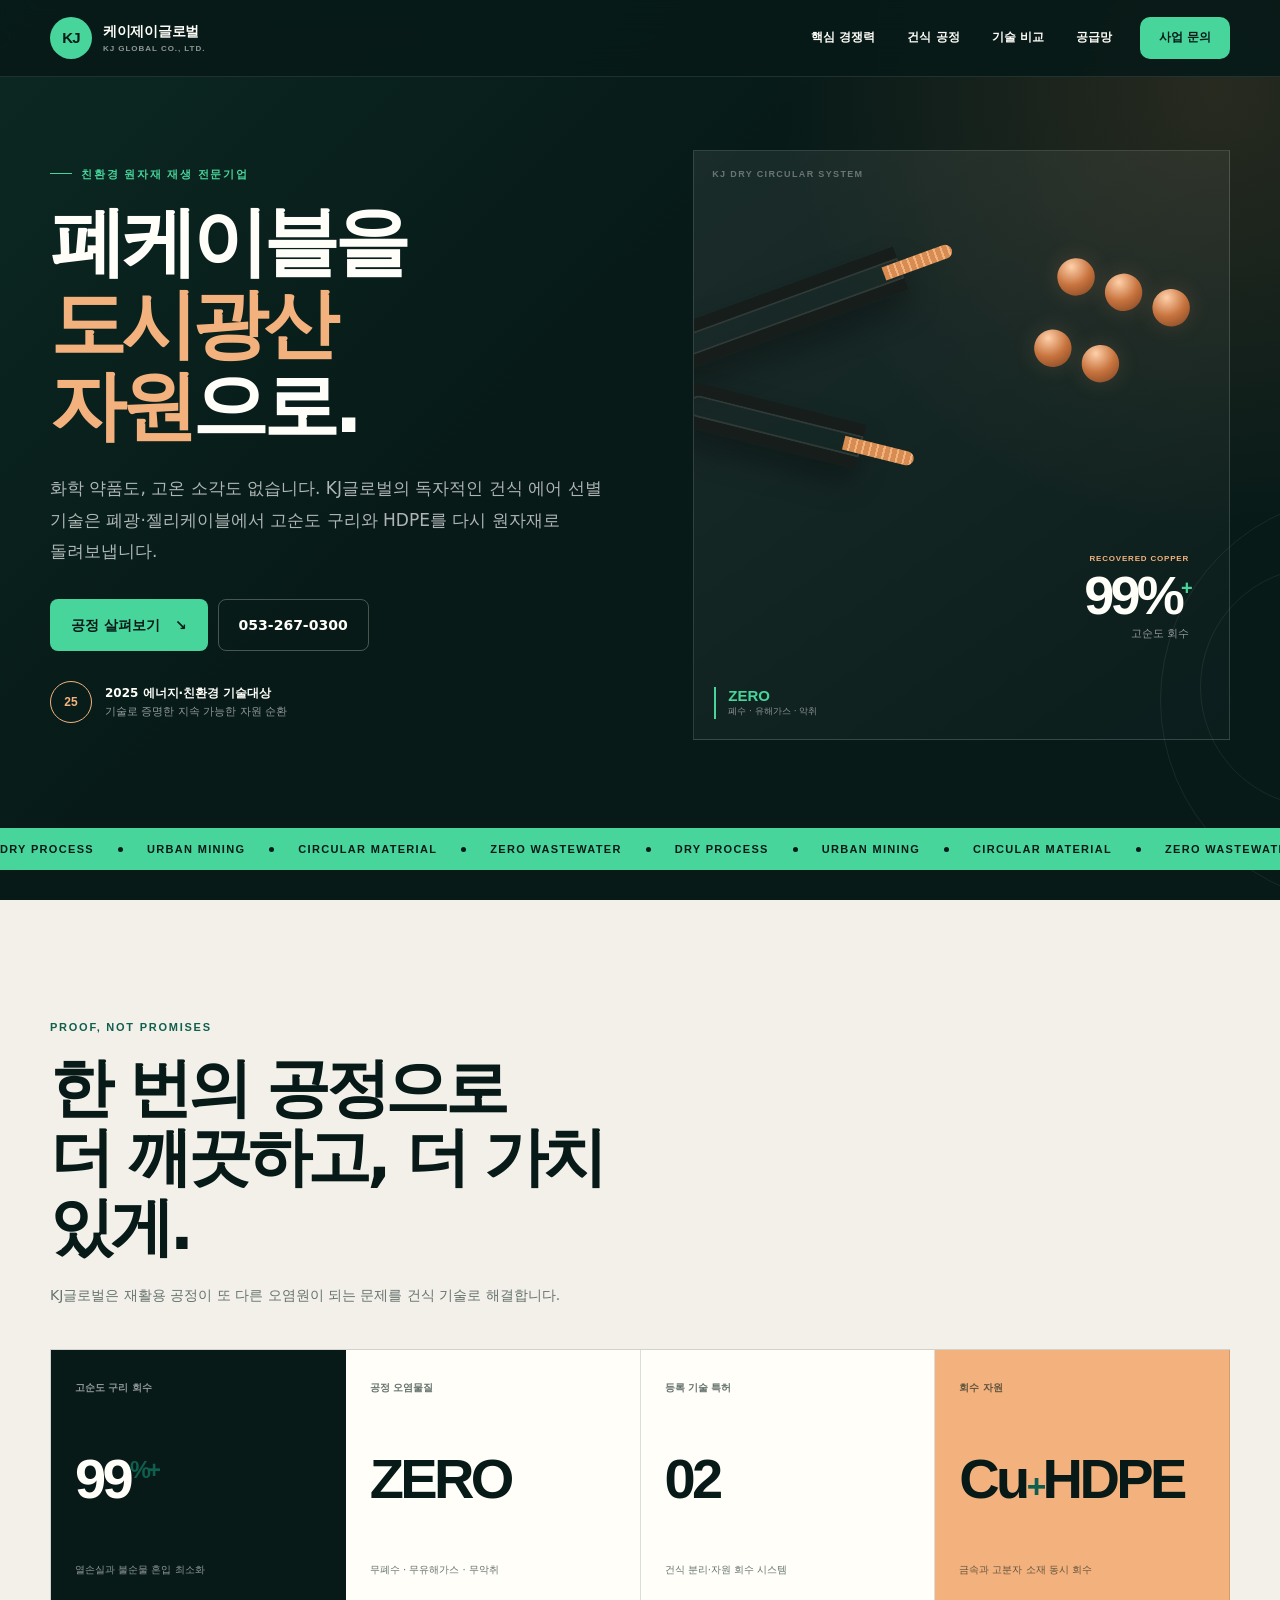
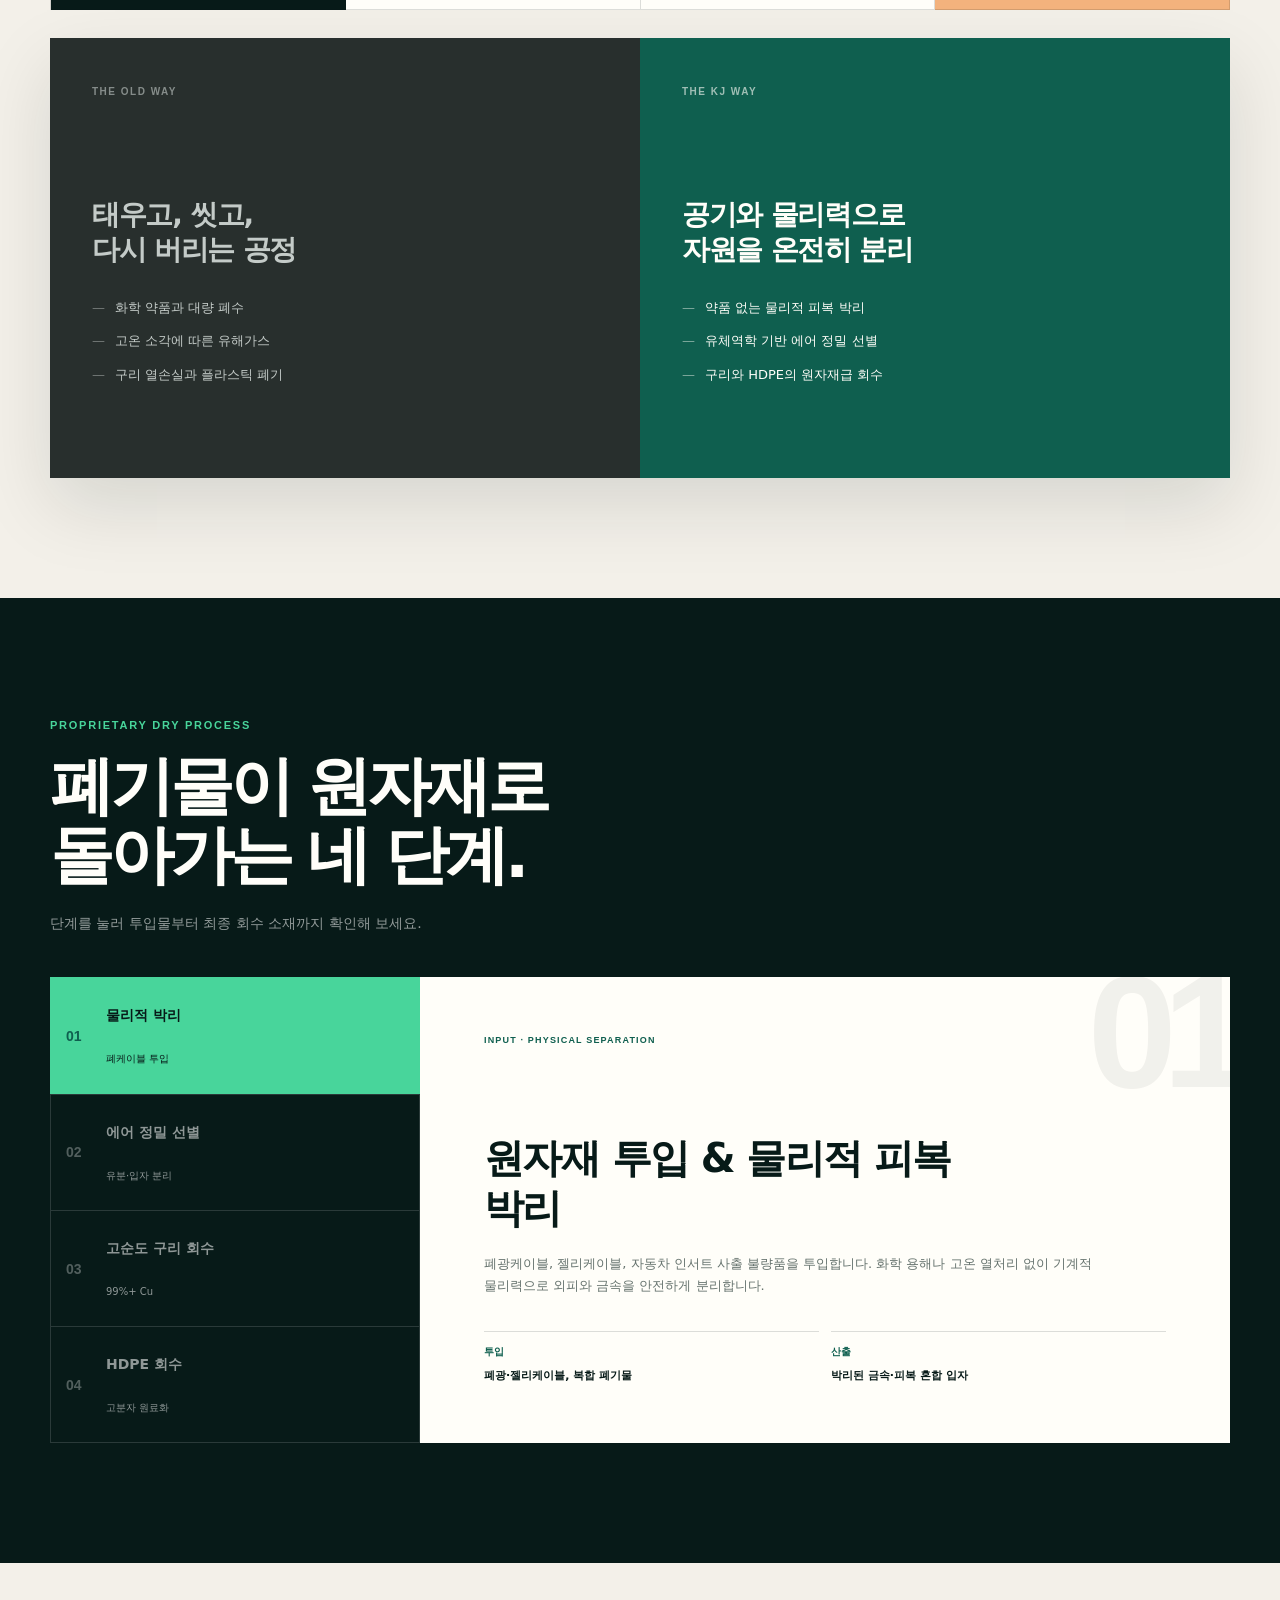
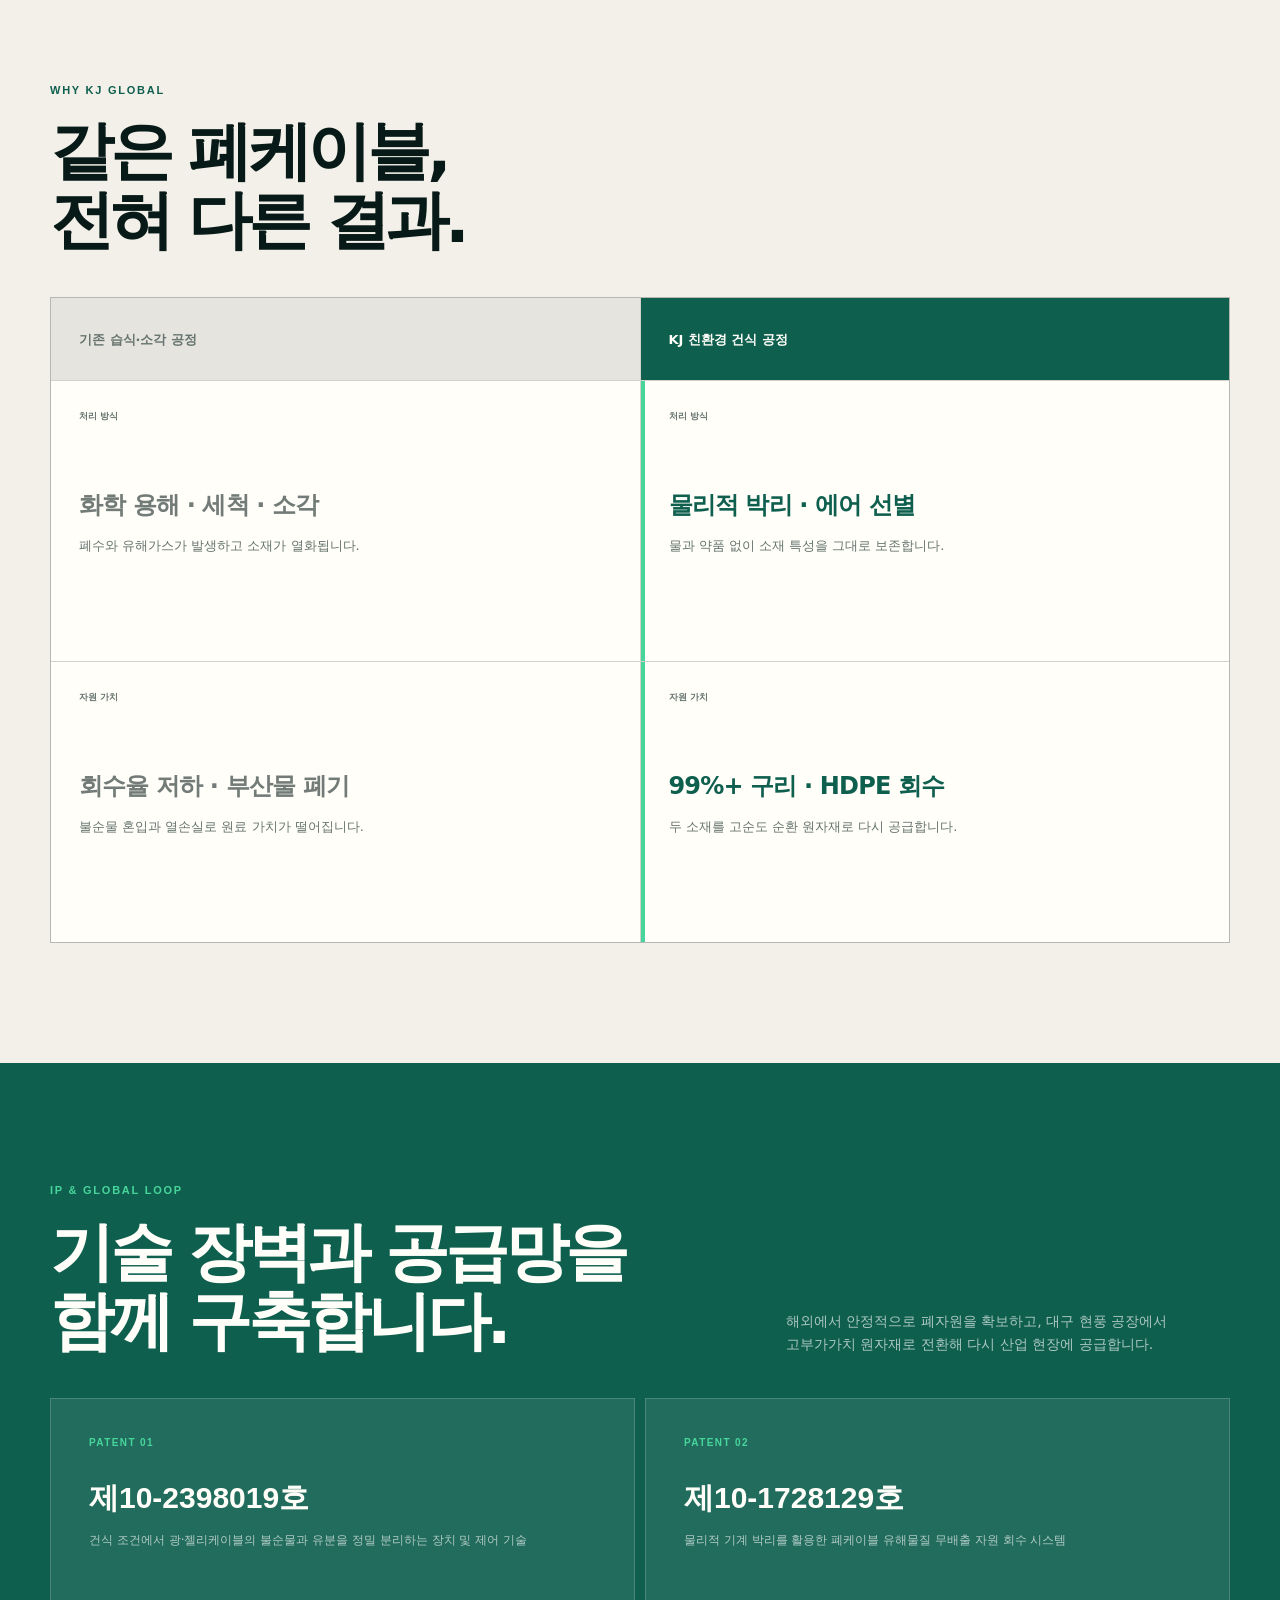
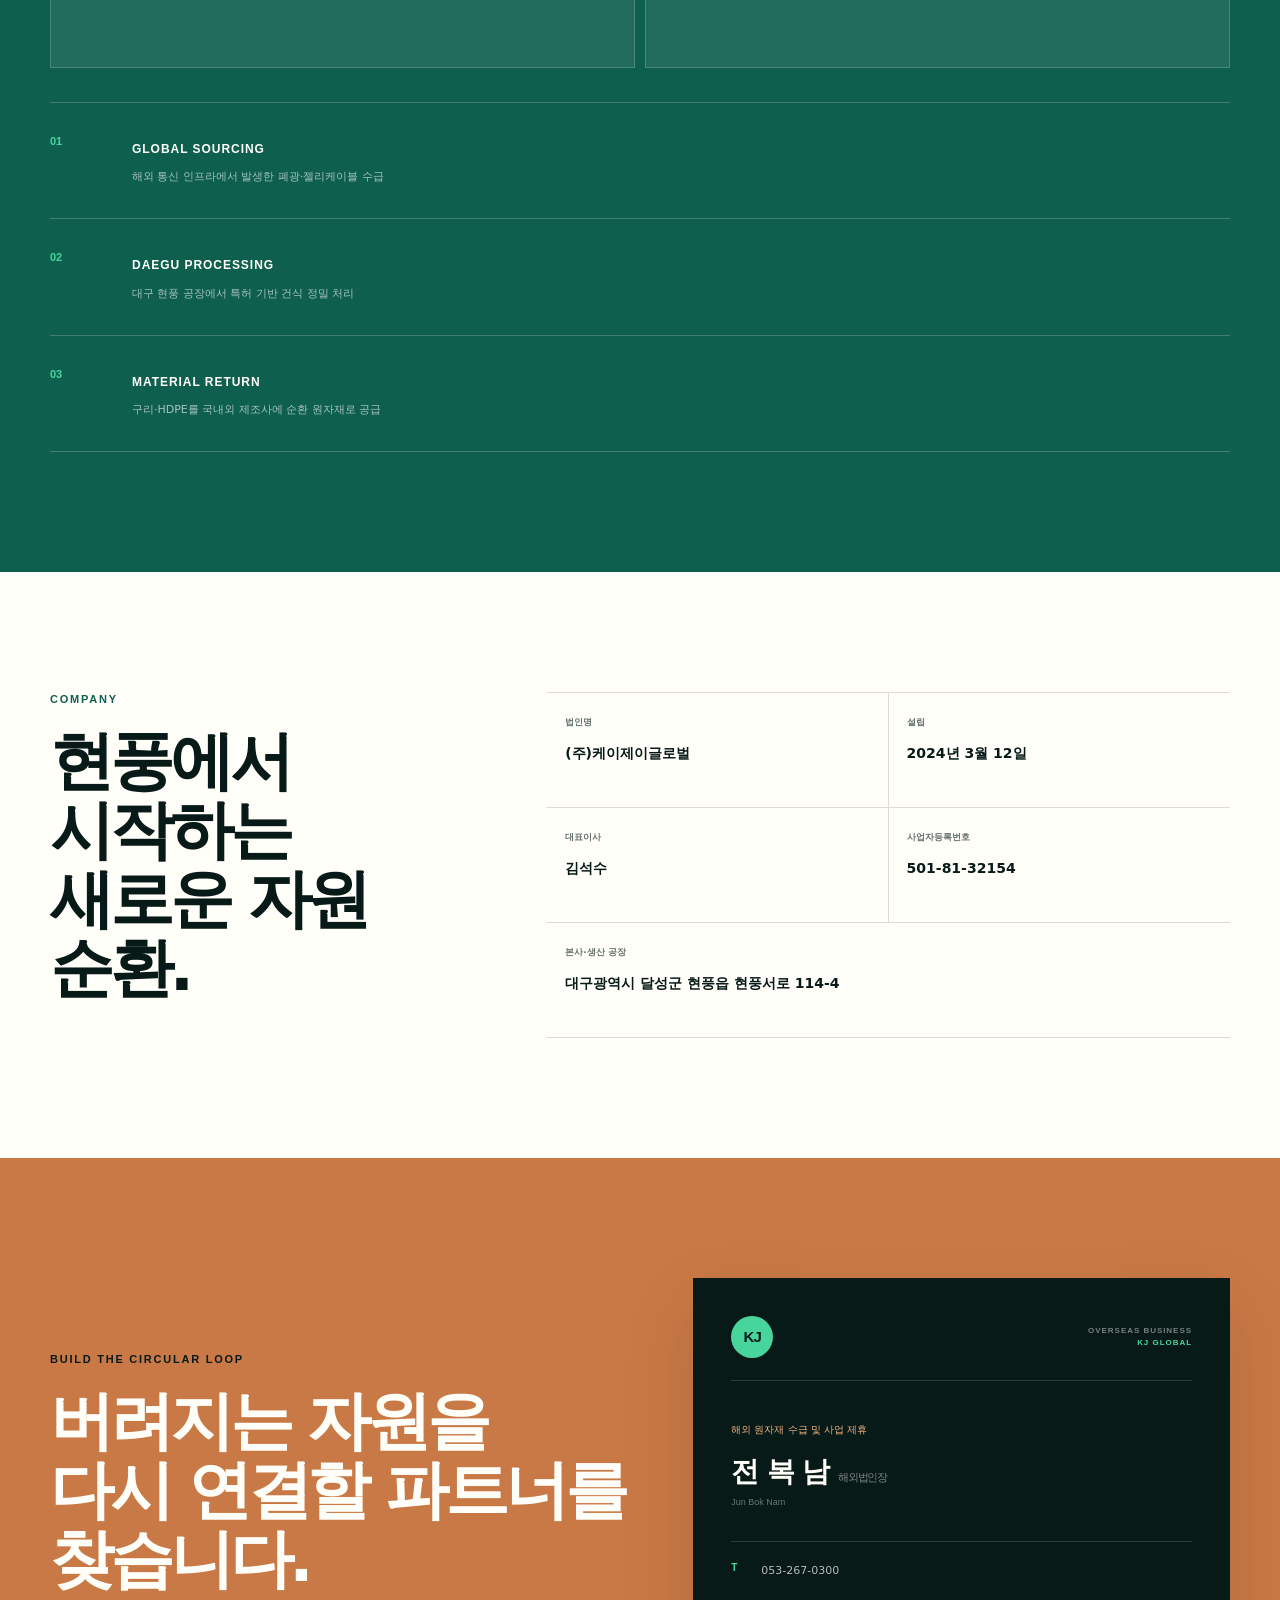
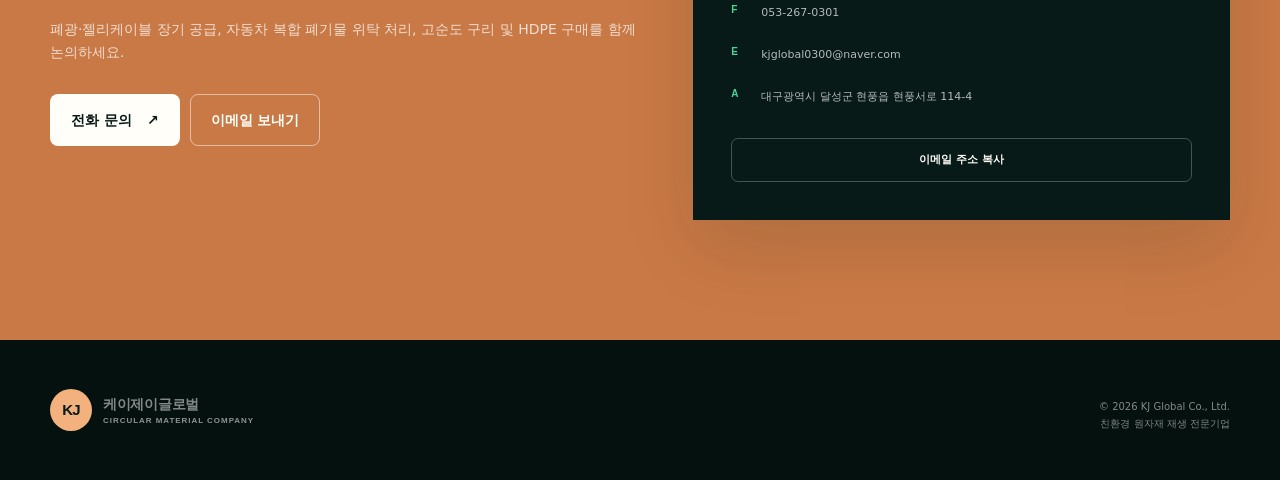
<file: NH/KJ_B/kj.html>
<!doctype html>
<html lang="ko">
<head>
  <meta charset="utf-8">
  <meta name="viewport" content="width=device-width, initial-scale=1, viewport-fit=cover">
  <meta name="theme-color" content="#071a18">
  <meta name="description" content="폐광케이블과 젤리케이블에서 고순도 구리와 HDPE를 회수하는 KJ글로벌의 무폐수 건식 자원재생 기술을 소개합니다.">
  <title>KJ글로벌 | 폐케이블을 도시광산 자원으로</title>
  <link rel="stylesheet" href="kj.css">
  <script src="kj.js" defer></script>
</head>
<body>
  <a class="skip-link" href="#main-content">본문으로 바로가기</a>

  <header class="site-header" data-header>
    <div class="header-inner">
      <a class="brand" href="#hero" aria-label="KJ글로벌 홈">
        <span class="brand-mark" aria-hidden="true">KJ</span>
        <span class="brand-copy">
          <strong>케이제이글로벌</strong>
          <small>KJ GLOBAL CO., LTD.</small>
        </span>
      </a>

      <button class="menu-toggle" id="menu-toggle" type="button" aria-controls="site-menu" aria-expanded="false" aria-label="메뉴 열기">
        <span></span><span></span><span></span>
      </button>

      <nav class="site-menu" id="site-menu" aria-label="주요 메뉴">
        <a href="#proof">핵심 경쟁력</a>
        <a href="#process">건식 공정</a>
        <a href="#comparison">기술 비교</a>
        <a href="#network">공급망</a>
        <a class="nav-cta" href="#contact">사업 문의</a>
      </nav>
    </div>
  </header>

  <main id="main-content">
    <section class="hero" id="hero" aria-labelledby="hero-title">
      <div class="hero-orbit hero-orbit-one" aria-hidden="true"></div>
      <div class="hero-orbit hero-orbit-two" aria-hidden="true"></div>
      <div class="shell hero-layout">
        <div class="hero-copy reveal">
          <p class="eyebrow"><span></span> 친환경 원자재 재생 전문기업</p>
          <h1 id="hero-title">폐케이블을<br><em>도시광산 자원</em>으로.</h1>
          <p class="hero-lead">화학 약품도, 고온 소각도 없습니다. KJ글로벌의 독자적인 건식 에어 선별 기술은 폐광·젤리케이블에서 고순도 구리와 HDPE를 다시 원자재로 돌려보냅니다.</p>
          <div class="hero-actions">
            <a class="button button-primary" href="#process">공정 살펴보기 <span aria-hidden="true">↘</span></a>
            <a class="button button-ghost" href="tel:0532670300">053-267-0300</a>
          </div>
          <div class="award-line">
            <span class="award-medal" aria-hidden="true">25</span>
            <p><strong>2025 에너지·친환경 기술대상</strong><br>기술로 증명한 지속 가능한 자원 순환</p>
          </div>
        </div>

        <div class="hero-visual reveal" aria-label="폐케이블이 구리와 재생 소재로 분리되는 순환 구조">
          <div class="material-stage">
            <div class="stage-label">KJ DRY CIRCULAR SYSTEM</div>
            <div class="cable cable-a" aria-hidden="true"></div>
            <div class="cable cable-b" aria-hidden="true"></div>
            <div class="copper-core" aria-hidden="true"><span></span><span></span><span></span><span></span><span></span></div>
            <div class="stage-result"><small>RECOVERED COPPER</small><strong>99%<sup>+</sup></strong><span>고순도 회수</span></div>
            <div class="stage-zero"><strong>ZERO</strong><span>폐수 · 유해가스 · 악취</span></div>
          </div>
        </div>
      </div>
      <div class="hero-marquee" aria-label="핵심 기술 키워드">
        <div><span>DRY PROCESS</span><i></i><span>URBAN MINING</span><i></i><span>CIRCULAR MATERIAL</span><i></i><span>ZERO WASTEWATER</span><i></i><span aria-hidden="true">DRY PROCESS</span><i aria-hidden="true"></i><span aria-hidden="true">URBAN MINING</span><i aria-hidden="true"></i><span aria-hidden="true">CIRCULAR MATERIAL</span><i aria-hidden="true"></i><span aria-hidden="true">ZERO WASTEWATER</span></div>
      </div>
    </section>

    <section class="proof section" id="proof" aria-labelledby="proof-title">
      <div class="shell">
        <div class="section-heading reveal">
          <p class="section-kicker">PROOF, NOT PROMISES</p>
          <h2 id="proof-title">한 번의 공정으로<br>더 깨끗하고, 더 가치 있게.</h2>
          <p>KJ글로벌은 재활용 공정이 또 다른 오염원이 되는 문제를 건식 기술로 해결합니다.</p>
        </div>

        <div class="metric-grid">
          <article class="metric metric-dark reveal"><p>고순도 구리 회수</p><strong>99<sup>%+</sup></strong><span>열손실과 불순물 혼입 최소화</span></article>
          <article class="metric reveal"><p>공정 오염물질</p><strong>ZERO</strong><span>무폐수 · 무유해가스 · 무악취</span></article>
          <article class="metric reveal"><p>등록 기술 특허</p><strong>02</strong><span>건식 분리·자원 회수 시스템</span></article>
          <article class="metric metric-copper reveal"><p>회수 자원</p><strong>Cu<span>+</span>HDPE</strong><span>금속과 고분자 소재 동시 회수</span></article>
        </div>

        <div class="problem-solution reveal">
          <div class="problem-panel">
            <p class="panel-label">THE OLD WAY</p><h3>태우고, 씻고,<br>다시 버리는 공정</h3>
            <ul><li>화학 약품과 대량 폐수</li><li>고온 소각에 따른 유해가스</li><li>구리 열손실과 플라스틱 폐기</li></ul>
          </div>
          <div class="solution-panel">
            <p class="panel-label">THE KJ WAY</p><h3>공기와 물리력으로<br>자원을 온전히 분리</h3>
            <ul><li>약품 없는 물리적 피복 박리</li><li>유체역학 기반 에어 정밀 선별</li><li>구리와 HDPE의 원자재급 회수</li></ul>
          </div>
        </div>
      </div>
    </section>

    <section class="process section section-dark" id="process" aria-labelledby="process-title">
      <div class="shell">
        <div class="section-heading section-heading-light reveal">
          <p class="section-kicker">PROPRIETARY DRY PROCESS</p>
          <h2 id="process-title">폐기물이 원자재로<br>돌아가는 네 단계.</h2>
          <p>단계를 눌러 투입물부터 최종 회수 소재까지 확인해 보세요.</p>
        </div>

        <div class="process-layout reveal">
          <div class="process-tabs" role="tablist" aria-label="건식 자원재생 공정">
            <button class="process-tab is-active" id="process-tab-1" type="button" role="tab" aria-selected="true" aria-controls="process-panel" data-step="1"><span>01</span><strong>물리적 박리</strong><small>폐케이블 투입</small></button>
            <button class="process-tab" id="process-tab-2" type="button" role="tab" aria-selected="false" aria-controls="process-panel" data-step="2"><span>02</span><strong>에어 정밀 선별</strong><small>유분·입자 분리</small></button>
            <button class="process-tab" id="process-tab-3" type="button" role="tab" aria-selected="false" aria-controls="process-panel" data-step="3"><span>03</span><strong>고순도 구리 회수</strong><small>99%+ Cu</small></button>
            <button class="process-tab" id="process-tab-4" type="button" role="tab" aria-selected="false" aria-controls="process-panel" data-step="4"><span>04</span><strong>HDPE 회수</strong><small>고분자 원료화</small></button>
          </div>
          <article class="process-panel" id="process-panel" role="tabpanel" aria-live="polite" aria-labelledby="process-tab-1" tabindex="0">
            <div class="process-index" data-process-index>01</div>
            <p class="process-tag" data-process-tag>INPUT · PHYSICAL SEPARATION</p>
            <h3 data-process-title>원자재 투입 &amp; 물리적 피복 박리</h3>
            <p data-process-copy>폐광케이블, 젤리케이블, 자동차 인서트 사출 불량품을 투입합니다. 화학 용해나 고온 열처리 없이 기계적 물리력으로 외피와 금속을 안전하게 분리합니다.</p>
            <dl><div><dt>투입</dt><dd data-process-input>폐광·젤리케이블, 복합 폐기물</dd></div><div><dt>산출</dt><dd data-process-output>박리된 금속·피복 혼합 입자</dd></div></dl>
          </article>
        </div>
      </div>
    </section>

    <section class="comparison section" id="comparison" aria-labelledby="comparison-title">
      <div class="shell">
        <div class="section-heading reveal"><p class="section-kicker">WHY KJ GLOBAL</p><h2 id="comparison-title">같은 폐케이블,<br>전혀 다른 결과.</h2></div>
        <div class="comparison-grid reveal">
          <div class="comparison-head muted">기존 습식·소각 공정</div><div class="comparison-head accent">KJ 친환경 건식 공정</div>
          <article class="compare-card old"><span>처리 방식</span><strong>화학 용해 · 세척 · 소각</strong><p>폐수와 유해가스가 발생하고 소재가 열화됩니다.</p></article>
          <article class="compare-card new"><span>처리 방식</span><strong>물리적 박리 · 에어 선별</strong><p>물과 약품 없이 소재 특성을 그대로 보존합니다.</p></article>
          <article class="compare-card old"><span>자원 가치</span><strong>회수율 저하 · 부산물 폐기</strong><p>불순물 혼입과 열손실로 원료 가치가 떨어집니다.</p></article>
          <article class="compare-card new"><span>자원 가치</span><strong>99%+ 구리 · HDPE 회수</strong><p>두 소재를 고순도 순환 원자재로 다시 공급합니다.</p></article>
        </div>
      </div>
    </section>

    <section class="network section" id="network" aria-labelledby="network-title">
      <div class="shell">
        <div class="network-intro reveal">
          <div class="section-heading"><p class="section-kicker">IP &amp; GLOBAL LOOP</p><h2 id="network-title">기술 장벽과 공급망을<br>함께 구축합니다.</h2></div>
          <p>해외에서 안정적으로 폐자원을 확보하고, 대구 현풍 공장에서 고부가가치 원자재로 전환해 다시 산업 현장에 공급합니다.</p>
        </div>
        <div class="patent-grid">
          <article class="patent-card reveal"><p>PATENT 01</p><strong>제10-2398019호</strong><span>건식 조건에서 광·젤리케이블의 불순물과 유분을 정밀 분리하는 장치 및 제어 기술</span></article>
          <article class="patent-card reveal"><p>PATENT 02</p><strong>제10-1728129호</strong><span>물리적 기계 박리를 활용한 폐케이블 유해물질 무배출 자원 회수 시스템</span></article>
        </div>
        <ol class="supply-flow reveal" aria-label="글로벌 자원 순환 공급망">
          <li><span>01</span><div><strong>GLOBAL SOURCING</strong><p>해외 통신 인프라에서 발생한 폐광·젤리케이블 수급</p></div></li>
          <li><span>02</span><div><strong>DAEGU PROCESSING</strong><p>대구 현풍 공장에서 특허 기반 건식 정밀 처리</p></div></li>
          <li><span>03</span><div><strong>MATERIAL RETURN</strong><p>구리·HDPE를 국내외 제조사에 순환 원자재로 공급</p></div></li>
        </ol>
      </div>
    </section>

    <section class="company section" aria-labelledby="company-title">
      <div class="shell company-grid reveal">
        <div><p class="section-kicker">COMPANY</p><h2 id="company-title">현풍에서 시작하는<br>새로운 자원 순환.</h2></div>
        <dl class="company-info">
          <div><dt>법인명</dt><dd>(주)케이제이글로벌</dd></div><div><dt>설립</dt><dd>2024년 3월 12일</dd></div>
          <div><dt>대표이사</dt><dd>김석수</dd></div><div><dt>사업자등록번호</dt><dd>501-81-32154</dd></div>
          <div class="wide"><dt>본사·생산 공장</dt><dd>대구광역시 달성군 현풍읍 현풍서로 114-4</dd></div>
        </dl>
      </div>
    </section>

    <section class="contact section" id="contact" aria-labelledby="contact-title">
      <div class="shell contact-layout">
        <div class="contact-copy reveal">
          <p class="section-kicker">BUILD THE CIRCULAR LOOP</p>
          <h2 id="contact-title">버려지는 자원을<br>다시 연결할 파트너를 찾습니다.</h2>
          <p>폐광·젤리케이블 장기 공급, 자동차 복합 폐기물 위탁 처리, 고순도 구리 및 HDPE 구매를 함께 논의하세요.</p>
          <div class="contact-actions"><a class="button button-light" href="tel:0532670300">전화 문의 <span aria-hidden="true">↗</span></a><a class="button button-outline" href="mailto:kjglobal0300@naver.com">이메일 보내기</a></div>
        </div>
        <article class="contact-card reveal">
          <div class="contact-card-head"><span class="brand-mark">KJ</span><p>OVERSEAS BUSINESS<br><strong>KJ GLOBAL</strong></p></div>
          <div class="contact-person"><small>해외 원자재 수급 및 사업 제휴</small><h3>전 복 남 <span>해외법인장</span></h3><p>Jun Bok Nam</p></div>
          <div class="contact-details">
            <a href="tel:0532670300"><span>T</span> 053-267-0300</a><p><span>F</span> 053-267-0301</p>
            <a href="mailto:kjglobal0300@naver.com"><span>E</span> kjglobal0300@naver.com</a><p><span>A</span> 대구광역시 달성군 현풍읍 현풍서로 114-4</p>
          </div>
          <button class="copy-contact" type="button" data-copy="kjglobal0300@naver.com" data-copy-label="이메일 주소">이메일 주소 복사</button>
        </article>
      </div>
    </section>
  </main>

  <footer class="site-footer"><div class="shell footer-inner"><a class="brand footer-brand" href="#hero"><span class="brand-mark">KJ</span><span class="brand-copy"><strong>케이제이글로벌</strong><small>CIRCULAR MATERIAL COMPANY</small></span></a><p>© <span id="current-year">2026</span> KJ Global Co., Ltd.<br>친환경 원자재 재생 전문기업</p></div></footer>
  <div class="mobile-contact-bar" aria-label="빠른 문의"><a href="tel:0532670300"><span aria-hidden="true">☎</span> 전화 문의</a><a href="mailto:kjglobal0300@naver.com"><span aria-hidden="true">↗</span> 이메일</a></div>
  <div class="toast" id="toast" role="status" aria-live="polite"></div>
</body>
</html>
</file>
<file: NH/KJ_B/kj.css>
:root {
  --ink: #071a18;
  --ink-soft: #12302c;
  --green: #0f5f4f;
  --green-bright: #48d59b;
  --copper: #c97945;
  --copper-light: #f3b27d;
  --paper: #f3f0e9;
  --white: #fffef9;
  --muted: #66736e;
  --line: rgba(7, 26, 24, .14);
  --shadow: 0 28px 70px rgba(7, 26, 24, .12);
  --shell: 1180px;
}

*, *::before, *::after { box-sizing: border-box; }
html { scroll-behavior: smooth; scroll-padding-top: 78px; }
body { margin: 0; color: var(--ink); background: var(--paper); font-family: "Pretendard", "Noto Sans KR", "Malgun Gothic", system-ui, sans-serif; line-height: 1.65; word-break: keep-all; -webkit-font-smoothing: antialiased; }
body.menu-open { overflow: hidden; }
a { color: inherit; text-decoration: none; }
button, a { -webkit-tap-highlight-color: transparent; }
button { color: inherit; font: inherit; }
.shell { width: min(calc(100% - 36px), var(--shell)); margin-inline: auto; }
.section { padding: 88px 0; }
.skip-link { position: fixed; top: 10px; left: 10px; z-index: 1000; padding: 12px 16px; color: var(--white); background: var(--ink); border-radius: 8px; transform: translateY(-150%); transition: transform .2s ease; }
.skip-link:focus { transform: translateY(0); }
:focus-visible { outline: 3px solid var(--copper-light); outline-offset: 3px; }

.site-header { position: fixed; inset: 0 0 auto; z-index: 100; color: var(--white); background: rgba(7, 26, 24, .9); border-bottom: 1px solid rgba(255,255,255,.1); backdrop-filter: blur(16px); }
.header-inner { width: min(calc(100% - 28px), var(--shell)); height: 68px; margin-inline: auto; display: flex; align-items: center; justify-content: space-between; }
.brand { min-height: 44px; display: inline-flex; align-items: center; gap: 11px; }
.brand-mark { width: 42px; height: 42px; display: grid; place-items: center; flex: 0 0 auto; color: var(--ink); background: var(--green-bright); border-radius: 50%; font-family: Manrope, sans-serif; font-size: 15px; font-weight: 800; letter-spacing: -.06em; }
.brand-copy { display: grid; line-height: 1.15; }
.brand-copy strong { font-size: 14px; font-weight: 800; letter-spacing: -.02em; }
.brand-copy small { margin-top: 5px; color: rgba(255,255,255,.55); font: 600 8px/1 Manrope, sans-serif; letter-spacing: .12em; }
.menu-toggle { width: 48px; min-height: 44px; padding: 12px; display: grid; align-content: center; gap: 5px; border: 0; background: transparent; cursor: pointer; }
.menu-toggle span { width: 24px; height: 2px; margin-left: auto; background: currentColor; border-radius: 3px; transition: transform .25s ease, opacity .2s ease; }
.menu-toggle span:nth-child(2) { width: 17px; }
.menu-toggle[aria-expanded="true"] span:nth-child(1) { transform: translateY(7px) rotate(45deg); }
.menu-toggle[aria-expanded="true"] span:nth-child(2) { opacity: 0; }
.menu-toggle[aria-expanded="true"] span:nth-child(3) { transform: translateY(-7px) rotate(-45deg); }
.site-menu { position: fixed; inset: 68px 0 auto; padding: 20px 18px 28px; display: grid; gap: 4px; color: var(--white); background: var(--ink); border-bottom: 1px solid rgba(255,255,255,.1); transform: translateY(-130%); visibility: hidden; opacity: 0; transition: transform .3s ease, opacity .2s ease, visibility .3s; }
.site-menu.is-open { transform: translateY(0); visibility: visible; opacity: 1; }
.site-menu a { min-height: 50px; display: flex; align-items: center; padding: 0 14px; border-bottom: 1px solid rgba(255,255,255,.08); font-size: 15px; font-weight: 600; }
.site-menu .nav-cta { margin-top: 10px; justify-content: center; color: var(--ink); background: var(--green-bright); border: 0; border-radius: 10px; }

.hero { position: relative; min-height: 100svh; padding: 116px 0 0; overflow: hidden; color: var(--white); background: var(--ink); }
.hero::before { content: ""; position: absolute; inset: 0; background: linear-gradient(135deg, rgba(72,213,155,.08), transparent 42%), radial-gradient(circle at 95% 10%, rgba(201,121,69,.17), transparent 30%); }
.hero-layout { position: relative; z-index: 2; display: grid; gap: 56px; }
.eyebrow, .section-kicker { margin: 0 0 20px; color: var(--green); font: 800 11px/1.3 Manrope, sans-serif; letter-spacing: .16em; }
.hero .eyebrow { color: var(--green-bright); display: flex; align-items: center; gap: 9px; }
.eyebrow span { width: 22px; height: 1px; background: currentColor; }
.hero h1, .section-heading h2, .network h2, .company h2, .contact h2 { margin: 0; font-size: clamp(40px, 12vw, 72px); line-height: 1.08; letter-spacing: -.065em; font-weight: 900; }
.hero h1 em { color: var(--copper-light); font-style: normal; }
.hero-lead { max-width: 660px; margin: 26px 0 0; color: rgba(255,255,255,.68); font-size: 16px; line-height: 1.85; }
.hero-actions { margin-top: 32px; display: grid; gap: 10px; }
.button { min-height: 52px; padding: 0 20px; display: inline-flex; align-items: center; justify-content: center; gap: 15px; border: 1px solid transparent; border-radius: 8px; font-size: 14px; font-weight: 800; transition: transform .2s ease, background .2s ease, border-color .2s ease; }
.button:active { transform: scale(.98); }
.button-primary { color: var(--ink); background: var(--green-bright); }
.button-ghost { color: var(--white); border-color: rgba(255,255,255,.26); }
.award-line { margin-top: 30px; display: flex; align-items: center; gap: 13px; color: rgba(255,255,255,.55); font-size: 11px; line-height: 1.6; }
.award-line p { margin: 0; }
.award-line strong { color: var(--white); font-size: 12px; }
.award-medal { width: 42px; height: 42px; display: grid; place-items: center; flex: 0 0 auto; border: 1px solid var(--copper-light); border-radius: 50%; color: var(--copper-light); font: 800 12px Manrope, sans-serif; }
.hero-visual { min-height: 390px; position: relative; }
.material-stage { position: relative; height: 390px; overflow: hidden; border: 1px solid rgba(255,255,255,.14); background: linear-gradient(145deg, rgba(255,255,255,.08), rgba(255,255,255,.015)); }
.stage-label { position: absolute; top: 18px; left: 18px; color: rgba(255,255,255,.35); font: 700 9px Manrope, sans-serif; letter-spacing: .15em; }
.cable { position: absolute; height: 46px; border: 12px solid #161d1b; border-right: 0; border-radius: 40px 0 0 40px; box-shadow: inset 0 0 0 2px #303936, 0 16px 30px rgba(0,0,0,.3); transform: rotate(-20deg); }
.cable::after { content: ""; position: absolute; top: 4px; right: -54px; width: 72px; height: 14px; background: repeating-linear-gradient(90deg, #d88c52 0 5px, #f0b37d 5px 7px); border-radius: 0 20px 20px 0; }
.cable-a { top: 94px; left: -55px; width: 220px; }
.cable-b { top: 176px; left: -20px; width: 145px; transform: rotate(14deg); }
.copper-core { position: absolute; top: 93px; right: 48px; width: 114px; height: 114px; display: grid; grid-template-columns: repeat(3, 1fr); gap: 5px; place-items: center; transform: rotate(18deg); }
.copper-core span { width: 30px; aspect-ratio: 1; border-radius: 50%; background: radial-gradient(circle at 30% 28%, #ffd0a9, #c7733e 50%, #784020 100%); box-shadow: 0 0 18px rgba(243,178,125,.15); }
.stage-result { position: absolute; right: 25px; bottom: 78px; display: grid; text-align: right; line-height: 1; }
.stage-result small { color: var(--copper-light); font: 700 8px Manrope, sans-serif; letter-spacing: .1em; }
.stage-result strong { margin-top: 8px; font: 800 54px/.9 Manrope, sans-serif; letter-spacing: -.07em; }
.stage-result sup { color: var(--green-bright); font-size: 20px; }
.stage-result span { margin-top: 8px; color: rgba(255,255,255,.55); font-size: 11px; }
.stage-zero { position: absolute; left: 20px; bottom: 20px; display: grid; padding-left: 12px; border-left: 2px solid var(--green-bright); }
.stage-zero strong { color: var(--green-bright); font: 800 15px Manrope, sans-serif; }
.stage-zero span { color: rgba(255,255,255,.52); font-size: 9px; }
.hero-orbit { position: absolute; border: 1px solid rgba(255,255,255,.07); border-radius: 50%; pointer-events: none; }
.hero-orbit-one { width: 410px; height: 410px; top: 55%; right: -290px; }
.hero-orbit-two { width: 240px; height: 240px; top: 63%; right: -160px; }
.hero-marquee { position: relative; z-index: 3; margin-top: 48px; padding: 15px 0; overflow: hidden; color: var(--ink); background: var(--green-bright); }
.hero-marquee div { width: max-content; display: flex; align-items: center; gap: 24px; animation: marquee 24s linear infinite; }
.hero-marquee span { font: 800 11px Manrope, sans-serif; letter-spacing: .12em; }
.hero-marquee i { width: 5px; height: 5px; border-radius: 50%; background: var(--ink); }
@keyframes marquee { to { transform: translateX(-50%); } }

.section-heading { max-width: 700px; }
.section-heading h2, .network h2, .company h2, .contact h2 { font-size: clamp(34px, 9.2vw, 64px); }
.section-heading > p:last-child { margin: 22px 0 0; max-width: 580px; color: var(--muted); font-size: 14px; }
.metric-grid { margin-top: 42px; display: grid; grid-template-columns: 1fr 1fr; border-top: 1px solid var(--line); border-left: 1px solid var(--line); }
.metric { min-height: 190px; padding: 22px 16px; display: flex; flex-direction: column; justify-content: space-between; background: var(--white); border-right: 1px solid var(--line); border-bottom: 1px solid var(--line); }
.metric p, .metric span { margin: 0; color: var(--muted); font-size: 10px; }
.metric p { font-weight: 700; }
.metric strong { font: 800 clamp(28px, 8vw, 52px)/1 Manrope, sans-serif; letter-spacing: -.065em; }
.metric sup { color: var(--green); font-size: .42em; }
.metric strong span { color: var(--green); font-size: .6em; }
.metric-dark { color: var(--white); background: var(--ink); }
.metric-dark p, .metric-dark span { color: rgba(255,255,255,.55); }
.metric-copper { color: var(--ink); background: var(--copper-light); }
.metric-copper p, .metric-copper span { color: rgba(7,26,24,.62); }
.problem-solution { margin-top: 28px; display: grid; box-shadow: var(--shadow); }
.problem-panel, .solution-panel { min-height: 330px; padding: 34px 24px; }
.problem-panel { color: #c4cbc8; background: #282f2d; }
.solution-panel { color: var(--white); background: var(--green); }
.panel-label { margin: 0 0 56px; font: 700 10px Manrope, sans-serif; letter-spacing: .15em; opacity: .6; }
.problem-solution h3 { margin: 0; font-size: 28px; line-height: 1.25; letter-spacing: -.045em; }
.problem-solution ul { margin: 30px 0 0; padding: 0; display: grid; gap: 12px; list-style: none; font-size: 13px; }
.problem-solution li::before { content: "—"; margin-right: 10px; opacity: .5; }

.section-dark { color: var(--white); background: var(--ink); }
.section-heading-light .section-kicker { color: var(--green-bright); }
.section-heading-light > p:last-child { color: rgba(255,255,255,.56); }
.process-layout { margin-top: 42px; }
.process-tabs { display: grid; gap: 8px; }
.process-tab { min-height: 76px; padding: 14px 15px; display: grid; grid-template-columns: 40px 1fr; grid-template-rows: auto auto; align-items: center; text-align: left; color: rgba(255,255,255,.55); background: transparent; border: 1px solid rgba(255,255,255,.14); cursor: pointer; transition: color .2s, background .2s, border-color .2s; }
.process-tab > span { grid-row: 1 / 3; color: rgba(255,255,255,.3); font: 800 14px Manrope, sans-serif; }
.process-tab strong { font-size: 14px; }
.process-tab small { font-size: 10px; }
.process-tab.is-active { color: var(--ink); background: var(--green-bright); border-color: var(--green-bright); }
.process-tab.is-active > span { color: var(--green); }
.process-panel { min-height: 390px; padding: 28px 22px; position: relative; overflow: hidden; color: var(--ink); background: var(--white); }
.process-index { position: absolute; right: -7px; top: -25px; color: rgba(7,26,24,.055); font: 800 160px/1 Manrope, sans-serif; letter-spacing: -.09em; }
.process-tag { position: relative; z-index: 1; margin: 0 0 56px; color: var(--green); font: 800 9px Manrope, sans-serif; letter-spacing: .13em; }
.process-panel h3 { position: relative; z-index: 1; margin: 0; max-width: 520px; font-size: 30px; line-height: 1.25; letter-spacing: -.04em; }
.process-panel > p:not(.process-tag) { position: relative; z-index: 1; margin: 20px 0 0; max-width: 620px; color: var(--muted); font-size: 13px; }
.process-panel dl { position: relative; z-index: 1; margin: 35px 0 0; display: grid; grid-template-columns: 1fr 1fr; gap: 12px; }
.process-panel dl div { padding-top: 12px; border-top: 1px solid var(--line); }
.process-panel dt { color: var(--green); font-size: 10px; font-weight: 800; }
.process-panel dd { margin: 6px 0 0; font-size: 11px; font-weight: 700; }

.comparison-grid { margin-top: 42px; display: grid; grid-template-columns: 1fr 1fr; gap: 1px; background: var(--line); border: 1px solid var(--line); }
.comparison-head { min-height: 64px; padding: 14px; display: flex; align-items: center; font-size: 11px; font-weight: 800; }
.comparison-head.muted { color: var(--muted); background: #e5e4df; }
.comparison-head.accent { color: var(--white); background: var(--green); }
.compare-card { min-height: 220px; padding: 18px 14px; background: var(--white); }
.compare-card span { display: block; color: var(--muted); font-size: 9px; font-weight: 800; }
.compare-card strong { display: block; margin-top: 35px; font-size: 16px; line-height: 1.4; letter-spacing: -.035em; }
.compare-card p { margin: 12px 0 0; color: var(--muted); font-size: 11px; }
.compare-card.new { box-shadow: inset 4px 0 var(--green-bright); }
.compare-card.new strong { color: var(--green); }
.compare-card.old strong { color: #727b77; }

.network { color: var(--white); background: var(--green); }
.network .section-kicker { color: var(--green-bright); }
.network-intro > p { margin: 28px 0 0; max-width: 600px; color: rgba(255,255,255,.65); font-size: 14px; }
.patent-grid { margin-top: 42px; display: grid; gap: 10px; }
.patent-card { min-height: 210px; padding: 28px 24px; display: flex; flex-direction: column; background: rgba(255,255,255,.08); border: 1px solid rgba(255,255,255,.18); }
.patent-card p { margin: 0; color: var(--green-bright); font: 800 10px Manrope, sans-serif; letter-spacing: .14em; }
.patent-card strong { margin-top: 30px; font: 700 24px Manrope, sans-serif; }
.patent-card span { margin-top: 12px; color: rgba(255,255,255,.64); font-size: 12px; }
.supply-flow { margin: 34px 0 0; padding: 0; list-style: none; border-top: 1px solid rgba(255,255,255,.2); }
.supply-flow li { padding: 24px 0; display: grid; grid-template-columns: 42px 1fr; gap: 12px; border-bottom: 1px solid rgba(255,255,255,.2); }
.supply-flow > li > span { color: var(--green-bright); font: 800 11px Manrope, sans-serif; }
.supply-flow strong { font: 800 12px Manrope, sans-serif; letter-spacing: .08em; }
.supply-flow p { margin: 7px 0 0; color: rgba(255,255,255,.62); font-size: 11px; }

.company { background: var(--white); }
.company-grid { display: grid; gap: 42px; }
.company-info { margin: 0; display: grid; grid-template-columns: 1fr 1fr; border-top: 1px solid var(--line); }
.company-info div { min-height: 100px; padding: 18px 12px; border-right: 1px solid var(--line); border-bottom: 1px solid var(--line); }
.company-info div:nth-child(even), .company-info .wide { border-right: 0; }
.company-info .wide { grid-column: 1 / -1; }
.company-info dt { color: var(--muted); font-size: 9px; font-weight: 700; }
.company-info dd { margin: 12px 0 0; font-size: 12px; font-weight: 800; }

.contact { padding-bottom: 120px; color: var(--white); background: var(--copper); }
.contact .section-kicker { color: var(--ink); }
.contact-layout { display: grid; gap: 50px; }
.contact-copy > p:not(.section-kicker) { margin: 24px 0 0; color: rgba(255,255,255,.75); font-size: 14px; }
.contact-actions { margin-top: 30px; display: grid; gap: 10px; }
.button-light { color: var(--ink); background: var(--white); }
.button-outline { color: var(--white); border-color: rgba(255,255,255,.5); }
.contact-card { padding: 26px 22px; color: var(--white); background: var(--ink); box-shadow: var(--shadow); }
.contact-card-head { padding-bottom: 22px; display: flex; align-items: center; justify-content: space-between; border-bottom: 1px solid rgba(255,255,255,.14); }
.contact-card-head p { margin: 0; text-align: right; color: rgba(255,255,255,.45); font: 600 8px/1.5 Manrope, sans-serif; letter-spacing: .12em; }
.contact-card-head strong { color: var(--green-bright); }
.contact-person { padding: 34px 0; }
.contact-person small { color: var(--copper-light); font-size: 10px; }
.contact-person h3 { margin: 7px 0 0; font-size: 28px; letter-spacing: -.04em; }
.contact-person h3 span { color: rgba(255,255,255,.48); font-size: 11px; font-weight: 500; }
.contact-person p { margin: 2px 0 0; color: rgba(255,255,255,.4); font: 500 9px Manrope, sans-serif; }
.contact-details { padding-top: 20px; display: grid; gap: 12px; border-top: 1px solid rgba(255,255,255,.14); }
.contact-details a, .contact-details p { min-height: 30px; margin: 0; display: flex; align-items: flex-start; gap: 12px; color: rgba(255,255,255,.7); font-size: 11px; }
.contact-details span { width: 18px; flex: 0 0 auto; color: var(--green-bright); font: 800 10px Manrope, sans-serif; }
.copy-contact { width: 100%; min-height: 44px; margin-top: 20px; color: var(--white); background: transparent; border: 1px solid rgba(255,255,255,.25); border-radius: 7px; font-size: 11px; font-weight: 700; cursor: pointer; }

.site-footer { padding: 48px 0 100px; color: rgba(255,255,255,.5); background: #04110f; }
.footer-inner { display: grid; gap: 28px; }
.footer-inner p { margin: 0; font-size: 10px; }
.footer-brand .brand-mark { background: var(--copper-light); }
.mobile-contact-bar { position: fixed; z-index: 90; inset: auto 0 0; padding: 8px max(10px, env(safe-area-inset-left)) calc(8px + env(safe-area-inset-bottom)); display: grid; grid-template-columns: 1.15fr .85fr; gap: 7px; color: var(--white); background: rgba(7,26,24,.94); border-top: 1px solid rgba(255,255,255,.12); backdrop-filter: blur(12px); }
.mobile-contact-bar a { min-height: 48px; display: flex; align-items: center; justify-content: center; gap: 8px; border: 1px solid rgba(255,255,255,.2); border-radius: 8px; font-size: 13px; font-weight: 800; }
.mobile-contact-bar a:first-child { color: var(--ink); background: var(--green-bright); border-color: var(--green-bright); }
.toast { position: fixed; z-index: 200; left: 50%; bottom: 82px; width: max-content; max-width: calc(100% - 36px); padding: 12px 16px; color: var(--white); background: var(--ink-soft); border: 1px solid rgba(255,255,255,.18); border-radius: 8px; box-shadow: var(--shadow); font-size: 11px; font-weight: 700; opacity: 0; transform: translate(-50%, 14px); pointer-events: none; transition: opacity .2s, transform .2s; }
.toast.is-visible { opacity: 1; transform: translate(-50%, 0); }
.reveal { opacity: 1; transform: none; }
.reveal.is-visible { opacity: 1; transform: none; }

@media (min-width: 768px) {
  .shell { width: min(calc(100% - 64px), var(--shell)); }
  .section { padding: 120px 0; }
  .header-inner { width: min(calc(100% - 48px), var(--shell)); height: 76px; }
  .menu-toggle { display: none; }
  .site-menu { position: static; padding: 0; display: flex; align-items: center; gap: 8px; background: transparent; border: 0; transform: none; visibility: visible; opacity: 1; }
  .site-menu a { min-height: 44px; padding: 0 12px; border: 0; font-size: 12px; }
  .site-menu .nav-cta { min-height: 42px; margin: 0 0 0 8px; padding-inline: 19px; }
  .hero { padding-top: 150px; }
  .hero-layout { grid-template-columns: 1.05fr .95fr; align-items: center; gap: 50px; }
  .hero-actions { grid-template-columns: max-content max-content; }
  .hero-visual, .material-stage { min-height: 520px; height: 520px; }
  .cable-a { top: 140px; width: 270px; }
  .cable-b { top: 250px; width: 190px; }
  .copper-core { top: 120px; right: 60px; transform: scale(1.25) rotate(18deg); }
  .stage-result { right: 40px; bottom: 100px; }
  .hero-marquee { margin-top: 88px; }
  .metric-grid { grid-template-columns: repeat(4, 1fr); }
  .metric { min-height: 260px; padding: 30px 24px; }
  .problem-solution { grid-template-columns: 1fr 1fr; }
  .problem-panel, .solution-panel { min-height: 440px; padding: 48px 42px; }
  .panel-label { margin-bottom: 100px; }
  .process-layout { display: grid; grid-template-columns: 330px 1fr; }
  .process-tabs { gap: 0; }
  .process-tab { min-height: 105px; border-bottom: 0; }
  .process-tab:last-child { border-bottom: 1px solid rgba(255,255,255,.14); }
  .process-panel { min-height: 420px; padding: 48px; }
  .process-tag { margin-bottom: 88px; }
  .process-panel h3 { font-size: 40px; }
  .comparison-head { min-height: 82px; padding: 22px 28px; font-size: 13px; }
  .compare-card { min-height: 280px; padding: 28px; }
  .compare-card strong { margin-top: 65px; font-size: 24px; }
  .compare-card p { font-size: 13px; }
  .network-intro { display: grid; grid-template-columns: 1.2fr .8fr; gap: 70px; align-items: end; }
  .network-intro > p { margin: 0; }
  .patent-grid { grid-template-columns: 1fr 1fr; }
  .patent-card { min-height: 270px; padding: 38px; }
  .supply-flow li { grid-template-columns: 70px 1fr; padding: 32px 0; }
  .company-grid { grid-template-columns: .8fr 1.2fr; align-items: start; }
  .company-info div { min-height: 115px; padding: 22px 18px; }
  .company-info dd { font-size: 14px; }
  .contact { padding-bottom: 120px; }
  .contact-layout { grid-template-columns: 1.05fr .95fr; align-items: center; }
  .contact-actions { grid-template-columns: max-content max-content; }
  .contact-card { padding: 38px; transform: rotate(1.2deg); }
  .footer-inner { grid-template-columns: 1fr 1fr; align-items: end; }
  .footer-inner > p { text-align: right; }
  .mobile-contact-bar { display: none; }
  .site-footer { padding-bottom: 48px; }
  .toast { bottom: 30px; }
}

@media (min-width: 1100px) {
  .hero { min-height: 900px; }
  .hero h1 { font-size: 76px; }
  .hero-lead { font-size: 17px; }
  .hero-visual, .material-stage { min-height: 590px; height: 590px; }
  .metric strong { font-size: 56px; }
  .process-layout { grid-template-columns: 370px 1fr; }
  .process-panel { padding: 58px 64px; }
  .patent-card strong { font-size: 30px; }
  .site-menu a:hover { color: var(--green-bright); }
  .button:hover { transform: translateY(-2px); }
  .copy-contact:hover { color: var(--ink); background: var(--green-bright); border-color: var(--green-bright); }
}

@media (prefers-reduced-motion: reduce) {
  html { scroll-behavior: auto; }
  *, *::before, *::after { animation-duration: .01ms !important; animation-iteration-count: 1 !important; transition-duration: .01ms !important; }
  .reveal { opacity: 1; transform: none; }
}

@media print {
  .site-header, .mobile-contact-bar, .toast, .hero-marquee { display: none !important; }
  .hero { min-height: auto; padding-top: 40px; }
  .section { padding: 48px 0; break-inside: avoid; }
  .reveal { opacity: 1; transform: none; }
}
</file>
